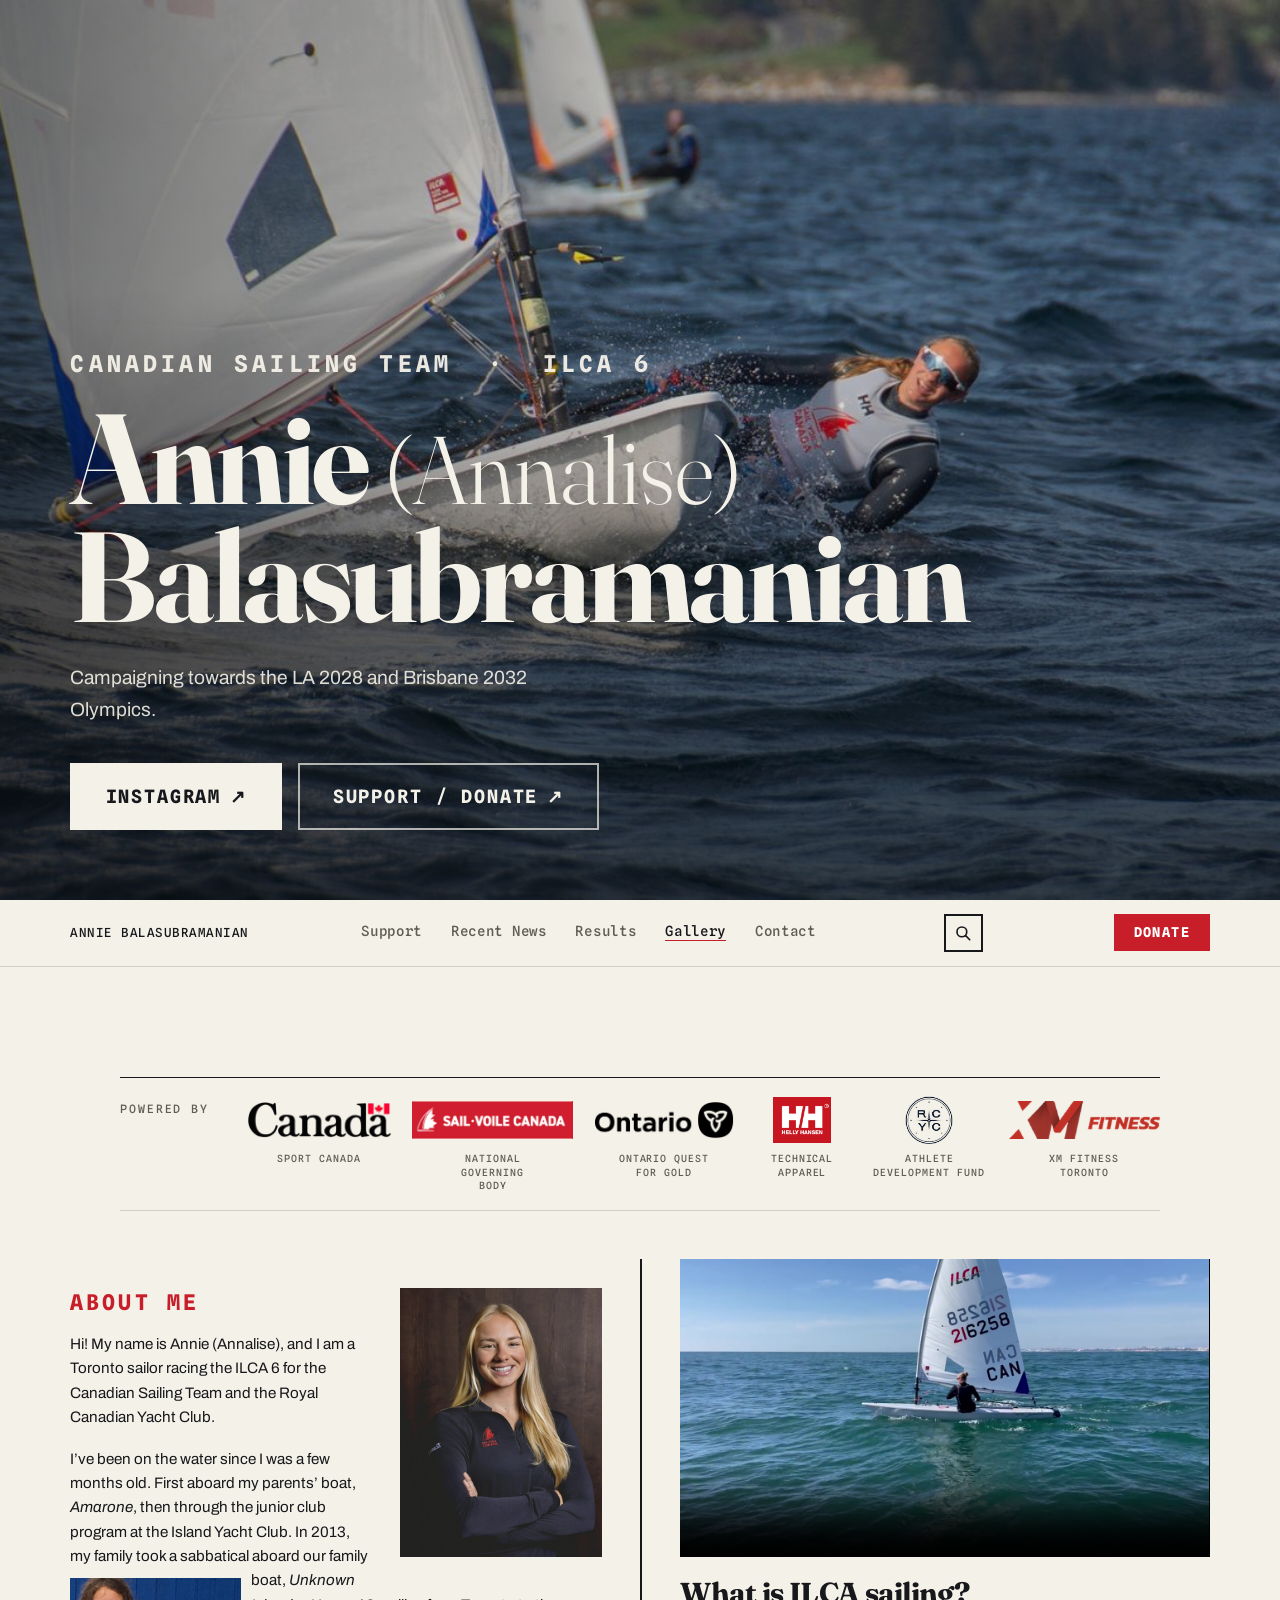
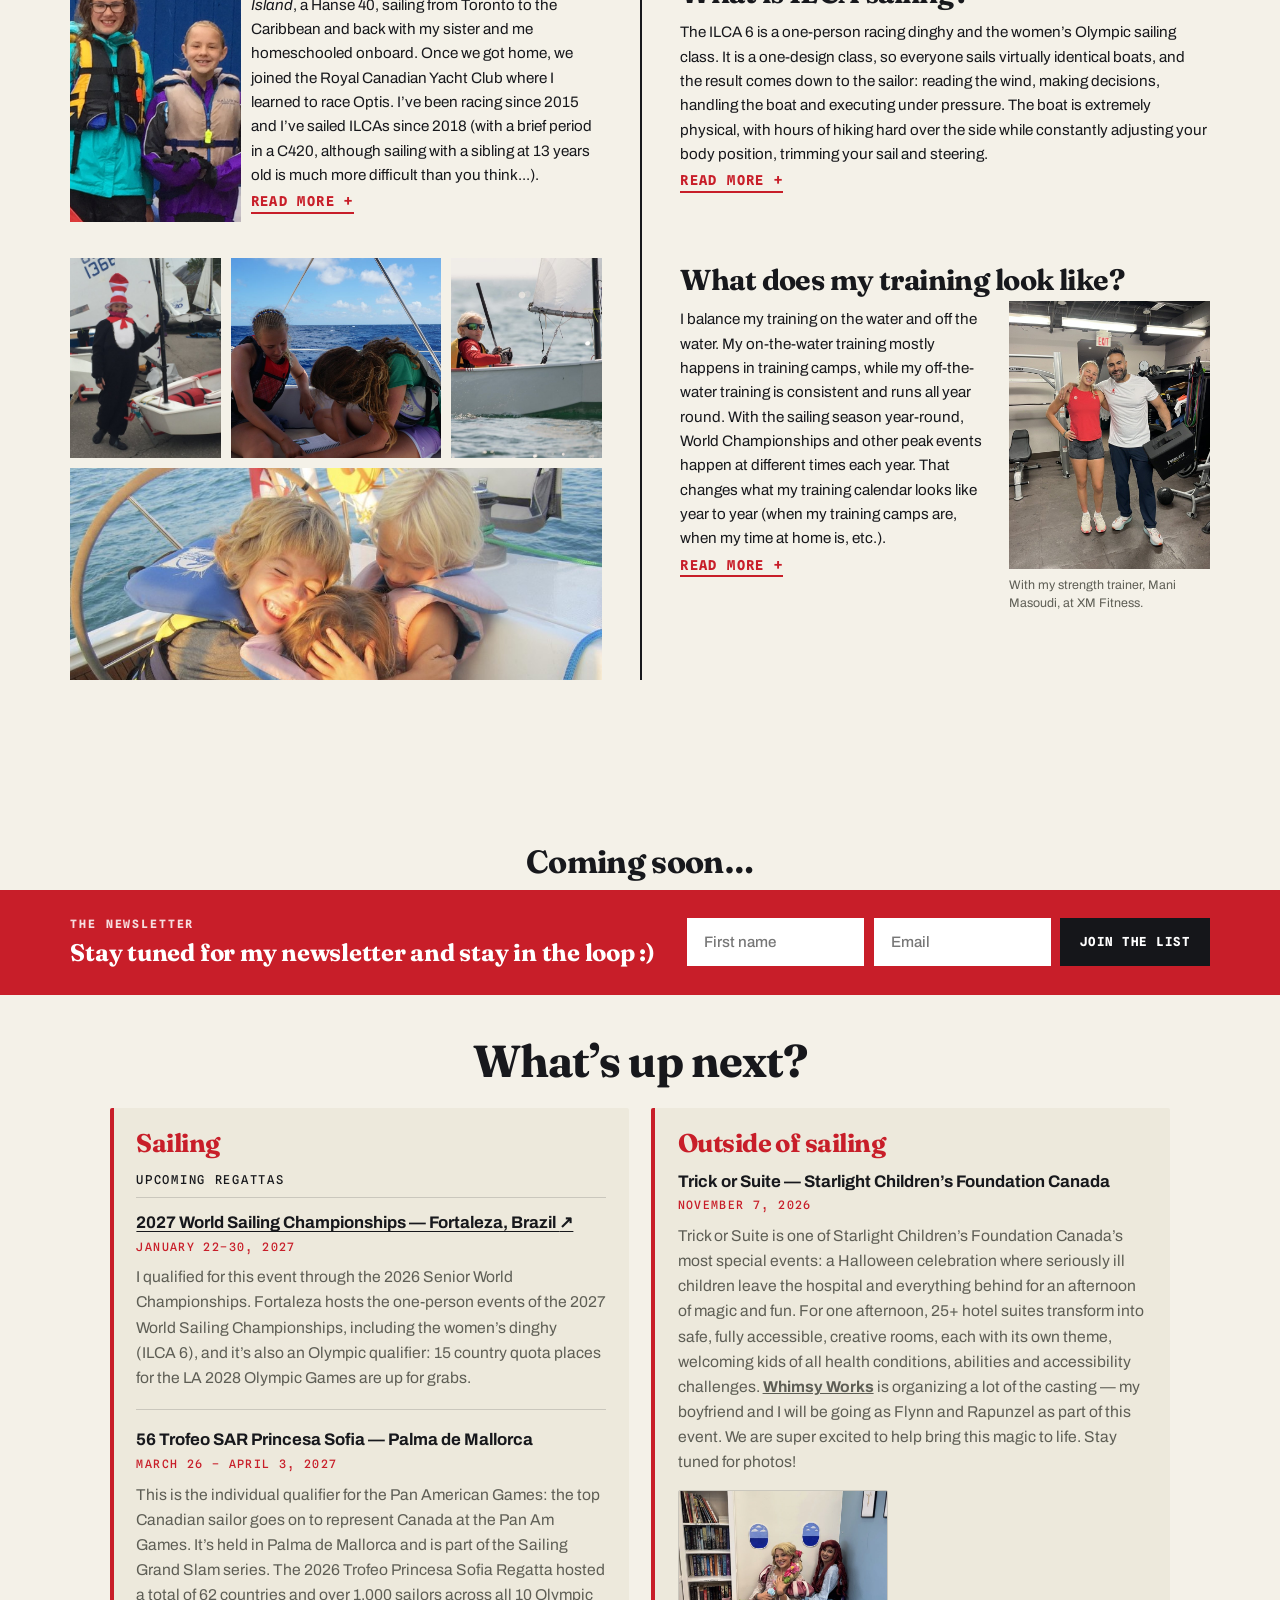
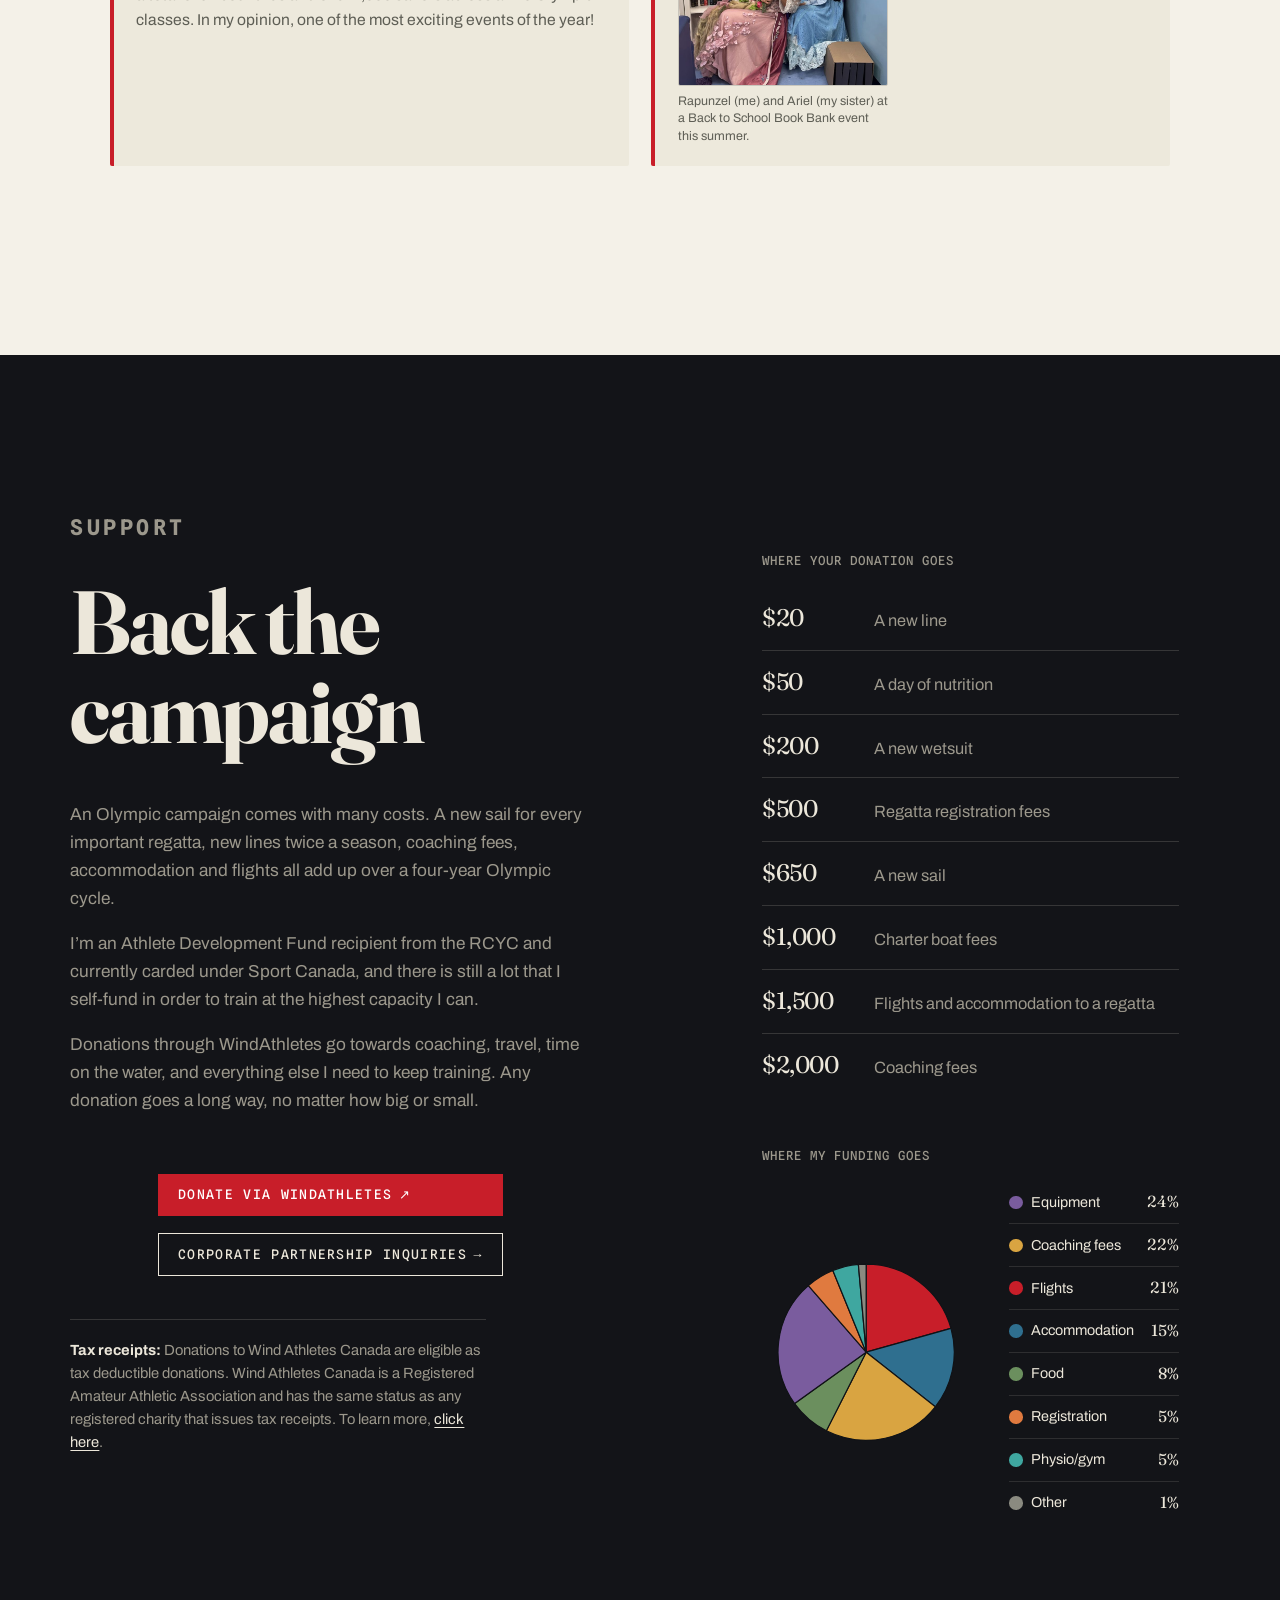
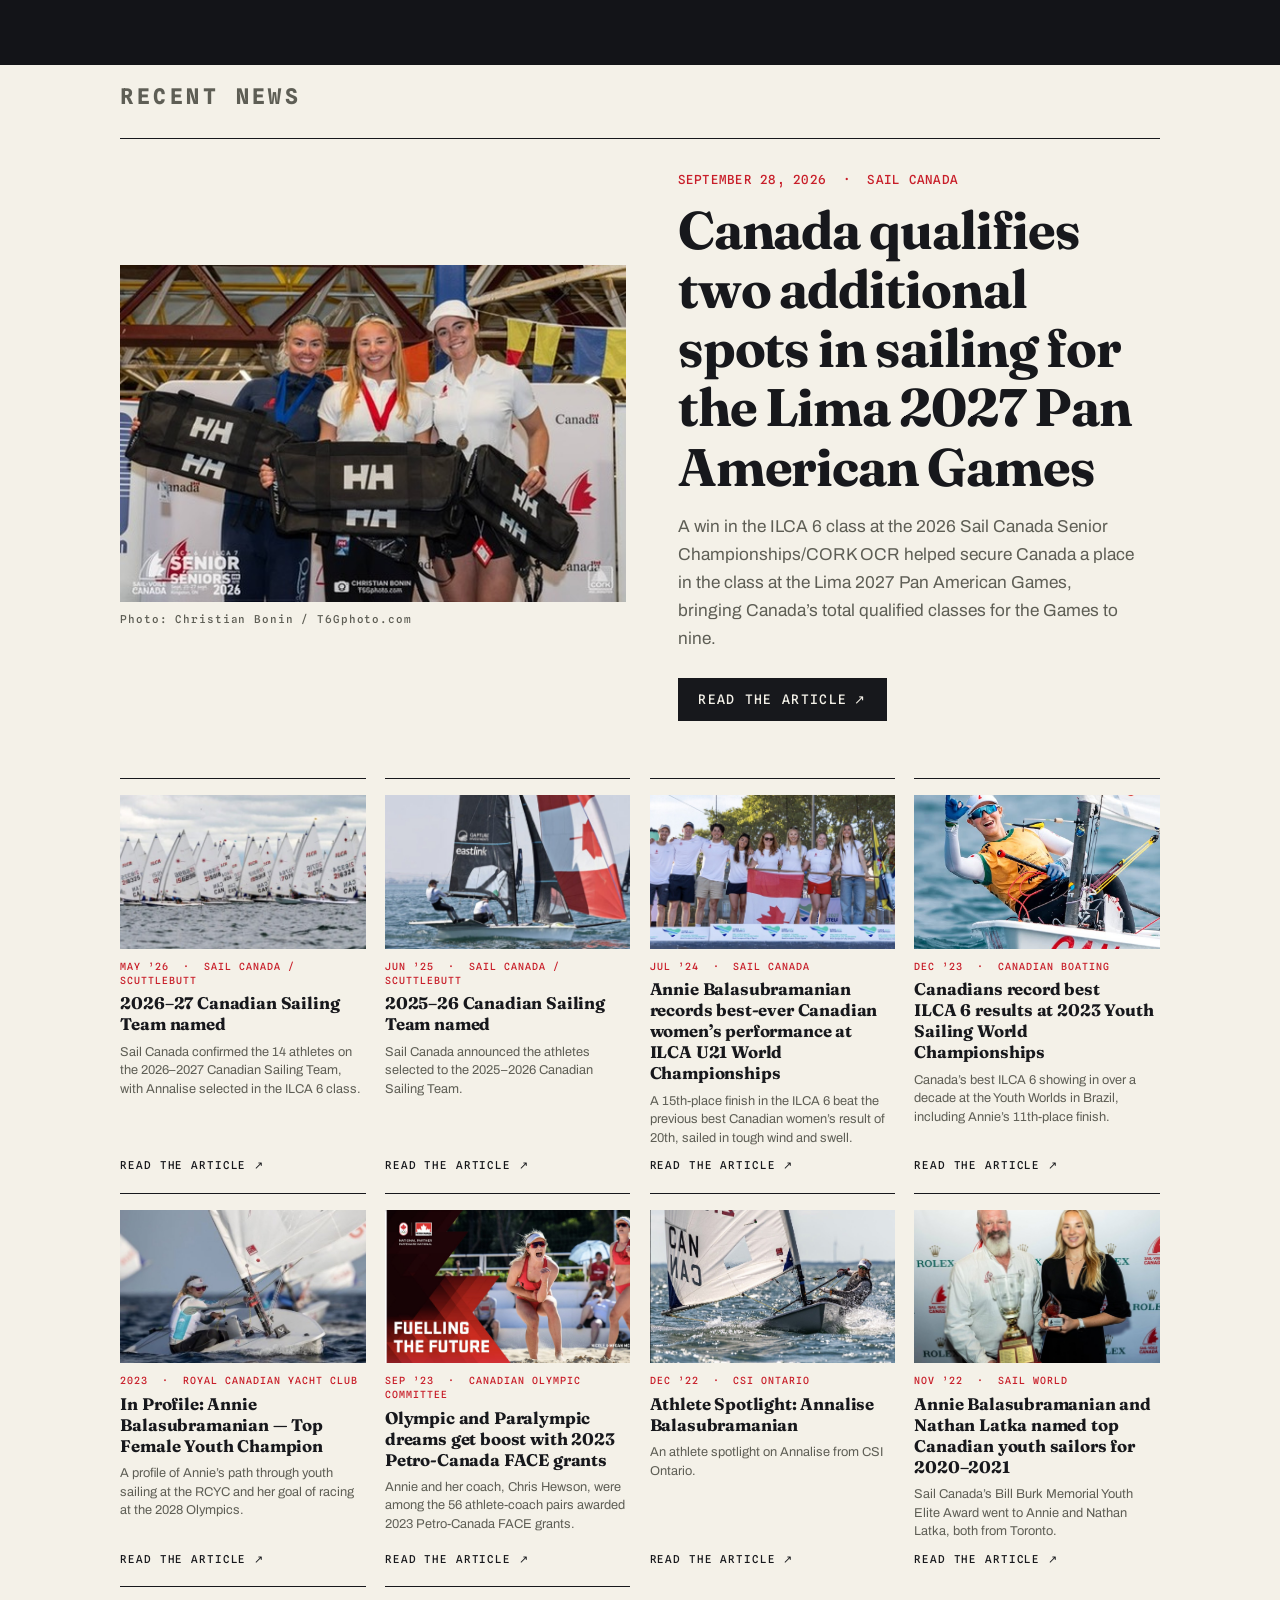
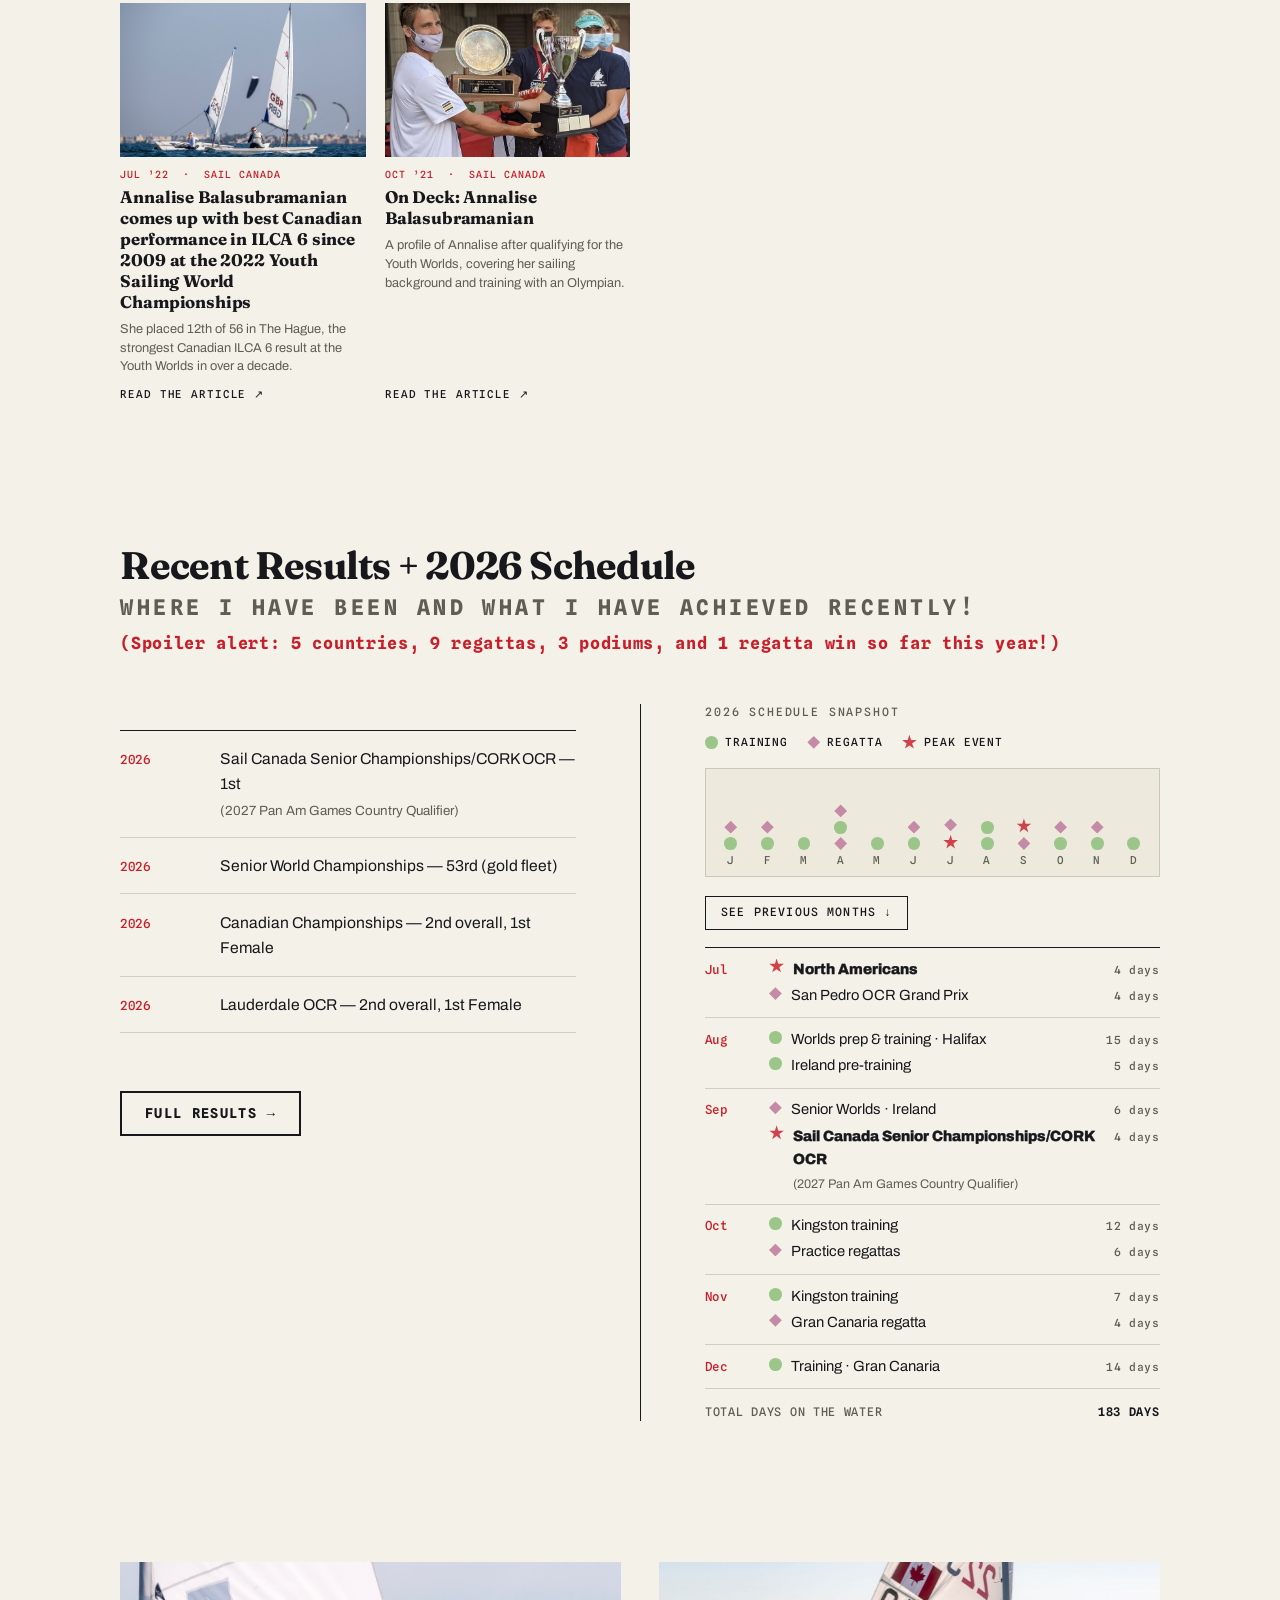
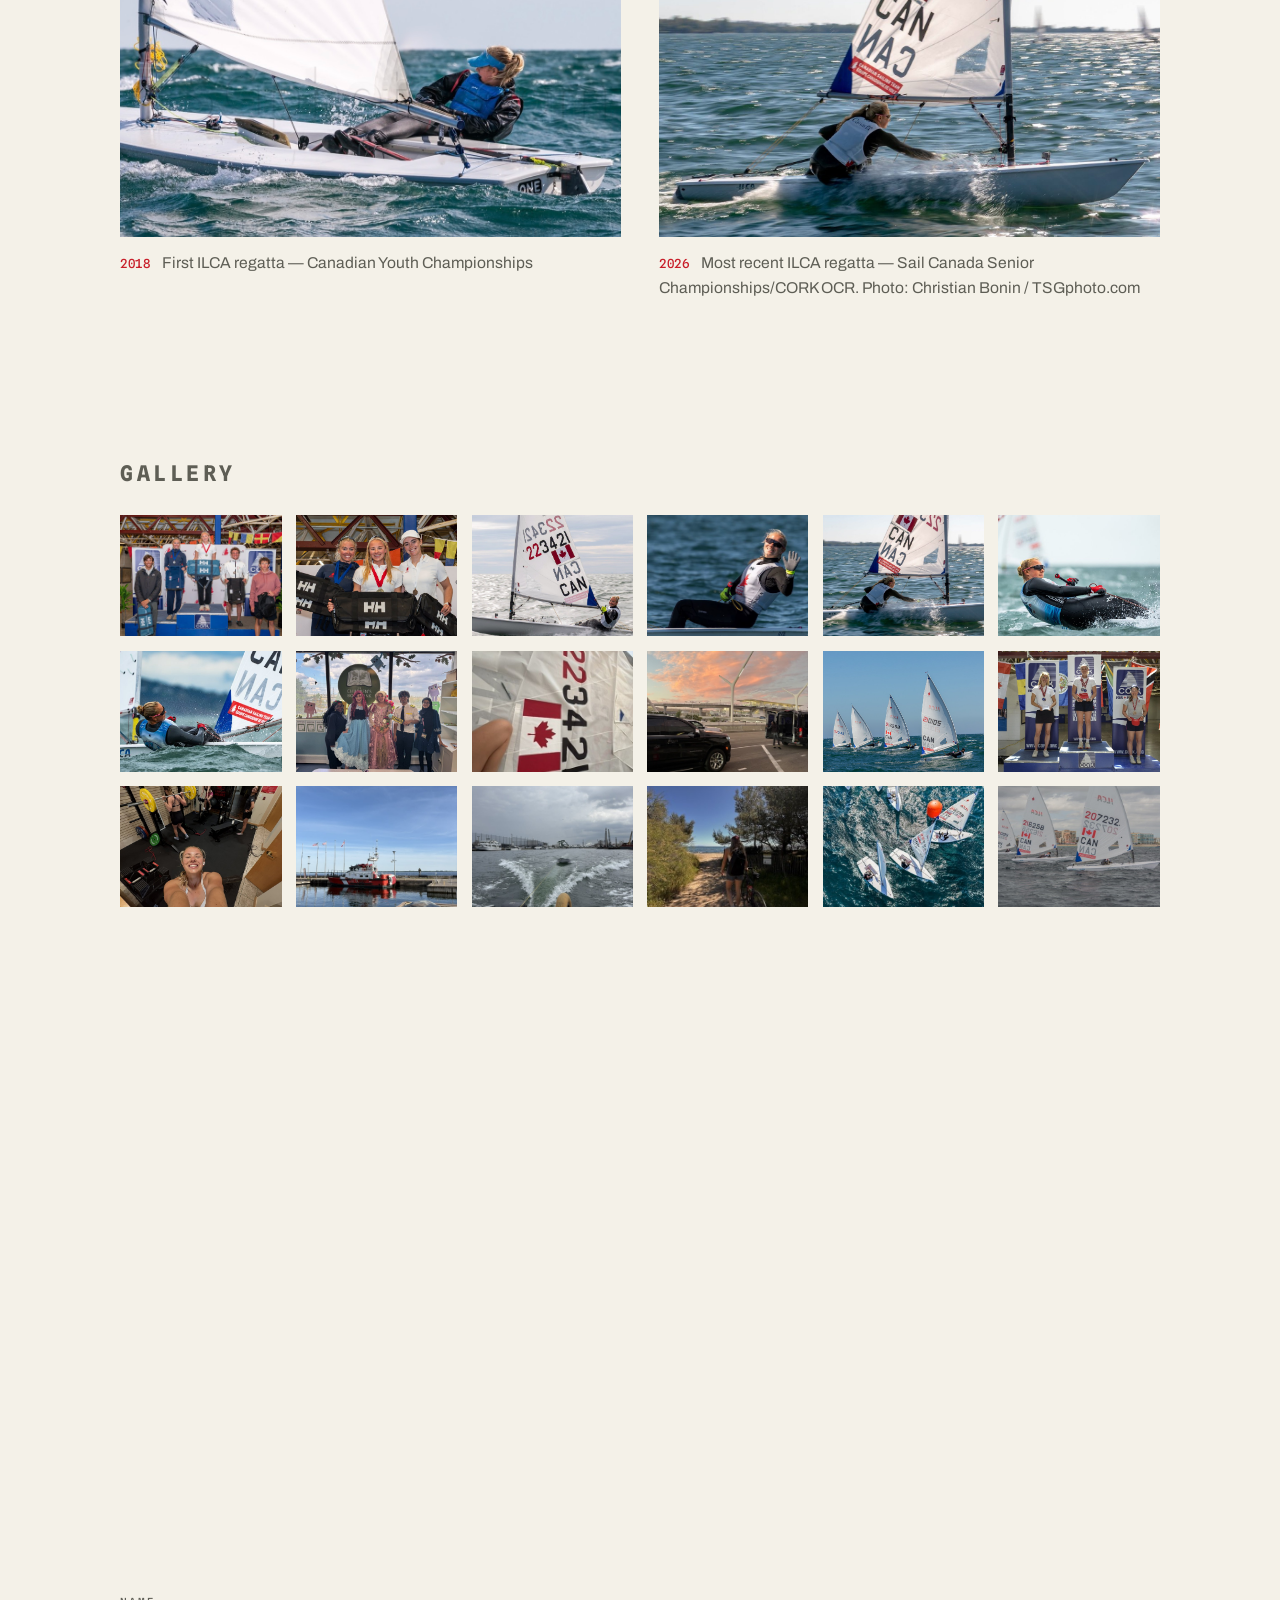
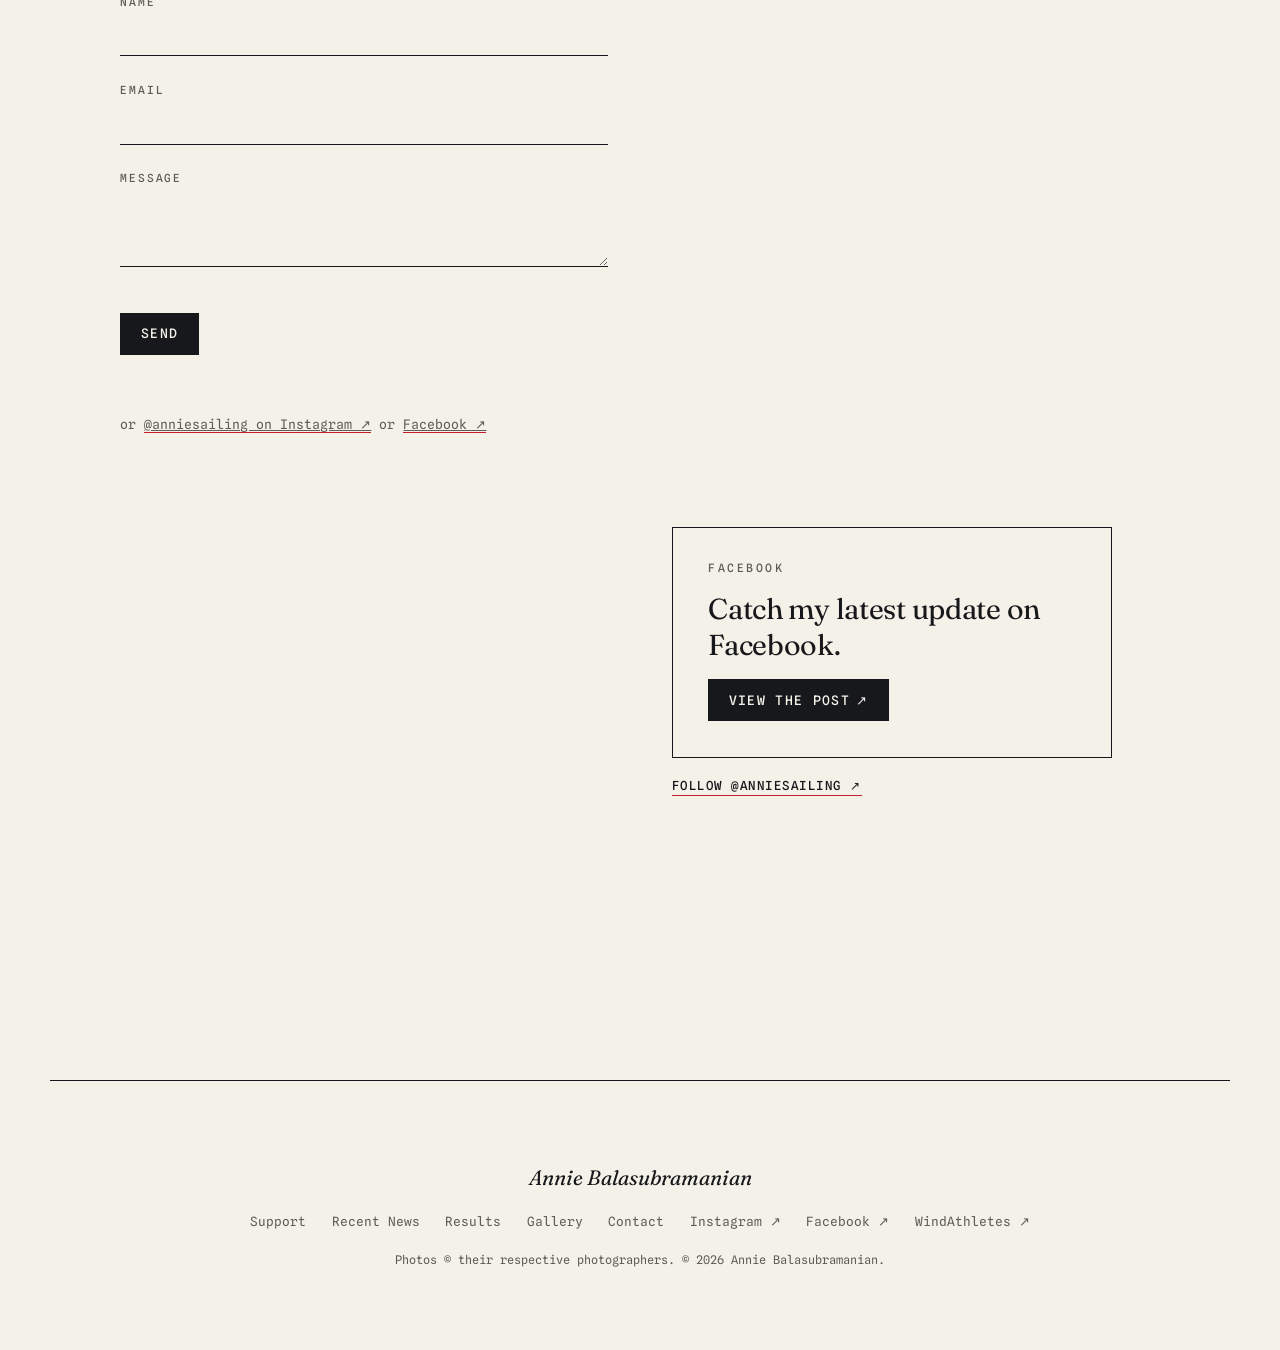
<file: index.html>
<!DOCTYPE html>
<html lang="en">
<head>
<meta charset="UTF-8">
<meta name="color-scheme" content="only light">
<meta name="viewport" content="width=device-width, initial-scale=1">
<title>Annie (Annalise) Balasubramanian — Canadian Sailing Team, ILCA 6 Sailor</title>
<meta name="description" content="Annalise “Annie” Balasubramanian is a Toronto sailor racing the ILCA 6 for the Canadian Sailing Team and the Royal Canadian Yacht Club. Follow her Olympic campaign, results and schedule, and support her through Wind Athletes Canada.">
<meta name="keywords" content="Annalise Balasubramanian, Annie Balasubramanian, Annie Sailing, Canadian Sailing Team, ILCA 6, Laser Radial, Toronto sailor, Royal Canadian Yacht Club">
<link rel="canonical" href="https://anniesailing.ca/">
<script type="application/ld+json">
{"@context":"https://schema.org","@type":"Person","name":"Annalise Balasubramanian","alternateName":["Annie Balasubramanian","Annie Sailing","Annie (Annalise) Balasubramanian","Annalise Balasubramanian"],"url":"https://anniesailing.ca/","jobTitle":"Sailor, Canadian Sailing Team (ILCA 6)","description":"Toronto sailor racing the ILCA 6 for the Canadian Sailing Team and the Royal Canadian Yacht Club.","sameAs":["https://www.instagram.com/anniesailing/","https://www.facebook.com/annie.bala.58/","https://www.windathletes.ca/athletes/annalise-balasubramanian"]}
</script>


<meta property="og:type" content="website">
<meta property="og:url" content="https://anniesailing.ca/">
<meta property="og:title" content="Annie (Annalise) Balasubramanian — Canadian Sailing Team, ILCA 6 Sailor">
<meta property="og:description" content="Canadian national team sailor racing the ILCA 6. Follow or support Annie.">
<meta property="og:image" content="https://anniesailing.ca/assets/img/hero-1200.jpg">
<meta name="twitter:card" content="summary_large_image">

<link rel="icon" href="/favicon.ico" sizes="48x48">
<link rel="icon" href="/favicon.svg" type="image/svg+xml">
<link rel="icon" href="/favicon-48.png" type="image/png" sizes="48x48">
<link rel="icon" href="/favicon-192.png" type="image/png" sizes="192x192">
<link rel="apple-touch-icon" href="/apple-touch-icon.png">

<link rel="preconnect" href="https://fonts.googleapis.com">
<link rel="preconnect" href="https://fonts.gstatic.com" crossorigin>
<link href="https://fonts.googleapis.com/css2?family=Fraunces:ital,opsz,wght@0,9..144,300;0,9..144,400;0,9..144,500;1,9..144,400&family=Archivo:wght@400;500&family=Spline+Sans+Mono:wght@400;500&display=swap" rel="stylesheet">
<link rel="stylesheet" href="assets/css/style.css">
</head>
<body>

<a class="skip" href="#main">Skip to content</a>
<div class="grain" aria-hidden="true"></div>

<!-- ─────────────── HERO ─────────────── -->
<header class="hero" id="top">
  <div class="hero__media">
    <picture>
      <source media="(max-width:639px)" srcset="assets/img/hero-1200.jpg">
      <source media="(min-width:1100px)" srcset="assets/img/hero-2000.jpg">
      <source media="(min-width:640px)" srcset="assets/img/hero-1200.jpg">
      <img src="assets/img/hero-800.jpg" alt="Annie Balasubramanian sailing an ILCA 6 upwind through spray." width="2000" height="1277" fetchpriority="high">
    </picture>
  </div>

  <div class="hero__inner">
    <p class="kicker anim" style="--d:0ms">Canadian Sailing Team &nbsp;·&nbsp; ILCA&nbsp;6</p>
    <h1 class="hero__name">
      <span class="anim" style="--d:70ms">Annie <span class="hero__nick">(Annalise)</span></span>
      <span class="anim" style="--d:140ms">Balasubramanian</span>
    </h1>
    <p class="hero__stand anim" style="--d:220ms">Campaigning towards the LA 2028 and Brisbane 2032 Olympics.</p>
    <div class="hero__cta anim" style="--d:300ms">
      <a class="btn btn--solid" href="https://www.instagram.com/anniesailing/" target="_blank" rel="noopener">Instagram <span aria-hidden="true">↗</span></a>
      <a class="btn" href="https://www.windathletes.ca/athletes/annalise-balasubramanian#wac-donation" target="_blank" rel="noopener">Support / Donate <span aria-hidden="true">↗</span></a>
    </div>
  </div>
</header>

<!-- ─────────────── STICKY INDEX ─────────────── -->
<nav class="index" aria-label="Section navigation">
  <a class="index__name" href="#top">Annie Balasubramanian</a>
  <div class="index__links">
    <a href="#support">Support</a>
    <a href="#news">Recent News</a>
    <a href="#results">Results</a>
    <a href="#gallery">Gallery</a>
    <a href="#contact">Contact</a>
  </div>
  <button class="index__search" type="button" data-search-open aria-label="Search the site"><svg viewBox="0 0 24 24" width="18" height="18" fill="none" stroke="currentColor" stroke-width="2.2" stroke-linecap="round" aria-hidden="true"><circle cx="10.5" cy="10.5" r="6.5"/><path d="M15.5 15.5 21 21"/></svg></button>
  <a class="index__donate" href="https://www.windathletes.ca/athletes/annalise-balasubramanian#wac-donation" target="_blank" rel="noopener">Donate</a>
</nav>

<main id="main">

<!-- ─────────────── SNAPSHOT ─────────────── -->
<section class="section snapshot">
  <div class="powered" aria-label="Sponsors and supporters">
    <p class="powered__label">Powered by</p>
    <ul class="powered__list">
      <li class="powered__item" data-sponsor="sport-canada"><img src="assets/img/logo-sport-canada.png" alt="Sport Canada" width="300" height="78"><small>Sport Canada</small></li>
      <li class="powered__item" data-sponsor="sail-canada"><img src="assets/img/logo-sail-canada.png" alt="Sail Canada" width="688" height="160"><small>National governing body</small></li>
      <li class="powered__item" data-sponsor="ontario"><img src="assets/img/logo-ontario.png" alt="Ontario" width="576" height="154"><small>Ontario Quest for Gold</small></li>
      <li class="powered__item" data-sponsor="helly-hansen"><img src="assets/img/logo-helly-hansen.png" alt="Helly Hansen" width="400" height="315"><small>Technical apparel</small></li>
      <li class="powered__item" data-sponsor="rcyc"><img src="assets/img/logo-rcyc.png" alt="Royal Canadian Yacht Club" width="183" height="181"><small>Athlete Development Fund</small></li>
      <li class="powered__item" data-sponsor="xm-fitness"><img src="assets/img/logo-xm-fitness.png" alt="XM Fitness Toronto" width="442" height="110"><small>XM Fitness Toronto</small></li>
    </ul>
  </div>
  <div class="aboutrow">
  <div class="aboutcol">
  <div class="snapshot__grid">
    <img class="snapshot__photo" src="assets/img/headshot.jpg" alt="Portrait of Annie Balasubramanian in her Sail Canada team top." width="600" height="900" loading="lazy">
    <div class="snapshot__info">
      <p class="snapshot__about"><span class="snapshot__label">About me</span>Hi! My name is Annie (Annalise), and I am a Toronto sailor racing the ILCA&nbsp;6 for the Canadian Sailing Team and the Royal Canadian Yacht Club.</p>
      <figure class="years__lead"><img src="assets/img/years-1.jpg" alt="Annie as a young sailor in a life jacket and rain gear, standing beside Optimist dinghies in the rain." width="946" height="963"></figure>
      <p class="snapshot__bio">I&rsquo;ve been on the water since I was a few months old. First aboard my parents&rsquo; boat, <em>Amarone</em>, then through the junior club program at the Island Yacht Club. In 2013, my family took a sabbatical aboard our family boat, <em>Unknown Island</em>, a Hanse&nbsp;40, sailing from Toronto to the Caribbean and back with my sister and me homeschooled onboard. Once we got home, we joined the Royal Canadian Yacht Club where I learned to race Optis. I&rsquo;ve been racing since 2015 and I&rsquo;ve sailed ILCAs since 2018 (with a brief period in a C420, although sailing with a sibling at 13 years old is much more difficult than you think...).</p>
      <details class="readmore readmore--about">
        <summary><span class="readmore__open">Read more +</span><span class="readmore__close">Read less &minus;</span></summary>
      <p class="snapshot__bio">I was a member of the Ontario Sailing Team from 2019 to 2023, and I&rsquo;ve been on the Canadian Sailing Team since 2023. Now a full-time athlete on the senior national circuit, I&rsquo;m campaigning for the LA&nbsp;2028 and Brisbane&nbsp;2032 Olympics, and hope to be for younger sailors what the older girls were for me.</p>
      <p class="snapshot__bio">Throughout my time as a youth sailor I qualified for three ISAF Youth Worlds - the U19 World Championships which happen every year, where only the top sailor per gender per class and per country qualifies to go. These regattas were a huge stepping stone for me. My first one, in Oman 2021, was the first international regatta I had done in an ILCA&nbsp;6 as COVID had halted all travel. Sailing being an outdoor sport I made the most of it and kept training through the COVID years, even bundled in layers to get on the water as early as late March! That first summer during COVID I dislocated my shoulder one of the first times we were back on the water as a team. This set me back a few months. Rehabbing this injury and lots of hours in the gym kept things under control for a few years. The injury came up again at the 2024 Under&nbsp;21 World Championships, where my shoulder dislocated rounding a top mark. I was able to set it back in place and finish that race in 14th. I went on to finish the regatta in 15th, Canada&rsquo;s best result at a U21 World Championship, and I was super proud of that despite the speed bump. Now it feels a little surreal to be out of the youth fleets, but I&rsquo;m excited to hit the senior fleet running at full speed and ready to tackle anything that gets in my way.</p>
      <p class="snapshot__bio">Representing Canada at my first ISAF Youth Worlds was an unforgettable experience. In 2021 I was 16 years old, had only been sailing the ILCA for two years, and didn&rsquo;t have a clear idea of where this sport could take me. Having Canada on the back of all my t-shirts and holding the flag through the opening ceremony was something 15-year-old Annie never thought was attainable. Since then, I&rsquo;ve spent four years on the Canadian national team, been to multiple world championships, finished top 10 at a Youth Worlds, and now raced in the gold fleet at my first Senior World Championships, none of which she ever would have imagined. I was pretty sure I preferred gymnastics and dance back then, but somehow I ended up here. I love it so much, and I wouldn&rsquo;t trade it for anything. I&rsquo;m so fortunate and grateful to have the support behind me to give everything I have to this sport and push to qualify for the Olympics.</p>
      <figure class="about__whimsy"><img src="assets/img/whimsy-works.jpg" alt="Princess story time with Whimsy Works: costumed characters reading a storybook to children on the grass." loading="lazy"></figure>
      <p class="snapshot__bio">While I&rsquo;m not training or in my boat, I love to give back to the community through my sister&rsquo;s not-for-profit organization, <a href="https://whimsyworks.ca/" target="_blank" rel="noopener"><strong>Whimsy Works</strong></a>.</p>
      <p class="snapshot__bio">Most of my volunteering with <a href="https://whimsyworks.ca/" target="_blank" rel="noopener"><strong>Whimsy Works</strong></a> has been at book banks and other fundraising events. At the book bank, I&rsquo;ve dressed up as Anna alongside my sister as Elsa, and as Rapunzel for book readings and themed events! I&rsquo;ve also had so much fun being Rapunzel (my favourite princess to be!!) at a Canada Day childhood cancer fundraiser with Donate4Kids. Another memorable event was when I went as Wonder Woman at <a href="https://www.treataccessibly.com/" target="_blank" rel="noopener">Treat Accessibility</a> - a community organization that makes Halloween accessible to every child. Putting a smile on these kids&rsquo; faces is more of a reward than standing on a podium!</p>
      <p class="snapshot__bio">With whatever free time I have at home, I love practicing my guitar, a hobby I&rsquo;ve carried since I was 10 years old and picked up from my dad. I also love spending time with my family. Full family dinners are the norm, even with my sister and I (23 and 21) all over the city and world all the time. It&rsquo;s a value that we have to be together as much as possible, probably something we picked up from spending so much time living on a 40-foot boat!</p>
      </details>
    </div>
  </div>
  <div class="years" aria-label="Annie sailing through the years">
      <figure class="years__item" style="--r:0.982"><img src="assets/img/years-1.jpg" alt="Annie as a young sailor in a life jacket and rain gear, standing beside Optimist dinghies in the rain." width="946" height="963" loading="lazy"></figure>
      <figure class="years__item" style="--r:0.750"><img src="assets/img/years-2.jpg" alt="Annie in a Cat in the Hat costume beside her Optimist dinghy." width="900" height="1200" loading="lazy"></figure>
      <figure class="years__item" style="--r:1.506"><img src="assets/img/years-3.jpg" alt="Annie in a life jacket on a sailboat at sea, studying a book during the family sabbatical." width="1200" height="797" loading="lazy"></figure>
      <figure class="years__item" style="--r:1.535"><img src="assets/img/years-4.jpg" alt="Annie racing an Optimist at the 2016 Canadian Optimist Championships." width="1200" height="782" loading="lazy"></figure>
      <figure class="years__item" style="--r:1.333"><img src="assets/img/years-hug.jpg" alt="Three young sailors in life jackets hugging on the deck of the family sailboat." width="856" height="642" loading="lazy"></figure>
  </div>
  </div>
  <div class="explain">
    <figure class="explain__video">
      <video controls muted loop autoplay playsinline preload="auto" poster="assets/video/ilca-body-position.jpg" src="assets/video/ilca-body-position.mp4"></video>
    </figure>
    <div class="explain__text">
      <h3 class="snapshot__sub">What is ILCA sailing?</h3>
      <p class="snapshot__bio snapshot__bio--tight">The ILCA&nbsp;6 is a one-person racing dinghy and the women&rsquo;s Olympic sailing class. It is a one-design class, so everyone sails virtually identical boats, and the result comes down to the sailor: reading the wind, making decisions, handling the boat and executing under pressure. The boat is extremely physical, with hours of hiking hard over the side while constantly adjusting your body position, trimming your sail and steering.</p>
      <details class="readmore">
        <summary><span class="readmore__open">Read more +</span><span class="readmore__close">Read less &minus;</span></summary>
      <p class="snapshot__bio">In a regatta, there are usually three races a day over a four to six day racing period, depending on the regatta. Races last 40 to 60 minutes in anything from 5 to 30 knots. Scoring is low-point: 1 point for first, 2 points for second, and so on. Each sailor&rsquo;s worst race gets discarded, so consistency matters the most. A World Championship runs for six days of racing. At the end of the five days, the top 10 sailors will race in what&rsquo;s called a medal race on the sixth day: two short, high-intensity races where the points are condensed and anybody in the top 10 gets a shot at a medal. (The goal is to get into that top 10 &#128540;)</p>
      <p class="snapshot__bio">A full-time campaign is year-round and worldwide, with World Championships, Grand Slams, North American Championships and Canadian Championships happening from January to December. Every racing venue is different, and it all comes down to reading the conditions and getting the most speed out of the boat.</p>
      </details>
    </div>
  <div class="training">
    <h3 class="snapshot__sub">What does my training look like?</h3>
    <figure class="training__photo"><img src="assets/img/training-mani.jpg" alt="Annie and her strength trainer, Mani Masoudi, smiling together in the gym." width="768" height="1024" loading="lazy"><figcaption>With my strength trainer, Mani Masoudi, at XM Fitness.</figcaption></figure>
    <p class="snapshot__bio snapshot__bio--tight">I balance my training on the water and off the water. My on-the-water training mostly happens in training camps, while my off-the-water training is consistent and runs all year round. With the sailing season year-round, World Championships and other peak events happen at different times each year. That changes what my training calendar looks like year to year (when my training camps are, when my time at home is, etc.).</p>
    <details class="readmore">
      <summary><span class="readmore__open">Read more +</span><span class="readmore__close">Read less &minus;</span></summary>
    <p class="snapshot__bio"><strong>Off the water.</strong> I do cardio five days a week: three interval rides to build my VO2 max, one endurance ride for my aerobic base and recovery, and one short recovery ride. The goal is that when I&rsquo;m not on the water, my heart rate zone load is close to what it would be in a sailing week. I also train in the gym four days a week, on a program written by my strength trainer, Mani Masoudi at XM Fitness. In a full load week at home with no sailing, the gym and cardio add up to around 9.5 hours of training.</p>
    <p class="snapshot__bio"><strong>On the water.</strong> At training camps we sail for about three hours at a time and do our strength and conditioning program on top of that. In a camp week, sailing and gym together come out to around 24 hours of training. The focus of each camp changes through the season: upwind speed, downwind speed, boat handling, or racing. Leading up to the 2026 World Championships, May and June were all about speed, so that by the time we got closer to our most important regatta, all we had to focus on was racing and start line skills because we were already confident in our speed.</p>
    <p class="snapshot__bio"><strong>Regattas.</strong> During a regatta, the time on the water adds up fast: at this year&rsquo;s World Championships in September, we sailed about 30 hours over the week. A normal training week won&rsquo;t be that extreme, but the goal is to build up so that 30 hours feels doable.</p>
    <p class="snapshot__bio"><strong>Recovery.</strong> None of it works without proper recovery and nutrition. Recovery rides, stretching, physio, my Normatec boots, and my massage gun are all part of the routine too.</p>
    </details>
  </div>
  </div>
  </div>
</section>

<!-- ─────────────── NEWSLETTER BAR ─────────────── -->
<p class="soon-label">Coming soon&hellip;</p>
<div class="newsbar newsbar--soon">
  <span class="newsbar__inner newsbar__inner--form">
    <span class="newsbar__text">
      <span class="newsbar__kicker">The newsletter</span>
      <span class="newsbar__title">Stay tuned for my newsletter and stay in the loop :)</span>
    </span>
    <form class="nbform" id="nb-form" action="https://api.web3forms.com/submit" method="POST">
      <input type="hidden" name="access_key" value="4fe59f4c-4e31-4375-b5a3-5883f3d20dca">
      <input type="hidden" name="subject" value="New newsletter signup">
      <input type="hidden" name="from_name" value="anniesailing.ca newsletter">
      <input type="checkbox" name="botcheck" tabindex="-1" autocomplete="off" style="display:none">
      <div class="nbform__row">
        <input name="name" type="text" placeholder="First name" aria-label="First name" autocomplete="given-name" required>
        <input name="email" type="email" placeholder="Email" aria-label="Email" autocomplete="email" required>
        <button type="submit">Join the list</button>
      </div>
      <p class="nbform__status" id="nb-status" role="status" aria-live="polite"></p>
    </form>
  </span>
</div>
<!-- ─────────────── WHAT'S UP NEXT ─────────────── -->
<section class="upnext" id="up-next">
  <h2 class="upnext__title reveal">What&rsquo;s up next?</h2>
  <div class="upnext__grid">
    <details class="next next--half reveal" open>
      <summary class="next__title"><span>Sailing</span><span class="next__chev" aria-hidden="true">&darr;</span></summary>
      <details class="next__sub" open>
        <summary class="next__subsum"><span>Upcoming regattas</span><span class="next__chev" aria-hidden="true">&darr;</span></summary>
      <div class="next__item">
        <p class="next__event"><a href="https://www.sailing.org/2025/03/27/fortaleza-selected-to-host-2027-world-sailing-championships-one-person-events/" target="_blank" rel="noopener">2027 World Sailing Championships &mdash; Fortaleza, Brazil <span aria-hidden="true">&nearr;</span></a></p>
        <p class="next__when">January 22&ndash;30, 2027</p>
        <p class="next__body">I qualified for this event through the 2026 Senior World Championships. Fortaleza hosts the one-person events of the 2027 World Sailing Championships, including the women&rsquo;s dinghy (ILCA&nbsp;6), and it&rsquo;s also an Olympic qualifier: 15 country quota places for the LA 2028 Olympic Games are up for grabs.</p>
      </div>
      <div class="next__item">
        <p class="next__event">56 Trofeo SAR Princesa Sofia &mdash; Palma de Mallorca</p>
        <p class="next__when">March 26 &ndash; April 3, 2027</p>
        <p class="next__body">This is the individual qualifier for the Pan American Games: the top Canadian sailor goes on to represent Canada at the Pan Am Games. It&rsquo;s held in Palma de Mallorca and is part of the Sailing Grand Slam series. The 2026 Trofeo Princesa Sofia Regatta hosted a total of 62 countries and over 1,000 sailors across all 10 Olympic classes. In my opinion, one of the most exciting events of the year!</p>
      </div>
      </details>
    </details>
    <details class="next next--half reveal" open>
      <summary class="next__title"><span>Outside of sailing</span><span class="next__chev" aria-hidden="true">&darr;</span></summary>
      <div class="next__item">
        <p class="next__event">Trick or Suite &mdash; Starlight Children&rsquo;s Foundation Canada</p>
        <p class="next__when">November 7, 2026</p>
        <p class="next__body">Trick or Suite is one of Starlight Children&rsquo;s Foundation Canada&rsquo;s most special events: a Halloween celebration where seriously ill children leave the hospital and everything behind for an afternoon of magic and fun. For one afternoon, 25+ hotel suites transform into safe, fully accessible, creative rooms, each with its own theme, welcoming kids of all health conditions, abilities and accessibility challenges. <a href="https://whimsyworks.ca/" target="_blank" rel="noopener"><strong>Whimsy Works</strong></a> is organizing a lot of the casting &mdash; my boyfriend and I will be going as Flynn and Rapunzel as part of this event. We are super excited to help bring this magic to life. Stay tuned for photos!</p>
        <figure class="next__photo"><img src="assets/img/trick-or-suite.jpg" alt="Two costumed Whimsy Works princesses, Rapunzel and Ariel, posing together in a cozy book corner." width="800" height="745" loading="lazy"><figcaption>Rapunzel (me) and Ariel (my sister) at a Back to School Book Bank event this summer.</figcaption></figure>
      </div>
    </details>
  </div>
</section>
<script>
  (function () {
    try {
      var mq = window.matchMedia('(max-width:760px)');
      function sync() {
        document.querySelectorAll('.upnext details').forEach(function (d) {
          if (d.classList.contains('next__sub')) { d.setAttribute('open', ''); return; }
          if (mq.matches) d.removeAttribute('open'); else d.setAttribute('open', '');
        });
      }
      sync();
      (mq.addEventListener ? mq.addEventListener('change', sync) : mq.addListener(sync));
    } catch (e) {}
  })();
</script>
<script>
  (function () {
    var form = document.getElementById("nb-form");
    if (!form) return;
    var status = document.getElementById("nb-status");
    var key = form.querySelector('[name="access_key"]');
    var btn = form.querySelector('button[type="submit"]');
    form.addEventListener("submit", function (ev) {
      ev.preventDefault();
      status.className = "nbform__status";
      if (!key.value || key.value.indexOf("REPLACE_WITH") === 0) {
        status.className = "nbform__status err";
        status.textContent = "Signups aren\u2019t open just yet. Please check back soon.";
        return;
      }
      btn.disabled = true; btn.textContent = "Joining\u2026";
      fetch("https://api.web3forms.com/submit", { method: "POST", headers: { "Accept": "application/json" }, body: new FormData(form) })
        .then(function (r) { return r.json(); })
        .then(function (d) {
          if (d.success) { form.reset(); status.className = "nbform__status ok"; status.textContent = "You\u2019re on the list! Thanks for joining."; }
          else { throw new Error(); }
        })
        .catch(function () { status.className = "nbform__status err"; status.textContent = "Something went wrong. Please try again in a moment."; })
        .then(function () { btn.disabled = false; btn.textContent = "Join the list"; });
    });
  })();
</script>

<!-- ─────────────── SUPPORT ─────────────── -->
<section class="section support" id="support">
  <div class="support__inner support__grid">
    <div class="support__main">
      <p class="label label--light reveal">Support</p>
      <h2 class="support__head reveal">Back the campaign</h2>
      <p class="support__body reveal">An Olympic campaign comes with many costs. A new sail for every important regatta, new lines twice a season, coaching fees, accommodation and flights all add up over a four-year Olympic cycle.</p>
      <p class="support__body reveal">I&rsquo;m an Athlete Development Fund recipient from the RCYC and currently carded under Sport Canada, and there is still a lot that I self-fund in order to train at the highest capacity I can.</p>
      <p class="support__body reveal">Donations through WindAthletes go towards coaching, travel, time on the water, and everything else I need to keep training. Any donation goes a long way, no matter how big or small.</p>
      <div class="support__actions">
      <div class="support__cta reveal">
        <a class="btn btn--solid" href="https://www.windathletes.ca/athletes/annalise-balasubramanian#wac-donation" target="_blank" rel="noopener">Donate via WindAthletes <span aria-hidden="true">↗</span></a>
        <a class="btn btn--ghost" href="#contact">Corporate partnership inquiries <span aria-hidden="true">→</span></a>
      </div>
      </div>
      <p class="gives__tax reveal"><strong>Tax receipts:</strong> Donations to Wind Athletes Canada are eligible as tax deductible donations. Wind Athletes Canada is a Registered Amateur Athletic Association and has the same status as any registered charity that issues tax receipts. To learn more, <a href="https://www.windathletes.ca/donate" target="_blank" rel="noopener">click here</a>.</p>
    </div>
    <aside class="gives reveal" aria-label="What your donation goes to">
      <p class="gives__title">Where your donation goes</p>
      <ul class="gives__list">
        <li><span class="gives__amt">$20</span><span class="gives__what">A new line</span></li>
        <li><span class="gives__amt">$50</span><span class="gives__what">A day of nutrition</span></li>
        <li><span class="gives__amt">$200</span><span class="gives__what">A new wetsuit</span></li>
        <li><span class="gives__amt">$500</span><span class="gives__what">Regatta registration fees</span></li>
        <li><span class="gives__amt">$650</span><span class="gives__what">A new sail</span></li>
        <li><span class="gives__amt">$1,000</span><span class="gives__what">Charter boat fees</span></li>
        <li><span class="gives__amt">$1,500</span><span class="gives__what">Flights and accommodation to a regatta</span></li>
        <li><span class="gives__amt">$2,000</span><span class="gives__what">Coaching fees</span></li>
      </ul>
    </aside>
    <div class="gpie gpie--list"><p class="gives__title">Where my funding goes</p><div class="gpie__row"><div class="gpie__pie"><svg viewBox="0 0 260 260" role="img" aria-label="Pie chart of how my funding is spent, by category"><path d="M130,130 L130,20 A110,110 0 0 1 235.8911949697096,100.21653432041624 Z" fill="#C81E29" stroke="#101216" stroke-width="1.5"/><path d="M130,130 L235.8911949697096,100.21653432041624 A110,110 0 0 1 216.3366126369885,198.16149439654765 Z" fill="#2F6F8F" stroke="#101216" stroke-width="1.5"/><path d="M130,130 L216.3366126369885,198.16149439654765 A110,110 0 0 1 80.34953611379554,228.1571772000637 Z" fill="#D9A441" stroke="#101216" stroke-width="1.5"/><path d="M130,130 L80.34953611379554,228.1571772000637 A110,110 0 0 1 40.66473305333987,194.18107259596846 Z" fill="#6B8F5E" stroke="#101216" stroke-width="1.5"/><path d="M130,130 L40.66473305333987,194.18107259596846 A110,110 0 0 1 57.853140077778335,46.96488331215927 Z" fill="#7A5C9E" stroke="#101216" stroke-width="1.5"/><path d="M130,130 L57.853140077778335,46.96488331215927 A110,110 0 0 1 88.43843338727063,28.15386025628827 Z" fill="#E07A3F" stroke="#101216" stroke-width="1.5"/><path d="M130,130 L88.43843338727063,28.15386025628827 A110,110 0 0 1 120.2722852603685,20.430973510100245 Z" fill="#3FA7A0" stroke="#101216" stroke-width="1.5"/><path d="M130,130 L120.2722852603685,20.430973510100245 A110,110 0 0 1 129.99999999999997,20 Z" fill="#8A8A80" stroke="#101216" stroke-width="1.5"/></svg></div><ul class="gpie__key"><li><i style="background:#7A5C9E"></i><span>Equipment</span><b>24%</b></li><li><i style="background:#D9A441"></i><span>Coaching fees</span><b>22%</b></li><li><i style="background:#C81E29"></i><span>Flights</span><b>21%</b></li><li><i style="background:#2F6F8F"></i><span>Accommodation</span><b>15%</b></li><li><i style="background:#6B8F5E"></i><span>Food</span><b>8%</b></li><li><i style="background:#E07A3F"></i><span>Registration</span><b>5%</b></li><li><i style="background:#3FA7A0"></i><span>Physio/gym</span><b>5%</b></li><li><i style="background:#8A8A80"></i><span>Other</span><b>1%</b></li></ul></div></div>
  </div>
</section>

<!-- ─────────────── RECENT NEWS ─────────────── -->
<section class="section news" id="news">
  <p class="label reveal">Recent news</p>

  <article class="feature reveal">
    <figure class="feature__media">
      <img src="assets/img/news-lima-qualifier.jpg" alt="Medal podium at the 2026 Sail Canada Senior Championships/CORK OCR." width="540" height="360" loading="lazy">
      <figcaption>Photo: Christian Bonin / T6Gphoto.com</figcaption>
    </figure>
    <div class="feature__body">
      <p class="feature__date">September 28, 2026 &nbsp;·&nbsp; Sail Canada</p>
      <h2 class="feature__title">Canada qualifies two additional spots in sailing for the Lima 2027 Pan American Games</h2>
      <p class="feature__text">A win in the ILCA&nbsp;6 class at the 2026 Sail Canada Senior Championships/CORK OCR helped secure Canada a place in the class at the Lima 2027 Pan American Games, bringing Canada&rsquo;s total qualified classes for the Games to nine.</p>
      <a class="btn btn--solid" href="https://www.sailing.ca/canada-qualifies-two-additional-spots-in-sailing-for-the-lima-2027-pan-american-games/" target="_blank" rel="noopener">Read the article <span aria-hidden="true">↗</span></a>
    </div>
  </article>

  <div class="ngrid">
    <a class="ncard reveal" href="https://www.sailingscuttlebutt.com/2026/05/21/2026-27-canadian-sailing-team/" target="_blank" rel="noopener">
      <img src="assets/img/news-canadian-team-2026.jpg" alt="ILCA 6 fleet on the start line." loading="lazy">
      <p class="ncard__meta">May &rsquo;26 &nbsp;&middot;&nbsp; Sail Canada / Scuttlebutt</p>
      <h3 class="ncard__title">2026&ndash;27 Canadian Sailing Team named</h3>
      <p class="ncard__text">Sail Canada confirmed the 14 athletes on the 2026&ndash;2027 Canadian Sailing Team, with Annalise selected in the ILCA&nbsp;6 class.</p>
      <span class="ncard__more">Read the article <span aria-hidden="true">&#8599;</span></span>
    </a>
    <a class="ncard reveal" href="https://www.sailingscuttlebutt.com/2025/06/26/2025-26-canadian-sailing-team/" target="_blank" rel="noopener">
      <img src="assets/img/news-canadian-team-2025.jpg" alt="Canadian Sailing Team 2025–2026 logo over a fleet of ILCA sailboats." loading="lazy">
      <p class="ncard__meta">Jun &rsquo;25 &nbsp;&middot;&nbsp; Sail Canada / Scuttlebutt</p>
      <h3 class="ncard__title">2025&ndash;26 Canadian Sailing Team named</h3>
      <p class="ncard__text">Sail Canada announced the athletes selected to the 2025&ndash;2026 Canadian Sailing Team.</p>
      <span class="ncard__more">Read the article <span aria-hidden="true">&#8599;</span></span>
    </a>
    <a class="ncard reveal" href="https://www.sailing.ca/annie-balasubramanian-records-best-ever-canadian-womens-performance-at-ilca-u21-world-championships/" target="_blank" rel="noopener">
      <img src="assets/img/u21-worlds-opening-2024.jpg" alt="Team Canada at the 2024 ILCA U21 World Championships opening ceremony." loading="lazy">
      <p class="ncard__meta">Jul &rsquo;24 &nbsp;&middot;&nbsp; Sail Canada</p>
      <h3 class="ncard__title">Annie Balasubramanian records best-ever Canadian women&rsquo;s performance at ILCA U21 World Championships</h3>
      <p class="ncard__text">A 15th-place finish in the ILCA&nbsp;6 beat the previous best Canadian women&rsquo;s result of 20th, sailed in tough wind and swell.</p>
      <span class="ncard__more">Read the article <span aria-hidden="true">&#8599;</span></span>
    </a>
    <a class="ncard reveal" href="https://canadianboating.ca/news/canadians-record-best-ilca-6-results-at-2023-youth-sailing-world-championships/" target="_blank" rel="noopener">
      <img src="assets/img/youth-worlds-2023.jpg" alt="Annie racing at the 2023 Youth Sailing World Championships in Brazil." loading="lazy">
      <p class="ncard__meta">Dec &rsquo;23 &nbsp;&middot;&nbsp; Canadian Boating</p>
      <h3 class="ncard__title">Canadians record best ILCA&nbsp;6 results at 2023 Youth Sailing World Championships</h3>
      <p class="ncard__text">Canada&rsquo;s best ILCA&nbsp;6 showing in over a decade at the Youth Worlds in Brazil, including Annie&rsquo;s 11th-place finish.</p>
      <span class="ncard__more">Read the article <span aria-hidden="true">&#8599;</span></span>
    </a>
    <a class="ncard reveal" href="https://sites.google.com/view/rcyc-making-waves/home#h.e4l0jxggjhkm" target="_blank" rel="noopener">
      <img src="assets/img/rcyc-profile.jpg" alt="Annie racing her ILCA 6 upwind in a fleet." loading="lazy">
      <p class="ncard__meta">2023 &nbsp;&middot;&nbsp; Royal Canadian Yacht Club</p>
      <h3 class="ncard__title">In Profile: Annie Balasubramanian &mdash; Top Female Youth Champion</h3>
      <p class="ncard__text">A profile of Annie&rsquo;s path through youth sailing at the RCYC and her goal of racing at the 2028 Olympics.</p>
      <span class="ncard__more">Read the article <span aria-hidden="true">&#8599;</span></span>
    </a>
    <a class="ncard reveal" href="https://olympic.ca/2023/09/15/olympic-and-paralympic-dreams-get-boost-with-2023-petro-canada-face-grants/" target="_blank" rel="noopener">
      <img src="assets/img/news-face-grants-2023.jpg" alt="Petro-Canada &lsquo;Fuelling the Future&rsquo; graphic from the Canadian Olympic Committee, featuring beach volleyball athletes Nicole and Megan McNamara." style="object-position:left center" loading="lazy">
      <p class="ncard__meta">Sep &rsquo;23 &nbsp;&middot;&nbsp; Canadian Olympic Committee</p>
      <h3 class="ncard__title">Olympic and Paralympic dreams get boost with 2023 Petro-Canada FACE grants</h3>
      <p class="ncard__text">Annie and her coach, Chris Hewson, were among the 56 athlete-coach pairs awarded 2023 Petro-Canada FACE grants.</p>
      <span class="ncard__more">Read the article <span aria-hidden="true">&#8599;</span></span>
    </a>
    <a class="ncard reveal" href="https://csiontario.ca/athletes_spotlight/annalise-balasubramanian/" target="_blank" rel="noopener">
      <img src="assets/img/csi-spotlight.jpg" alt="Annie hiking hard on her ILCA 6 in a spray of waves." loading="lazy">
      <p class="ncard__meta">Dec &rsquo;22 &nbsp;&middot;&nbsp; CSI Ontario</p>
      <h3 class="ncard__title">Athlete Spotlight: Annalise Balasubramanian</h3>
      <p class="ncard__text">An athlete spotlight on Annalise from CSI Ontario.</p>
      <span class="ncard__more">Read the article <span aria-hidden="true">&#8599;</span></span>
    </a>
    <a class="ncard reveal" href="https://www.sail-world.com/news/255887/Canadian-youth-sailors-for-2020-2021-named" target="_blank" rel="noopener">
      <img src="assets/img/bill-burk-award-2022.jpg" alt="Annie receiving the Bill Burk award." loading="lazy">
      <p class="ncard__meta">Nov &rsquo;22 &nbsp;&middot;&nbsp; Sail World</p>
      <h3 class="ncard__title">Annie Balasubramanian and Nathan Latka named top Canadian youth sailors for 2020&ndash;2021</h3>
      <p class="ncard__text">Sail Canada&rsquo;s Bill Burk Memorial Youth Elite Award went to Annie and Nathan Latka, both from Toronto.</p>
      <span class="ncard__more">Read the article <span aria-hidden="true">&#8599;</span></span>
    </a>
    <a class="ncard reveal" href="https://www.sailing.ca/annalise-balasubramanian-comes-up-with-best-canadian-performance-in-ilca-6-since-2009-at-the-2022-youth-sailing-world-championships/" target="_blank" rel="noopener">
      <img src="assets/img/youth-worlds-2021.jpg" alt="Annie at the Youth Sailing World Championships." loading="lazy">
      <p class="ncard__meta">Jul &rsquo;22 &nbsp;&middot;&nbsp; Sail Canada</p>
      <h3 class="ncard__title">Annalise Balasubramanian comes up with best Canadian performance in ILCA&nbsp;6 since 2009 at the 2022 Youth Sailing World Championships</h3>
      <p class="ncard__text">She placed 12th of 56 in The Hague, the strongest Canadian ILCA&nbsp;6 result at the Youth Worlds in over a decade.</p>
      <span class="ncard__more">Read the article <span aria-hidden="true">&#8599;</span></span>
    </a>
    <a class="ncard reveal" href="https://www.sailing.ca/on-deck-annalise-balasubramanian/" target="_blank" rel="noopener">
      <img src="assets/img/hans-fogh-trophy.jpg" alt="Annie with the Hans Fogh trophy." loading="lazy">
      <p class="ncard__meta">Oct &rsquo;21 &nbsp;&middot;&nbsp; Sail Canada</p>
      <h3 class="ncard__title">On Deck: Annalise Balasubramanian</h3>
      <p class="ncard__text">A profile of Annalise after qualifying for the Youth Worlds, covering her sailing background and training with an Olympian.</p>
      <span class="ncard__more">Read the article <span aria-hidden="true">&#8599;</span></span>
    </a>
  </div>
</section>

<!-- ─────────────── RESULTS ─────────────── -->
<section class="section results" id="results">
  <header class="results__head reveal">
    <h2 class="results__title">Recent Results + 2026 Schedule</h2>
    <p class="label">Where I have been and what I have achieved recently!</p>
    <p class="results__stats">(Spoiler alert: 5 countries, 9 regattas, 3 podiums, and 1 regatta win so far this year!)</p>
  </header>
  <a class="results__phonelink" href="results.html">See results + schedule <span aria-hidden="true">&rarr;</span></a>
  <div class="results__split">
    <div class="results__main">
  <ul class="rlist">
    <li class="reveal"><span>2026</span> <div>Sail Canada Senior Championships/CORK OCR — 1st<small class="rlist__sub">(2027 Pan Am Games Country Qualifier)</small></div></li>
    <li class="reveal"><span>2026</span> Senior World Championships — 53rd (gold fleet)</li>
    <li class="reveal"><span>2026</span> Canadian Championships — 2nd overall, 1st Female</li>
    <li class="reveal"><span>2026</span> Lauderdale OCR — 2nd overall, 1st Female</li>
  </ul>
  <a class="fullbtn reveal" href="full-results.html">Full results <span aria-hidden="true">&rarr;</span></a>
  </div>
    <aside class="results__aside sched reveal" aria-label="2026 schedule snapshot">
      <p class="sched__title">2026 schedule snapshot</p>
      <ul class="sched__legend">
        <li><i class="sched__dot sched__dot--t"></i>Training</li>
        <li><i class="sched__dot sched__dot--r"></i>Regatta</li>
        <li><i class="sched__dot sched__dot--p"></i>Peak event</li>
      </ul>
      <ul class="sched__strip" aria-hidden="true">
        <li><span class="sched__stack"><i class="sched__dot sched__dot--t"></i><i class="sched__dot sched__dot--r"></i></span><span class="sched__mo">J</span></li>
        <li><span class="sched__stack"><i class="sched__dot sched__dot--t"></i><i class="sched__dot sched__dot--r"></i></span><span class="sched__mo">F</span></li>
        <li><span class="sched__stack"><i class="sched__dot sched__dot--t"></i></span><span class="sched__mo">M</span></li>
        <li><span class="sched__stack"><i class="sched__dot sched__dot--r"></i><i class="sched__dot sched__dot--t"></i><i class="sched__dot sched__dot--r"></i></span><span class="sched__mo">A</span></li>
        <li><span class="sched__stack"><i class="sched__dot sched__dot--t"></i></span><span class="sched__mo">M</span></li>
        <li><span class="sched__stack"><i class="sched__dot sched__dot--t"></i><i class="sched__dot sched__dot--r"></i></span><span class="sched__mo">J</span></li>
        <li><span class="sched__stack"><i class="sched__dot sched__dot--p"></i><i class="sched__dot sched__dot--r"></i></span><span class="sched__mo">J</span></li>
        <li><span class="sched__stack"><i class="sched__dot sched__dot--t"></i><i class="sched__dot sched__dot--t"></i></span><span class="sched__mo">A</span></li>
        <li><span class="sched__stack"><i class="sched__dot sched__dot--r"></i><i class="sched__dot sched__dot--p"></i></span><span class="sched__mo">S</span></li>
        <li><span class="sched__stack"><i class="sched__dot sched__dot--t"></i><i class="sched__dot sched__dot--r"></i></span><span class="sched__mo">O</span></li>
        <li><span class="sched__stack"><i class="sched__dot sched__dot--t"></i><i class="sched__dot sched__dot--r"></i></span><span class="sched__mo">N</span></li>
        <li><span class="sched__stack"><i class="sched__dot sched__dot--t"></i></span><span class="sched__mo">D</span></li>
      </ul>
      <details class="sched__prev">
        <summary class="sched__more"><span class="sched__more-closed">See previous months</span><span class="sched__more-open">Hide previous months</span> <span aria-hidden="true" class="sched__chev">&darr;</span></summary>
        <ul class="sched__list sched__list--prev">
        <li><span class="sched__m">Jan</span><span class="sched__ev"><span class="sched__e"><i class="sched__dot sched__dot--t"></i><span class="sched__t">Training &middot; Fort Lauderdale</span><span class="sched__d">9 days</span></span><span class="sched__e"><i class="sched__dot sched__dot--r"></i><span class="sched__t">Lauderdale OCR</span><span class="sched__d">12 days</span></span></span></li>
        <li><span class="sched__m">Feb</span><span class="sched__ev"><span class="sched__e"><i class="sched__dot sched__dot--t"></i><span class="sched__t">Training &middot; Portugal</span><span class="sched__d">14 days</span></span><span class="sched__e"><i class="sched__dot sched__dot--r"></i><span class="sched__t">Vilamoura Grand Prix</span><span class="sched__d">4 days</span></span></span></li>
        <li><span class="sched__m">Mar</span><span class="sched__ev"><span class="sched__e"><i class="sched__dot sched__dot--t"></i><span class="sched__t">Training &middot; Palma</span><span class="sched__d">10 days</span></span></span></li>
        <li><span class="sched__m">Apr</span><span class="sched__ev"><span class="sched__e"><i class="sched__dot sched__dot--r"></i><span class="sched__t">SOF Palma</span><span class="sched__d">6 days</span></span><span class="sched__e"><i class="sched__dot sched__dot--t"></i><span class="sched__t">Pre-Hy&egrave;res training</span><span class="sched__d">5 days</span></span><span class="sched__e"><i class="sched__dot sched__dot--r"></i><span class="sched__t">Hy&egrave;res</span><span class="sched__d">6 days</span></span></span></li>
        <li><span class="sched__m">May</span><span class="sched__ev"><span class="sched__e"><i class="sched__dot sched__dot--t"></i><span class="sched__t">RCYC training &middot; Toronto</span><span class="sched__d">17 days</span></span></span></li>
        <li><span class="sched__m">Jun</span><span class="sched__ev"><span class="sched__e"><i class="sched__dot sched__dot--t"></i><span class="sched__t">Training &middot; Kingston</span><span class="sched__d">15 days</span></span><span class="sched__e"><i class="sched__dot sched__dot--r"></i><span class="sched__t">Canadian Championships</span><span class="sched__d">4 days</span></span></span></li>
        </ul>
      </details>
      <ul class="sched__list sched__list--now">
        <li><span class="sched__m">Jul</span><span class="sched__ev"><span class="sched__e"><i class="sched__dot sched__dot--p"></i><span class="sched__t sched__t--peak">North Americans</span><span class="sched__d">4 days</span></span><span class="sched__e"><i class="sched__dot sched__dot--r"></i><span class="sched__t">San Pedro OCR Grand Prix</span><span class="sched__d">4 days</span></span></span></li>
        <li><span class="sched__m">Aug</span><span class="sched__ev"><span class="sched__e"><i class="sched__dot sched__dot--t"></i><span class="sched__t">Worlds prep &amp; training &middot; Halifax</span><span class="sched__d">15 days</span></span><span class="sched__e"><i class="sched__dot sched__dot--t"></i><span class="sched__t">Ireland pre-training</span><span class="sched__d">5 days</span></span></span></li>
        <li><span class="sched__m">Sep</span><span class="sched__ev"><span class="sched__e"><i class="sched__dot sched__dot--r"></i><span class="sched__t">Senior Worlds &middot; Ireland</span><span class="sched__d">6 days</span></span><span class="sched__e"><i class="sched__dot sched__dot--p"></i><span class="sched__t sched__t--peak">Sail Canada Senior Championships/CORK OCR<span class="sched__sub">(2027 Pan Am Games Country Qualifier)</span></span><span class="sched__d">4 days</span></span></span></li>
        <li><span class="sched__m">Oct</span><span class="sched__ev"><span class="sched__e"><i class="sched__dot sched__dot--t"></i><span class="sched__t">Kingston training</span><span class="sched__d">12 days</span></span><span class="sched__e"><i class="sched__dot sched__dot--r"></i><span class="sched__t">Practice regattas</span><span class="sched__d">6 days</span></span></span></li>
        <li><span class="sched__m">Nov</span><span class="sched__ev"><span class="sched__e"><i class="sched__dot sched__dot--t"></i><span class="sched__t">Kingston training</span><span class="sched__d">7 days</span></span><span class="sched__e"><i class="sched__dot sched__dot--r"></i><span class="sched__t">Gran Canaria regatta</span><span class="sched__d">4 days</span></span></span></li>
        <li><span class="sched__m">Dec</span><span class="sched__ev"><span class="sched__e"><i class="sched__dot sched__dot--t"></i><span class="sched__t">Training &middot; Gran Canaria</span><span class="sched__d">14 days</span></span></span></li>
      </ul>
      <div class="sched__total"><span>Total days on the water</span><span><strong>183 days</strong></span></div>
    </aside>
  </div>
</section>

<!-- ─────────────── MOMENTS ─────────────── -->
<section class="section moments" id="moments">
  <div class="moments__grid">
    <figure class="moment reveal">
      <img src="assets/img/first-ilca-2018.jpg" alt="Annie sailing an ILCA upwind in a choppy breeze, 2018." width="1092" height="721" loading="lazy">
      <figcaption><span>2018</span> First ILCA regatta &mdash; Canadian Youth Championships</figcaption>
    </figure>
    <figure class="moment reveal">
      <img src="assets/img/senior-canadians-2026.jpg" alt="Hiking hard on an ILCA 6 at the 2026 Sail Canada Senior Championships/CORK OCR." width="1400" height="770" loading="lazy">
      <figcaption><span>2026</span> Most recent ILCA regatta &mdash; Sail Canada Senior Championships/CORK OCR. Photo: Christian Bonin / TSGphoto.com</figcaption>
    </figure>
  </div>
</section>

<!-- ─────────────── GALLERY ─────────────── -->
<section class="section gallery" id="gallery">
  <p class="label reveal">Gallery</p>
  <div class="gallery__grid">
    <a class="gallery__item reveal" href="assets/img/senior-canadians-podium.jpg" data-caption="Sep 2026 · Podium at the Sail Canada Senior Championships/CORK OCR, Kingston"><img src="assets/img/senior-canadians-podium.jpg" alt="Medal podium at the 2026 Sail Canada Senior Championships/CORK OCR." loading="lazy"></a>
    <a class="gallery__item reveal" href="assets/img/senior-canadians-podium-3.jpg" data-caption="Sep 2026 · Podium at the Sail Canada Senior Championships/CORK OCR, Kingston. Photo: Christian Bonin / TSGphoto.com"><img src="assets/img/senior-canadians-podium-3.jpg" alt="Women's medal podium at the 2026 Sail Canada Senior Championships/CORK OCR." loading="lazy"></a>
    <a class="gallery__item reveal" href="assets/img/senior-champs-smile-2026.jpg" data-caption="Sep 2026 · Sail Canada Senior Championships/CORK OCR, Kingston. Photo: Christian Bonin / TSGphoto.com"><img src="assets/img/senior-champs-smile-2026.jpg" alt="Annie smiling and giving a thumbs up from her ILCA 6 at the 2026 Sail Canada Senior Championships." loading="lazy"></a>
    <a class="gallery__item reveal" href="assets/img/senior-canadians-wave.jpg" data-caption="Sep 2026 · Sail Canada Senior Championships/CORK OCR, Kingston. Photo: Christian Bonin / TSGphoto.com"><img src="assets/img/senior-canadians-wave.jpg" alt="Waving to the camera at the 2026 Sail Canada Senior Championships/CORK OCR." loading="lazy"></a>
    <a class="gallery__item reveal" href="assets/img/senior-canadians-2026.jpg" data-caption="Sep 2026 · Sail Canada Senior Championships/CORK OCR, Kingston. Photo: Christian Bonin / TSGphoto.com"><img src="assets/img/senior-canadians-2026.jpg" alt="Hiking hard at the 2026 Sail Canada Senior Championships/CORK OCR." loading="lazy"></a>
    <a class="gallery__item reveal" href="assets/img/worlds-2026-2.jpg" data-caption="Sep 2026 · Senior World Championships — Dublin Bay, Ireland"><img src="assets/img/worlds-2026-2.jpg" alt="Sailing an ILCA 6 at the 2026 Senior World Championships in Dublin Bay." loading="lazy"></a>
    <a class="gallery__item reveal" href="assets/img/worlds-2026-1.jpg" data-caption="Sep 2026 · Senior World Championships — Dublin Bay, Ireland"><img src="assets/img/worlds-2026-1.jpg" alt="Sailing an ILCA 6 at the 2026 Senior World Championships in Dublin Bay." loading="lazy"></a>
    <a class="gallery__item reveal" href="assets/img/book-bank-aug-2026.jpg" data-caption="Aug 2026 · Dressed up for the Back to School Book Bank event"><img src="assets/img/book-bank-aug-2026.jpg" alt="Annie as Rapunzel and her sister as Ariel with volunteers at the Children's Book Bank, dressed up for the Back to School event." loading="lazy"></a>
    <a class="gallery__item reveal" href="assets/img/new-sail-numbers-aug-2026.jpg" data-caption="Aug 2026 · The painful task of putting numbers on a new sail"><img src="assets/img/new-sail-numbers-aug-2026.jpg" alt="Canada flag and sail number 223421 laid out on a new white sail before being applied." loading="lazy"></a>
    <a class="gallery__item reveal" href="assets/img/lax-sunset-jul-2026.jpg" data-caption="Jul 2026 · Flying home from LAX after the San Pedro OCR Grand Prix"><img src="assets/img/lax-sunset-jul-2026.jpg" alt="Pink and orange sunset sky over the LAX airport roadway with parked vehicles." loading="lazy"></a>
    <a class="gallery__item reveal" href="assets/img/san-pedro-training-2026.jpg" data-caption="Canadian Sailing Team training in San Pedro, LA, ahead of the San Pedro OCR Grand Prix — left to right: Lilly Rainham, Clara Gravely, me, Victoria Coady. Photo: Matthew Stranaghan / ILCA North Americans 2026"><img class="gallery__top" src="assets/img/san-pedro-training-2026.jpg" alt="Four ILCA 6 sailboats racing upwind off San Pedro, California." loading="lazy"></a>
    <a class="gallery__item reveal" href="assets/img/canadian-championships-podium-2026.jpg" data-caption="2026 · Podium at the Canadian Championships"><img src="assets/img/canadian-championships-podium-2026.jpg" alt="Medal podium at the 2026 Canadian Championships, hosted by CORK." loading="lazy"></a>
    <a class="gallery__item reveal" href="assets/img/kingston-team-training-jun-2026.jpg" data-caption="Jun 2026 · The team all training together at our National Training Centre in Kingston, ON"><img src="assets/img/kingston-team-training-jun-2026.jpg" alt="The Canadian sailing team training together in the gym at the National Training Centre in Kingston, Ontario." loading="lazy"></a>
    <a class="gallery__item reveal" href="assets/img/kingston-harbour-jun-2026.jpg" data-caption="Jun 2026 · Our National Training Centre in Kingston, ON"><img src="assets/img/kingston-harbour-jun-2026.jpg" alt="Kingston harbour at sunrise with a Canadian Coast Guard boat at the dock and a covered dinghy on a trailer." loading="lazy"></a>
    <a class="gallery__item reveal" href="assets/img/rcyc-spring-base-may-2026.jpg" data-caption="May 2026 · Bringing my boat over to Toronto Island to set up my spring base for the year at the Royal Canadian Yacht Club"><img src="assets/img/rcyc-spring-base-may-2026.jpg" alt="View from a coach boat towing a dinghy across Toronto harbour on a cloudy spring day." loading="lazy"></a>
    <a class="gallery__item reveal" href="assets/img/hyeres-beach-apr-2026.jpg" data-caption="Apr 2026 · One week in between regattas: taking our rest day and biking to the beach in Hyères, France!"><img src="assets/img/hyeres-beach-apr-2026.jpg" alt="Annie walking her bike down a sandy path through pine trees toward the beach in Hyères, France." loading="lazy"></a>
    <a class="gallery__item reveal" href="assets/img/princess-sofia-top-mark-2026.jpg" data-caption="Mar 2026 · Princess Sofia Grand Prix — top mark rounding"><img src="assets/img/princess-sofia-top-mark-2026.jpg" alt="Aerial view of ILCA 6 sailboats rounding the top mark at the Princess Sofia Grand Prix." loading="lazy"></a>
    <a class="gallery__item reveal" href="assets/img/palma-training-2026.jpg" data-caption="Mar 2026 · Training in Palma before the Princess Sofia Grand Prix — Victoria Coady (left), Clara Gravely (right)"><img class="gallery__top" src="assets/img/palma-training-2026.jpg" alt="ILCA 6 sailboats racing upwind off Palma, Spain." loading="lazy"></a>
    <a class="gallery__item reveal" href="assets/img/palma-sunset-2026.jpg" data-caption="Mar 2026 · View in Palma during the Princess Sofia Grand Prix"><img src="assets/img/palma-sunset-2026.jpg" alt="Sunset over the harbour in Palma, Spain." loading="lazy"></a>
    <a class="gallery__item reveal" href="assets/img/palma-biking-mar-2026.jpg" data-caption="Mar 2026 · Biking in Palma before the Princess Sofia regatta!"><img src="assets/img/palma-biking-mar-2026.jpg" alt="Three cyclists in helmets and sunglasses posing with their road bikes by a palm tree overlooking the bay in Palma." loading="lazy"></a>
    <a class="gallery__item reveal" href="assets/img/vilamoura-trailers-feb-2026.jpg" data-caption="Feb 2026 · Loading trailers after the Vilamoura Grand Prix"><img src="assets/img/vilamoura-trailers-feb-2026.jpg" alt="Pink and purple sunset sky over a regatta boat park with trailers, vans and a bike as boats are loaded after the Vilamoura Grand Prix." loading="lazy"></a>
    <a class="gallery__item reveal" href="assets/img/vilamoura-gym-dogs-2026.jpg" data-caption="2026 · These guys are the best motivators! Burpee and Snatch at Renegade gym in Vilamoura, Portugal"><img src="assets/img/vilamoura-gym-dogs-2026.jpg" alt="Two gym dogs, one chocolate lab and one golden shaggy dog, keeping an eye on a rowing machine workout at Renegade gym in Vilamoura." loading="lazy"></a>
    <a class="gallery__item reveal" href="assets/img/victoria-and-me-2026.jpg" data-caption="Feb 2026 · Victoria Coady and me at the Portugal Grand Prix"><img class="gallery__top" src="assets/img/victoria-and-me-2026.jpg" alt="Annie and Victoria Coady smiling together in Sail Canada team bibs." loading="lazy"></a>
    <a class="gallery__item reveal" href="assets/img/book-bank-elsa-anna-dec-2025.jpg" data-caption="Dec 2025 · My sister and I as Elsa and Anna for a Christmas book bank event!"><img src="assets/img/book-bank-elsa-anna-dec-2025.jpg" alt="Annie and her sister dressed as Elsa and Anna beside a paper Christmas tree at a book bank event." loading="lazy"></a>
    <a class="gallery__item reveal" href="assets/img/mani-masoudi.jpg" data-caption="Fall 2025 · My strength trainer and I, Mani Masoudi, XM Fitness"><img class="gallery__top" src="assets/img/mani-masoudi.jpg" alt="Annie with her strength trainer, Mani Masoudi, in the gym." loading="lazy"></a>
    <a class="gallery__item reveal" href="assets/img/cork-podium-group.jpg" data-caption="2025 · Podium at the Sail Canada Senior Championships/CORK OCR"><img class="gallery__top" src="assets/img/cork-podium-group.jpg" alt="Five sailors with medals and Helly Hansen bags on the podium at a CORK regatta." loading="lazy"></a>
    <a class="gallery__item reveal" href="assets/img/cork-senior-champs-2025.jpg" data-caption="2025 · Sail Canada Senior Championships/CORK OCR"><img src="assets/img/cork-senior-champs-2025.jpg" alt="Annie sailing an ILCA 6 past a yellow and blue mark at the 2025 Sail Canada Senior Championships." loading="lazy"></a>
    <a class="gallery__item reveal" href="assets/img/junior-pan-am-2025-2.jpg" data-caption="2025 · Junior Pan American Games — media interview"><img src="assets/img/junior-pan-am-2025-2.jpg" alt="Annie being interviewed on the beach with a teammate at the Junior Pan American Games." loading="lazy"></a>
  </div>
  <a class="arrow reveal" href="gallery.html" target="_blank" rel="noopener">View all 57 photos <span aria-hidden="true">↗</span></a>
</section>

<div class="contactrow">
<!-- ─────────────── CONTACT ─────────────── -->
<section class="section contact" id="contact">
  <p class="label reveal">Contact</p>
  <form class="cform reveal" action="https://api.web3forms.com/submit" method="POST">
    <!-- TODO: replace with the access key from https://web3forms.com (enter Annie's email there) -->
    <input type="hidden" name="access_key" value="4fe59f4c-4e31-4375-b5a3-5883f3d20dca">
    <input type="hidden" name="subject" value="New message from anniesailing.ca">
    <input type="hidden" name="from_name" value="anniesailing.ca">
    <input type="checkbox" name="botcheck" class="hp" tabindex="-1" autocomplete="off" aria-hidden="true">

    <div class="cform__row">
      <label for="f-name">Name</label>
      <input id="f-name" name="name" type="text" required autocomplete="name">
    </div>
    <div class="cform__row">
      <label for="f-email">Email</label>
      <input id="f-email" name="email" type="email" required autocomplete="email">
    </div>
    <div class="cform__row">
      <label for="f-msg">Message</label>
      <textarea id="f-msg" name="message" rows="3" required></textarea>
    </div>
    <button class="btn btn--solid" type="submit">Send</button>
    <p class="cform__status" role="status" aria-live="polite"></p>
    <p class="cform__alt">or <a href="https://www.instagram.com/anniesailing/" target="_blank" rel="noopener">@anniesailing on Instagram ↗</a> or <a href="https://www.facebook.com/annie.bala.58/" target="_blank" rel="noopener">Facebook ↗</a></p>
  </form>
</section>

<!-- ─────────────── INSTAGRAM ─────────────── -->
<section class="section social" id="instagram">
  <p class="label reveal">Latest posts</p>
  <div class="social__grid">
    <div class="social__embed reveal">
      <iframe src="https://www.instagram.com/p/DdXRrCZmKf5/embed/" title="Annie's latest Instagram post" loading="lazy" allowtransparency="true" scrolling="no" frameborder="0"></iframe>
    </div>
    <div class="social__card reveal">
      <p class="social__card-label">Facebook</p>
      <p class="social__card-text">Catch my latest update on Facebook.</p>
      <a class="btn btn--solid" href="https://www.facebook.com/annie.bala.58/posts/1624219689433002" target="_blank" rel="noopener">View the post <span aria-hidden="true">↗</span></a>
    </div>
  </div>
  <a class="arrow reveal" href="https://www.instagram.com/anniesailing/" target="_blank" rel="noopener">Follow @anniesailing <span aria-hidden="true">↗</span></a>
</section>
</div>

</main>

<footer class="footer">
  <p class="footer__name">Annie Balasubramanian</p>
  <nav class="footer__links" aria-label="Footer links">
    <a href="#support">Support</a>
    <a href="#news">Recent News</a>
    <a href="#results">Results</a>
    <a href="#gallery">Gallery</a>
    <a href="#contact">Contact</a>
    <a href="https://www.instagram.com/anniesailing/" target="_blank" rel="noopener">Instagram ↗</a>
    <a href="https://www.facebook.com/annie.bala.58/" target="_blank" rel="noopener">Facebook ↗</a>
    <a href="https://www.windathletes.ca/athletes/annalise-balasubramanian#wac-donation" target="_blank" rel="noopener">WindAthletes ↗</a>
  </nav>
  <p class="footer__fine">
    <!-- TODO: add photographer credits -->
    Photos © their respective photographers. © <span data-year>2026</span> Annie Balasubramanian.
  </p>
</footer>

<div class="lightbox" id="lightbox" role="dialog" aria-modal="true" aria-label="Photo viewer" hidden>
  <button class="lightbox__close" type="button" aria-label="Close">&times;</button>
  <button class="lightbox__nav lightbox__prev" type="button" aria-label="Previous photo">&#8249;</button>
  <figure class="lightbox__fig"><img alt=""><figcaption></figcaption></figure>
  <button class="lightbox__nav lightbox__next" type="button" aria-label="Next photo">&#8250;</button>
</div>
<script src="assets/js/main.js" defer></script>
<script src="assets/js/search.js" defer></script>
</body>
</html>
</file>
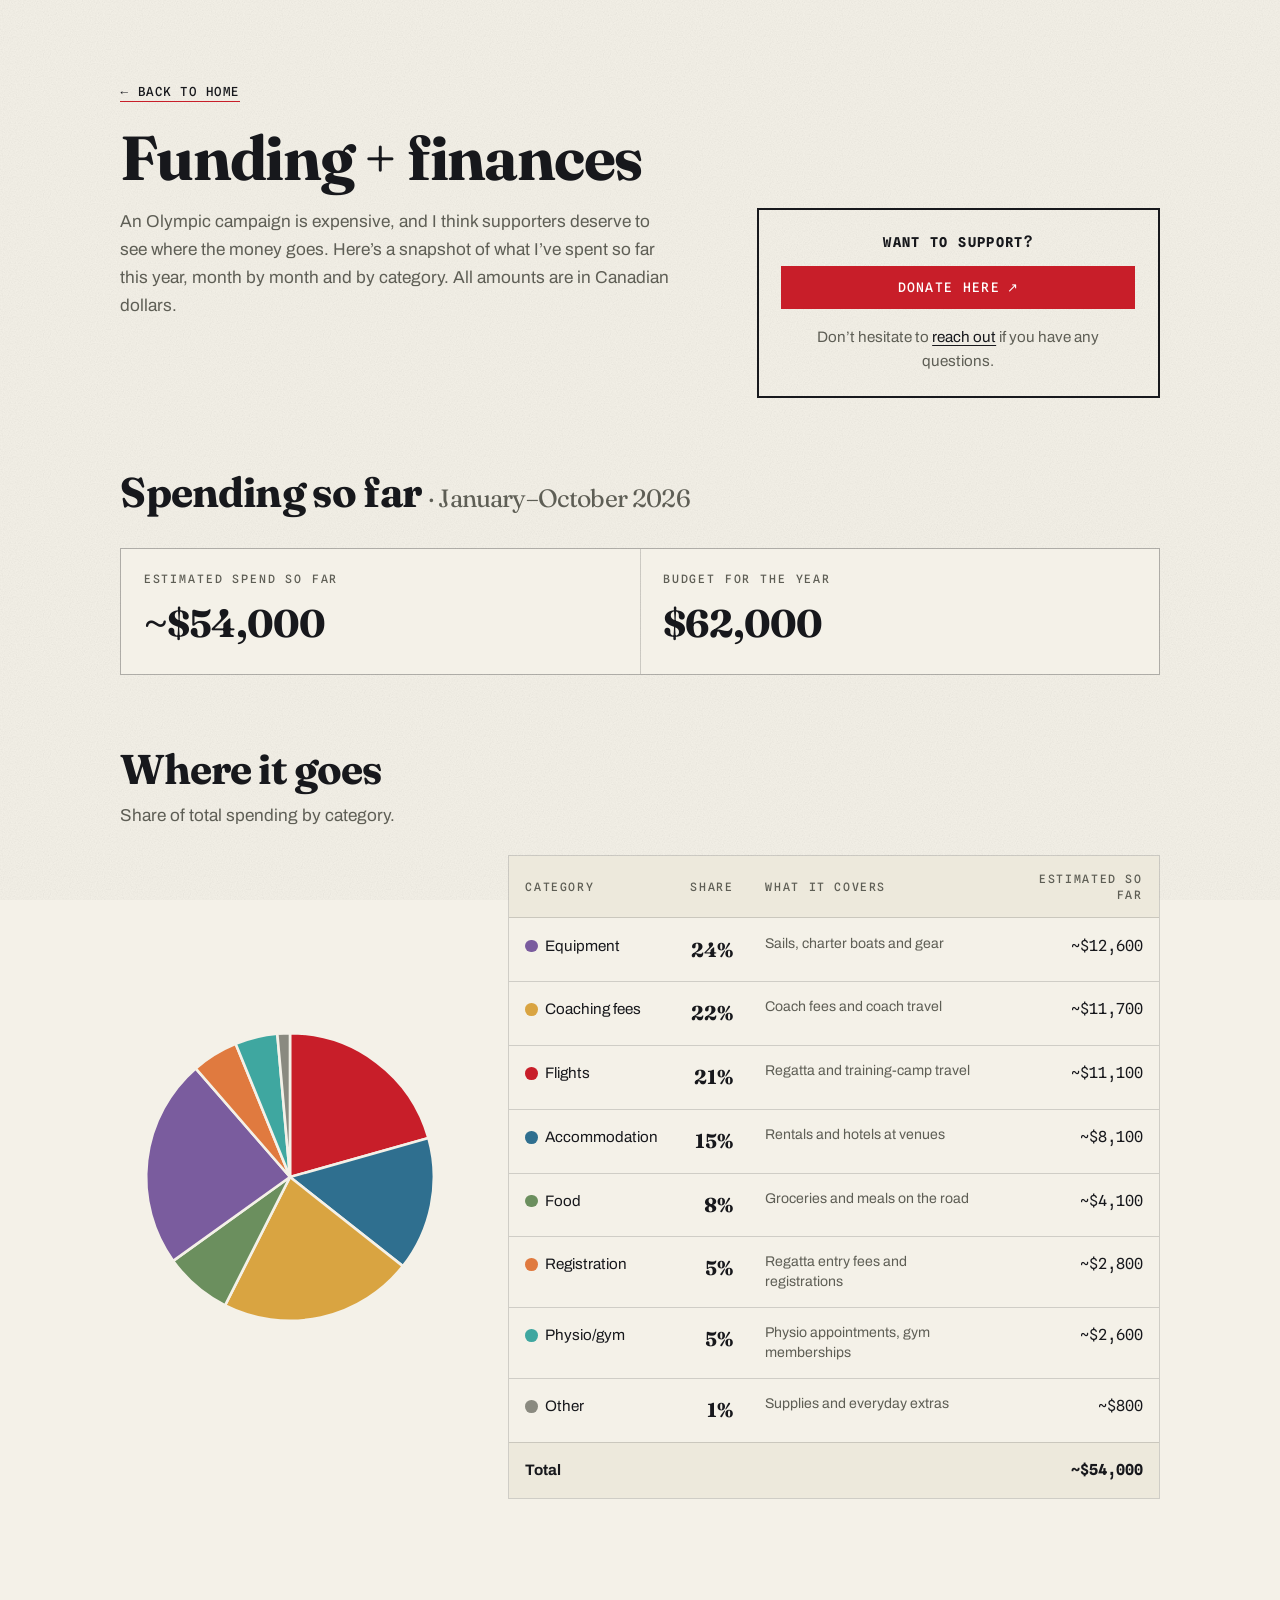
<file: finances.html>
<!DOCTYPE html>
<html lang="en">
<head>
<meta charset="UTF-8">
<meta name="color-scheme" content="only light">
<meta name="viewport" content="width=device-width, initial-scale=1">
<title>Funding + Finances — Annie Balasubramanian</title>
<meta name="description" content="Where the money goes: Annie Balasubramanian's campaign spending so far, by category.">
<link rel="canonical" href="https://anniesailing.ca/finances.html">
<link rel="icon" href="/favicon.ico" sizes="48x48">
<link rel="icon" href="/favicon.svg" type="image/svg+xml">
<link rel="icon" href="/favicon-48.png" type="image/png" sizes="48x48">
<link rel="icon" href="/favicon-192.png" type="image/png" sizes="192x192">
<link rel="apple-touch-icon" href="/apple-touch-icon.png">
<link rel="preconnect" href="https://fonts.googleapis.com">
<link rel="preconnect" href="https://fonts.gstatic.com" crossorigin>
<link href="https://fonts.googleapis.com/css2?family=Fraunces:ital,opsz,wght@0,9..144,300;0,9..144,400;0,9..144,500;0,9..144,700;0,9..144,800;1,9..144,400;1,9..144,700;1,9..144,800&family=Archivo:wght@400;500&family=Spline+Sans+Mono:wght@400;500;700&display=swap" rel="stylesheet">
<link rel="stylesheet" href="assets/css/style.css">
<style>
  .fin h2{font-family:var(--f-display);font-weight:700;font-size:clamp(1.7rem,2.4vw + 1rem,2.6rem);letter-spacing:-.02em;line-height:1.1;margin:4.5rem 0 .6rem}
  .fin__lede{max-width:56ch;color:var(--ink-soft);margin-top:1rem}
  .fin__sample{margin:1.6rem 0 0;padding:1rem 1.2rem;border:2px dashed var(--red);color:var(--red);font:700 .85rem/1.5 var(--f-mono);letter-spacing:.06em;text-transform:uppercase}
  .fin__sample[hidden]{display:none}
  .fin__sub{color:var(--ink-soft);max-width:60ch;margin-bottom:1.6rem}
  .sumrow{display:grid;grid-template-columns:repeat(auto-fit,minmax(180px,1fr));gap:1px;background:var(--rule);border:1px solid var(--rule);margin-top:2rem}
  .sumrow div{background:var(--paper);padding:1.4rem 1.4rem 1.2rem}
  .sumrow dt{font:500 .72rem/1.4 var(--f-mono);letter-spacing:.16em;text-transform:uppercase;color:var(--ink-soft)}
  .sumrow dd{font-family:var(--f-display);font-weight:700;font-size:clamp(1.8rem,3vw,2.5rem);letter-spacing:-.02em;margin-top:.3rem}
  .bbar{margin-bottom:1.3rem}
  .bbar__top{display:flex;justify-content:space-between;gap:1rem;margin-bottom:.45rem;flex-wrap:wrap}
  .bbar__name{font-weight:500;display:flex;align-items:center;gap:.55rem}
  .bbar__name i,.lg i,.chip i,.legend i{display:inline-block;width:.8rem;height:.8rem;border-radius:50%;flex:none}
  .bbar__nums{font:500 .9rem/1.4 var(--f-mono)}
  .bbar__nums em{font-style:normal;color:var(--ink-soft)}
  .bbar__track{height:.7rem;background:var(--paper-2);border-radius:99px;overflow:hidden}
  .bbar__fill{height:100%;border-radius:99px}
  #month-chart svg{width:100%;height:auto;max-width:760px;display:block}
  #month-chart .grid{stroke:var(--rule)}
  #month-chart .tick{fill:var(--ink-soft);font:400 11px var(--f-mono)}
  #month-chart .tot{fill:var(--ink);font:700 11px var(--f-mono)}
  .legend{display:flex;flex-wrap:wrap;gap:.4rem 1.4rem;margin-top:1rem;font-size:.9rem;list-style:none}
  .legend li{display:flex;align-items:center;gap:.5rem}
  .piewrap{display:grid;grid-template-columns:minmax(220px,340px) 1fr;gap:clamp(1.5rem,4vw,3.5rem);align-items:center}
  #pie svg{width:100%;height:auto;display:block}
  .slice{stroke:var(--paper);stroke-width:2}
  #pie-legend{list-style:none}
  #pie-legend li{display:grid;grid-template-columns:auto 1fr auto auto;gap:.8rem;align-items:center;padding:.8rem 0;border-bottom:1px solid var(--rule)}
  .lg__name{font-weight:500}
  .lg__pct{font-family:var(--f-display);font-weight:700;font-size:1.4rem;min-width:3.2rem;text-align:right}
  .lg__amt{font:400 .85rem/1 var(--f-mono);color:var(--ink-soft);min-width:5rem;text-align:right}
  @media (max-width:700px){.piewrap{grid-template-columns:1fr}}
  .tablewrap{overflow-x:auto;border:1px solid var(--rule)}
  table.rcpt{width:100%;border-collapse:collapse;font-size:.95rem;min-width:560px}
  .rcpt th{font:500 .72rem/1.4 var(--f-mono);letter-spacing:.14em;text-transform:uppercase;color:var(--ink-soft);text-align:left;padding:.9rem 1rem;border-bottom:1px solid var(--rule);background:var(--paper-2)}
  .rcpt td{padding:.8rem 1rem;border-bottom:1px solid var(--rule)}
  .rcpt .num,.rcpt th.num{text-align:right;font-family:var(--f-mono)}
  .rcpt tfoot td{font-weight:700;border-bottom:0;background:var(--paper-2)}
  .chip{display:inline-flex;align-items:center;gap:.45rem}
  .muted{color:var(--ink-soft)}
  .rcpt a{color:var(--red)}
  .tabs{display:flex;gap:.5rem;margin-bottom:1.2rem;flex-wrap:wrap}
  .tabs button{font:500 .8rem/1 var(--f-mono);letter-spacing:.1em;text-transform:uppercase;padding:.8em 1.2em;border:1px solid var(--ink);background:transparent;color:var(--ink);cursor:pointer}
  .tabs button[aria-pressed="true"]{background:var(--ink);color:var(--paper)}
  [hidden]{display:none!important}
  .fin__notice{margin:1.6rem 0 0;padding:.9rem 1.2rem;border-left:4px solid var(--red);background:var(--paper-2);font-size:.95rem;max-width:62ch}
  .blurb{color:var(--ink-soft)}
  #month-chart .estbox{color:var(--ink-soft)}
  #month-chart .tick.est{font-style:italic}
  .detail{margin-top:2.4rem;border:1px solid var(--rule)}
  .split{display:grid;grid-template-columns:minmax(200px,340px) minmax(0,1fr);gap:clamp(1.5rem,4vw,3rem);align-items:center}
  .rcpt--cats{min-width:0}
  .rcpt--cats .pct{font-family:var(--f-display);font-weight:700;font-size:1.25rem}
  .rcpt--cats td{vertical-align:top;padding:.95rem 1rem}
  .rcpt--cats .blurb{font-size:.88rem;line-height:1.4}
  @media (max-width:820px){.split{grid-template-columns:1fr}#pie{max-width:320px;margin-inline:auto}}
  .detail summary{cursor:pointer;padding:1rem 1.2rem;font:500 .8rem/1.4 var(--f-mono);letter-spacing:.1em;text-transform:uppercase}
  .detail__summary{margin:0 0 1.2rem;padding:.9rem 1.1rem;border-left:4px solid var(--red);background:var(--paper-2);max-width:62ch}
  .detail__summary p+p{margin-top:.6rem}
  .detail__body{padding:0 1.2rem 1.2rem}
  .sumrow{grid-template-columns:repeat(auto-fit,minmax(200px,1fr))}
  @media (max-width:600px){.rcpt--cats .blurb,.rcpt--cats th:nth-child(3){display:none}}
  /* phones: pie chart and category table side by side, table kept small */
  @media (max-width:600px){
    .split{grid-template-columns:34% minmax(0,1fr);gap:.7rem;align-items:center}
    table.rcpt.rcpt--cats{min-width:0;width:100%}
    .rcpt--cats thead th:nth-child(2),.rcpt--cats tbody td:nth-child(2){display:none}
    .rcpt--cats th,.rcpt--cats td{word-break:normal;overflow-wrap:normal}
    .rcpt--cats td.num{white-space:nowrap}
    .rcpt--cats tfoot tr{display:flex;justify-content:space-between;background:var(--paper-2)}
    .rcpt--cats tfoot td:first-child{flex:1}
    #pie{max-width:none;margin-inline:0}
    .rcpt--cats th{font-size:.52rem;letter-spacing:.06em;padding:.45rem .35rem}
    .rcpt--cats td{font-size:.68rem;padding:.45rem .35rem}
    .rcpt--cats .pct{font-size:.8rem}
    .rcpt--cats tfoot td{font-size:.68rem}
  }
  .fin__top{display:grid;grid-template-columns:minmax(0,1.5fr) minmax(0,1fr);gap:2rem;align-items:start;margin-top:1rem}
  .fin__top .fin__lede{margin-top:0}
  .fin__give{border:2px solid var(--ink);padding:1.4rem;text-align:center}
  .fin__give-title{margin:0 0 .9rem;font:700 .85rem/1.4 var(--f-mono);letter-spacing:.1em;text-transform:uppercase}
  .fin__give .btn{width:100%;justify-content:center;background:var(--red);border-color:var(--red);color:#fff}
  .fin__give .btn:hover{background:var(--ink);border-color:var(--ink)}
  .fin__give-sub{margin:1rem 0 0;font-size:.95rem;color:var(--ink-soft)}
  .fin__give-sub a{color:var(--ink);text-decoration:underline;text-underline-offset:3px}
  @media (max-width:820px){.fin__top{grid-template-columns:1fr;gap:1.2rem}}
  .fin__note{margin-top:1rem;font-size:.85rem;color:var(--ink-soft);max-width:62ch}
</style>
</head>
<body class="gpage">
<div class="grain" aria-hidden="true"></div>
<main class="section fin gpage__main">
  <a class="arrow" href="index.html#support">&larr; Back to home</a>
  <h1 class="gpage__title">Funding + finances</h1>
  <div class="fin__top">
  <p class="fin__lede">An Olympic campaign is expensive, and I think supporters deserve to see where the money goes. Here&rsquo;s a snapshot of what I&rsquo;ve spent so far this year, month by month and by category. All amounts are in Canadian dollars.</p>
    <aside class="fin__give">
      <p class="fin__give-title">Want to support?</p>
      <a class="btn btn--solid" href="https://www.windathletes.ca/athletes/annalise-balasubramanian#wac-donation" target="_blank" rel="noopener">Donate here <span aria-hidden="true">&nearr;</span></a>
      <p class="fin__give-sub">Don&rsquo;t hesitate to <a href="index.html#contact">reach out</a> if you have any questions.</p>
    </aside>
  </div>
  <p class="fin__notice" id="notice" hidden></p>

  <h2><span id="budget-title">Spending so far</span> <span class="muted" style="font-weight:400;font-size:.6em">&middot; <span id="period"></span></span></h2>
  <dl class="sumrow">
    <div><dt id="sum-total-label">Spent so far</dt><dd id="sum-total"></dd></div>
    <div><dt>Budget for the year</dt><dd id="sum-budget"></dd></div>
  </dl>

  <h2>Where it goes</h2>
  <p class="fin__sub">Share of total spending by category.</p>
  <div class="split">
    <div id="pie"></div>
    <div class="tablewrap">
      <table class="rcpt rcpt--cats">
        <thead><tr><th>Category</th><th class="num">Share</th><th>What it covers</th><th class="num" id="summary-est-head">Total</th></tr></thead>
        <tbody id="summary-rows"></tbody>
        <tfoot><tr><td colspan="3">Total</td><td class="num" id="summary-total"></td></tr></tfoot>
      </table>
    </div>
  </div>

</main>
<script src="assets/js/finances-data.js"></script>
<script src="assets/js/finances.js"></script>
<script src="assets/js/main.js" defer></script>
</body>
</html>
</file>
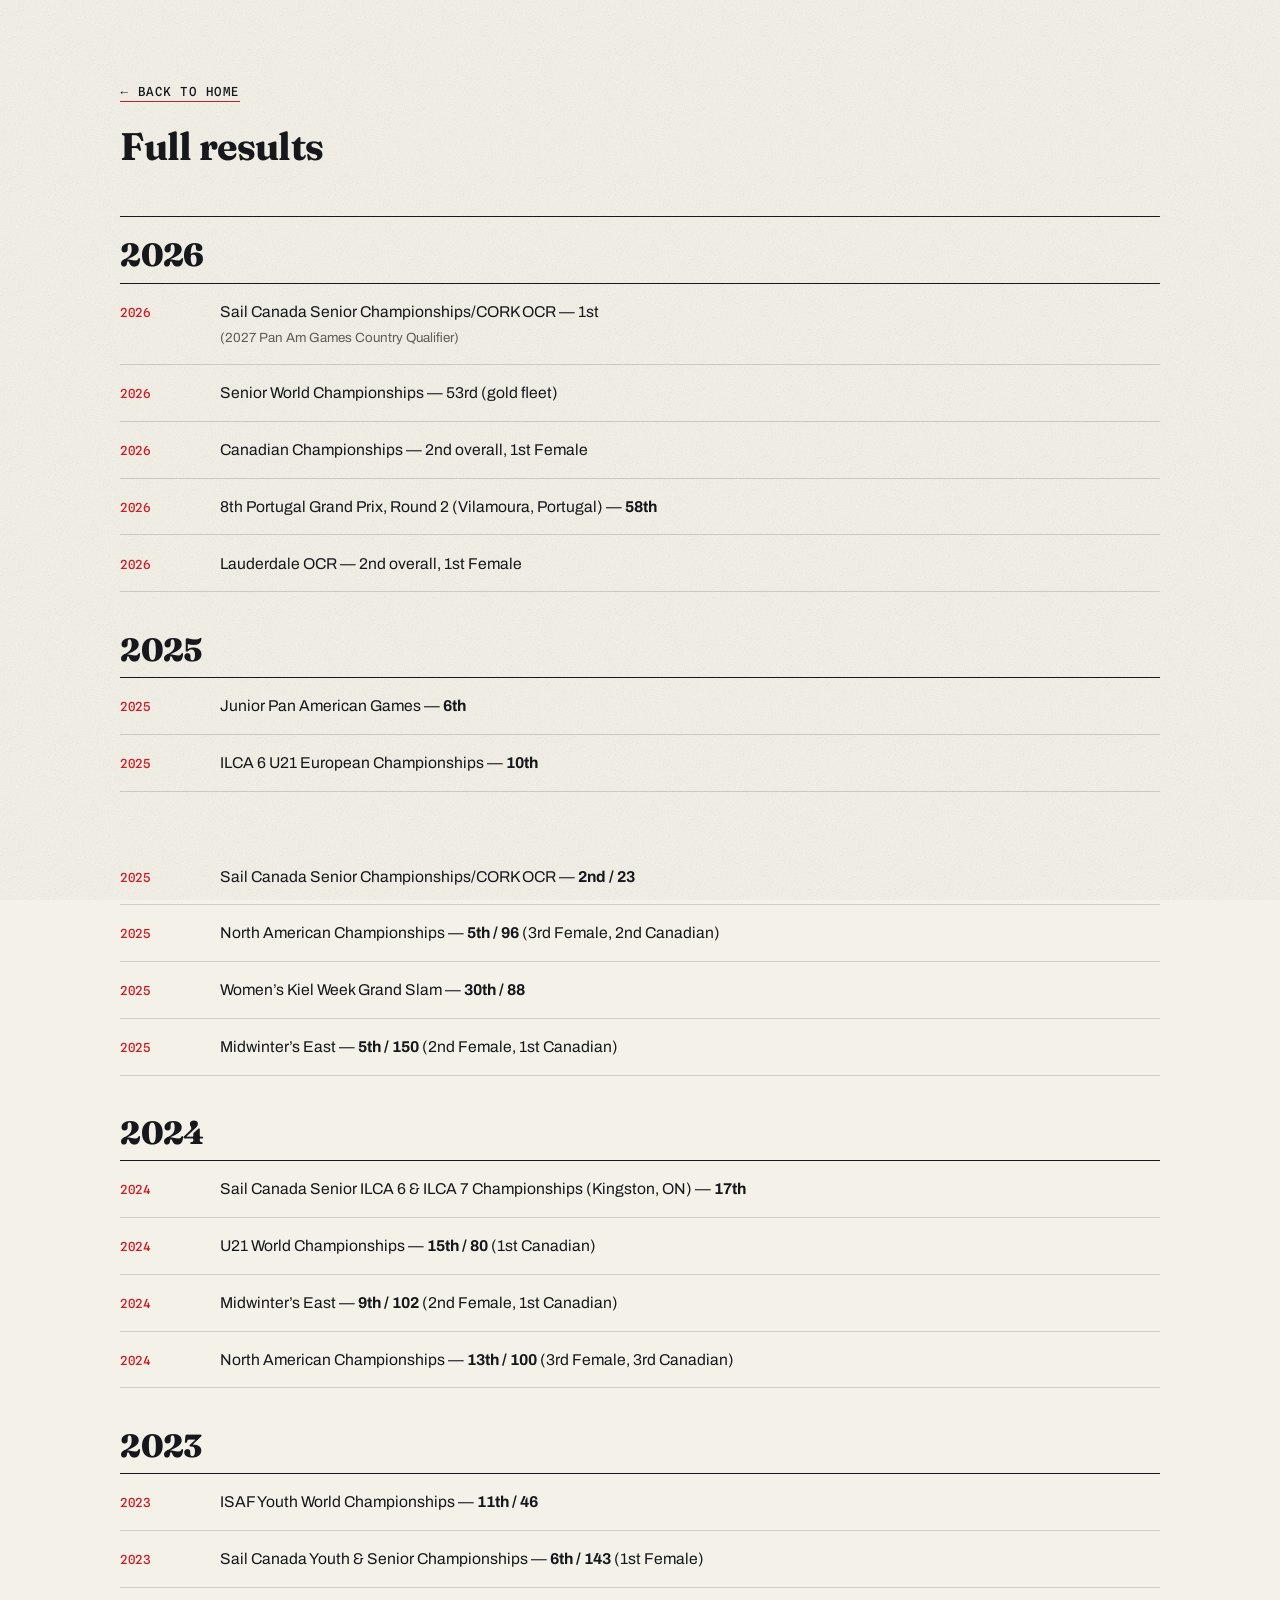
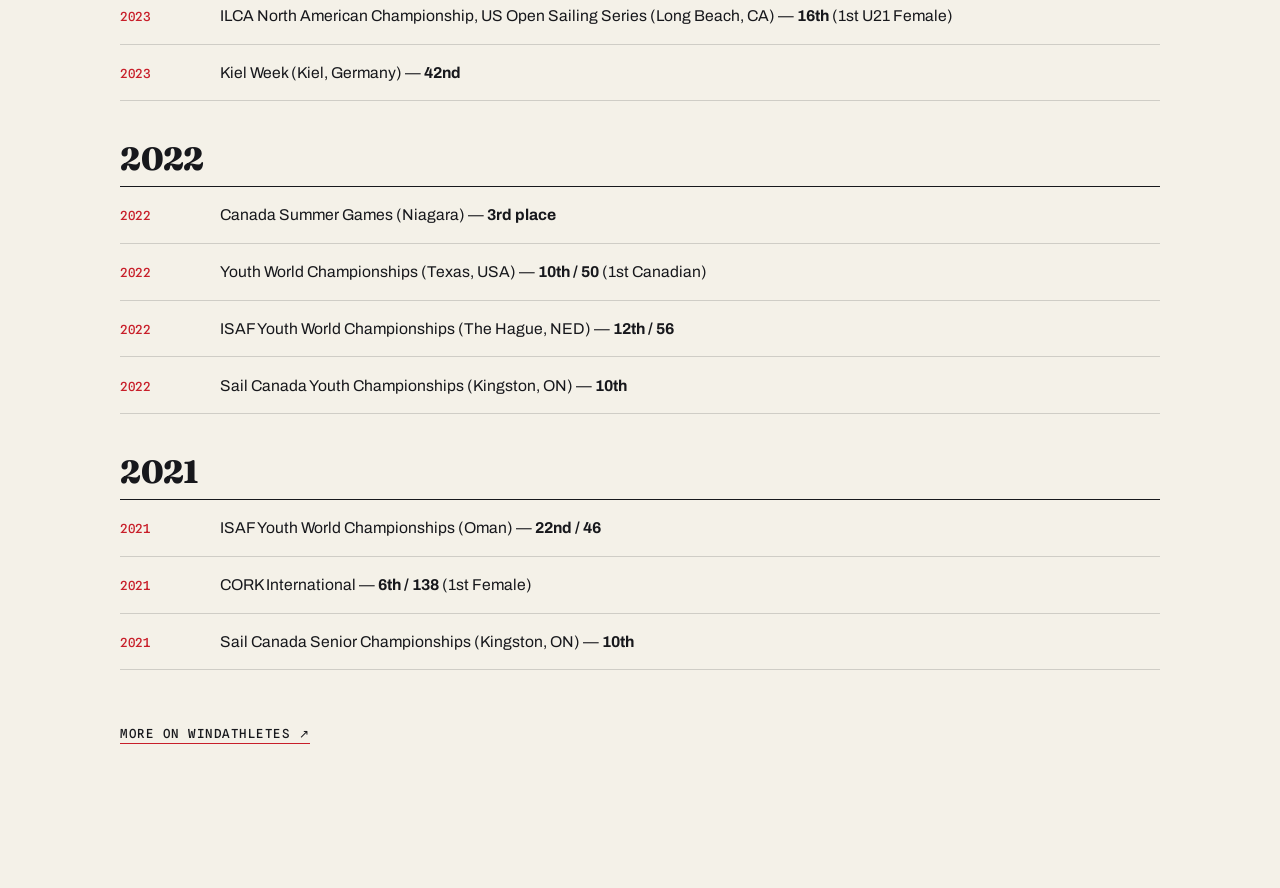
<file: full-results.html>
<!DOCTYPE html>
<html lang="en">
<head>
<meta charset="UTF-8">
<meta name="color-scheme" content="only light">
<meta name="viewport" content="width=device-width, initial-scale=1">
<title>Full Results — Annie Balasubramanian</title>
<meta name="description" content="Full results — Annie Balasubramanian, Canadian Sailing Team, ILCA 6.">
<link rel="canonical" href="https://anniesailing.ca/full-results.html">
<link rel="icon" href="/favicon.ico" sizes="48x48">
<link rel="icon" href="/favicon.svg" type="image/svg+xml">
<link rel="icon" href="/favicon-48.png" type="image/png" sizes="48x48">
<link rel="icon" href="/favicon-192.png" type="image/png" sizes="192x192">
<link rel="apple-touch-icon" href="/apple-touch-icon.png">

<link rel="preconnect" href="https://fonts.googleapis.com">
<link rel="preconnect" href="https://fonts.gstatic.com" crossorigin>
<link href="https://fonts.googleapis.com/css2?family=Fraunces:ital,opsz,wght@0,9..144,300;0,9..144,400;0,9..144,500;0,9..144,700;0,9..144,800;1,9..144,400;1,9..144,700;1,9..144,800&family=Archivo:wght@400;500&family=Spline+Sans+Mono:wght@400;500;700&display=swap" rel="stylesheet">
<link rel="stylesheet" href="assets/css/style.css">
</head>
<body class="gpage rpage">
<div class="grain" aria-hidden="true"></div>
<main class="section gpage__main">
  <a class="arrow" href="index.html#results">&larr; Back to home</a>
  <section class="section results">
    <header class="results__head">
      <h1 class="results__title">Full results</h1>
    </header>
    <ul class="rlist">
    <li class="yr-head"><strong>2026</strong></li>
    <li class="reveal yr-first"><span>2026</span> <div>Sail Canada Senior Championships/CORK OCR — 1st<small class="rlist__sub">(2027 Pan Am Games Country Qualifier)</small></div></li>
    <li class="reveal"><span>2026</span> Senior World Championships — 53rd (gold fleet)</li>
    <li class="reveal"><span>2026</span> Canadian Championships — 2nd overall, 1st Female</li>
    <li class="reveal"><span>2026</span> <div>8th Portugal Grand Prix, Round 2 (Vilamoura, Portugal) — <strong>58th</strong></div></li>
    <li class="reveal"><span>2026</span> Lauderdale OCR — 2nd overall, 1st Female</li>
    <li class="yr-head"><strong>2025</strong></li>
    <li class="reveal yr-first"><span>2025</span> <div>Junior Pan American Games — <strong>6th</strong></div></li>
    <li class="reveal"><span>2025</span> <div>ILCA 6 U21 European Championships — <strong>10th</strong></div></li>
    <li class="reveal"><span>2025</span> <div>ILCA North American Grand Prix Standings — <strong>4th Overall</strong>, 1st Female</div></li>
    <li class="reveal"><span>2025</span> <div>Sail Canada Senior Championships/CORK OCR — <strong>2nd / 23</strong></div></li>
    <li class="reveal"><span>2025</span> <div>North American Championships — <strong>5th / 96</strong> (3rd Female, 2nd Canadian)</div></li>
    <li class="reveal"><span>2025</span> <div>Women&rsquo;s Kiel Week Grand Slam — <strong>30th / 88</strong></div></li>
    <li class="reveal"><span>2025</span> <div>Midwinter&rsquo;s East — <strong>5th / 150</strong> (2nd Female, 1st Canadian)</div></li>
    <li class="yr-head"><strong>2024</strong></li>
    <li class="reveal yr-first"><span>2024</span> <div>Sail Canada Senior ILCA 6 &amp; ILCA 7 Championships (Kingston, ON) — <strong>17th</strong></div></li>
    <li class="reveal"><span>2024</span> <div>U21 World Championships — <strong>15th / 80</strong> (1st Canadian)</div></li>
    <li class="reveal"><span>2024</span> <div>Midwinter&rsquo;s East — <strong>9th / 102</strong> (2nd Female, 1st Canadian)</div></li>
    <li class="reveal"><span>2024</span> <div>North American Championships — <strong>13th / 100</strong> (3rd Female, 3rd Canadian)</div></li>
    <li class="yr-head"><strong>2023</strong></li>
    <li class="reveal yr-first"><span>2023</span> <div>ISAF Youth World Championships — <strong>11th / 46</strong></div></li>
    <li class="reveal"><span>2023</span> <div>Sail Canada Youth &amp; Senior Championships — <strong>6th / 143</strong> (1st Female)</div></li>
    <li class="reveal"><span>2023</span> <div>ILCA North American Championship, US Open Sailing Series (Long Beach, CA) — <strong>16th</strong> (1st U21 Female)</div></li>
    <li class="reveal"><span>2023</span> <div>Kiel Week (Kiel, Germany) — <strong>42nd</strong></div></li>
    <li class="yr-head"><strong>2022</strong></li>
    <li class="reveal yr-first"><span>2022</span> <div>Canada Summer Games (Niagara) — <strong>3rd place</strong></div></li>
    <li class="reveal"><span>2022</span> <div>Youth World Championships (Texas, USA) — <strong>10th / 50</strong> (1st Canadian)</div></li>
    <li class="reveal"><span>2022</span> <div>ISAF Youth World Championships (The Hague, NED) — <strong>12th / 56</strong></div></li>
    <li class="reveal"><span>2022</span> <div>Sail Canada Youth Championships (Kingston, ON) — <strong>10th</strong></div></li>
    <li class="yr-head"><strong>2021</strong></li>
    <li class="reveal yr-first"><span>2021</span> <div>ISAF Youth World Championships (Oman) — <strong>22nd / 46</strong></div></li>
    <li class="reveal"><span>2021</span> <div>CORK International — <strong>6th / 138</strong> (1st Female)</div></li>
    <li class="reveal"><span>2021</span> <div>Sail Canada Senior Championships (Kingston, ON) — <strong>10th</strong></div></li>
  </ul>
    <a class="arrow" href="https://www.windathletes.ca/athletes/annalise-balasubramanian" target="_blank" rel="noopener">More on WindAthletes <span aria-hidden="true">↗</span></a>
  </section>
</main>
<script src="assets/js/main.js" defer></script>
</body>
</html>
</file>
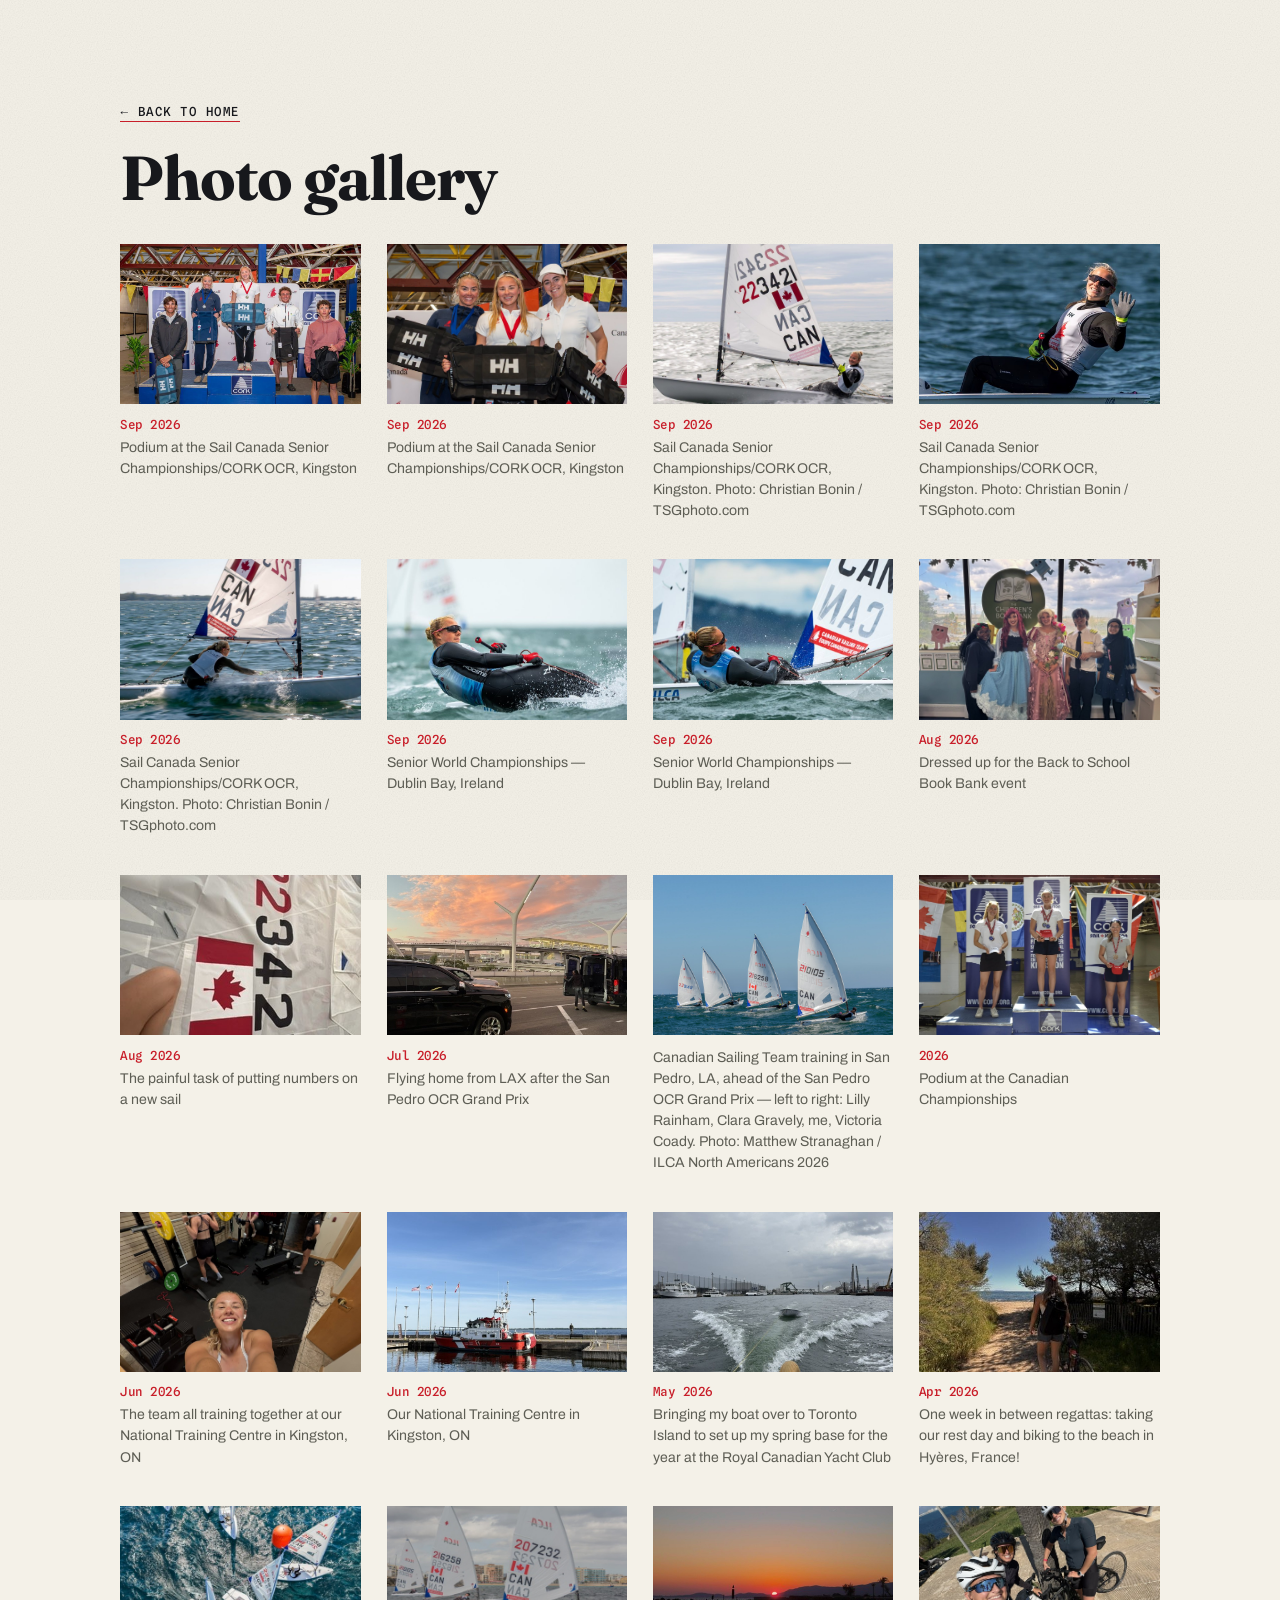
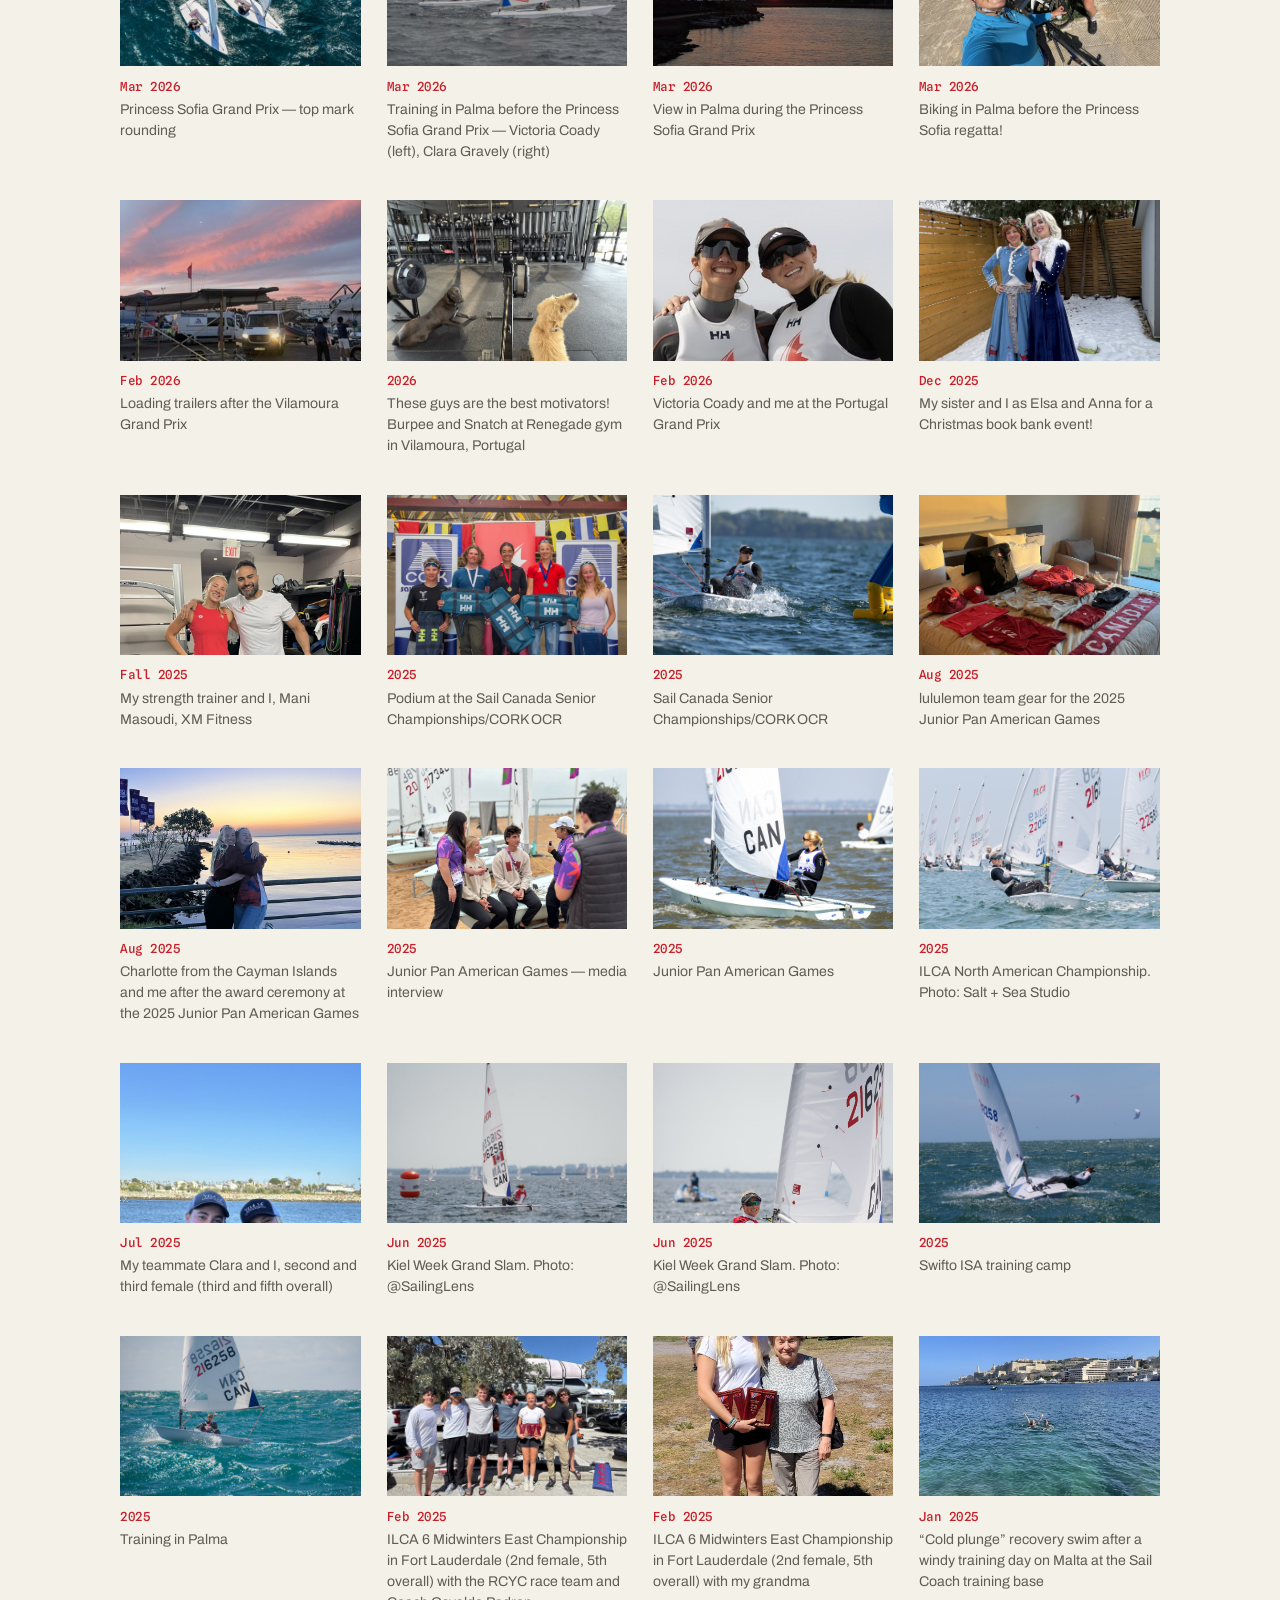
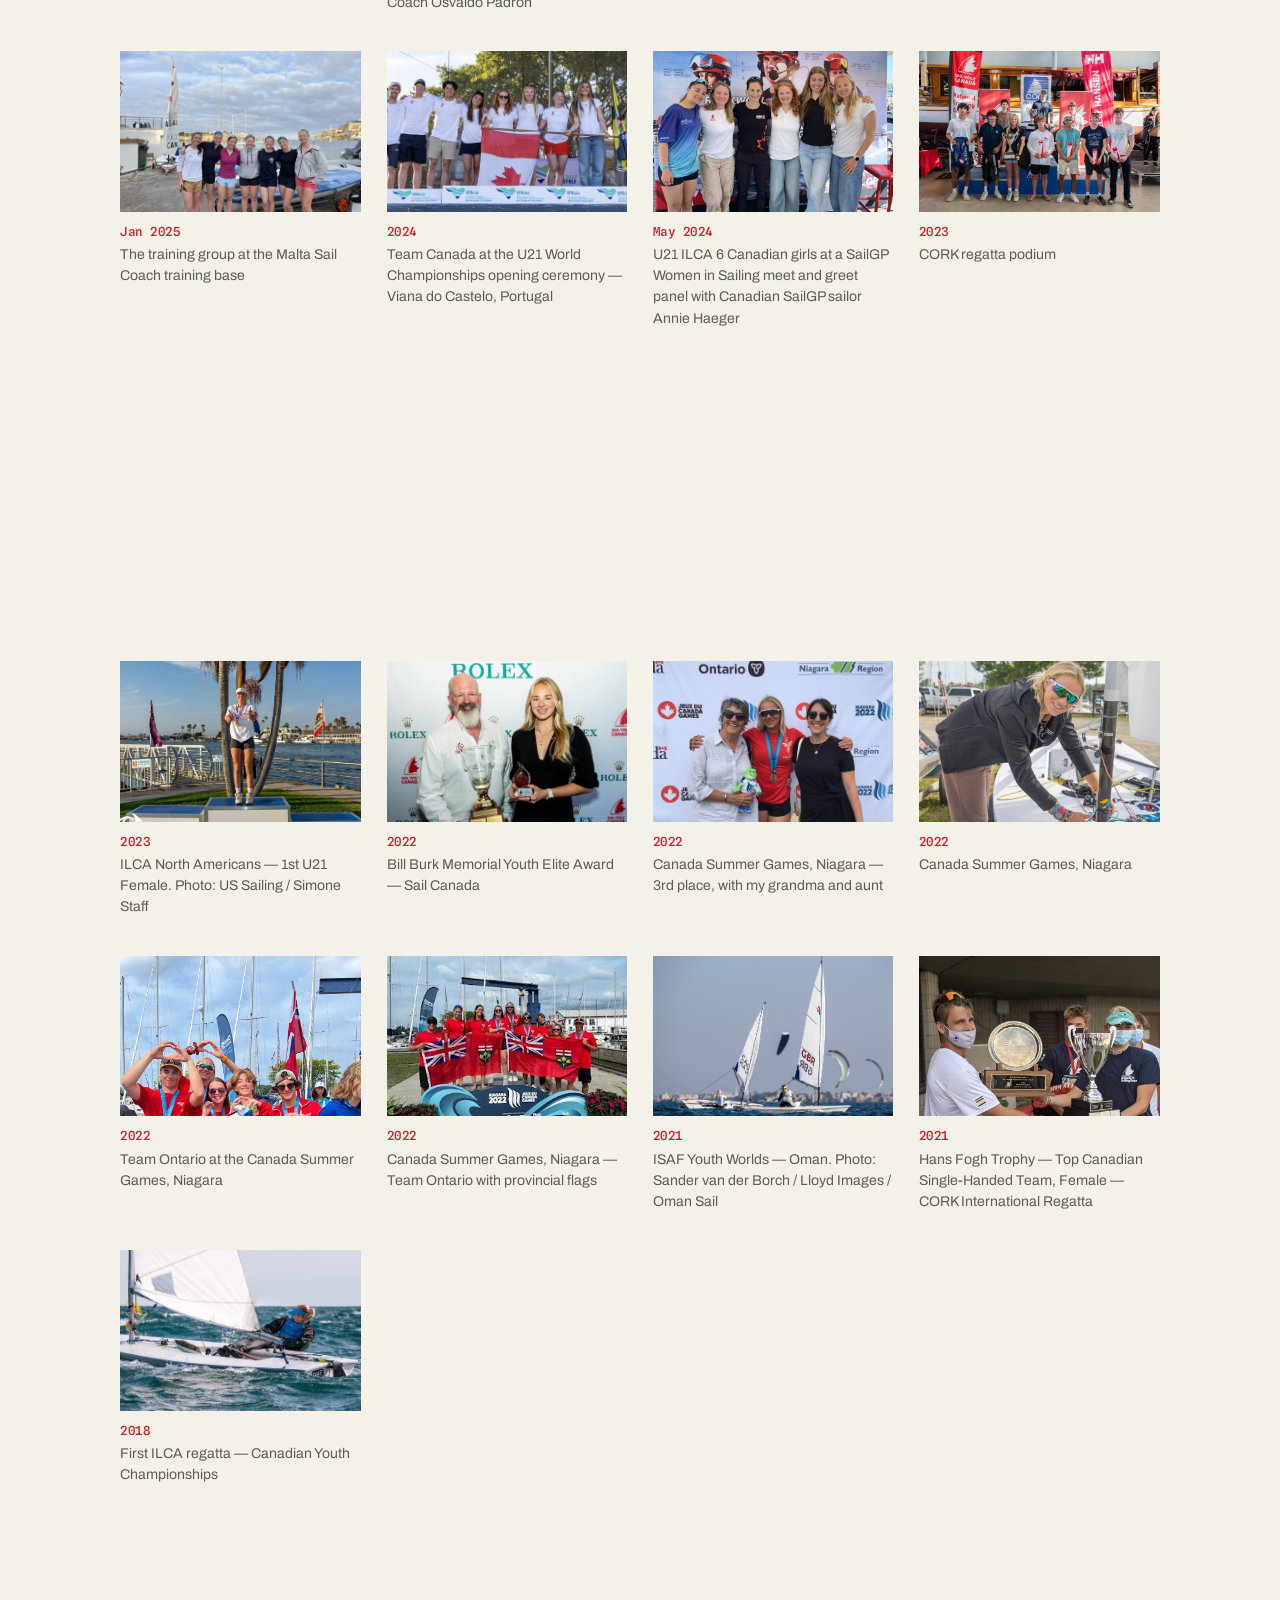
<file: gallery.html>
<!DOCTYPE html>
<html lang="en">
<head>
<meta charset="UTF-8">
<meta name="color-scheme" content="only light">
<meta name="viewport" content="width=device-width, initial-scale=1">
<title>Photo Gallery — Annie Balasubramanian</title>
<meta name="description" content="Photo gallery — Annie Balasubramanian, Canadian Sailing Team, ILCA 6.">
<link rel="canonical" href="https://anniesailing.ca/gallery.html">
<link rel="icon" href="/favicon.ico" sizes="48x48">
<link rel="icon" href="/favicon.svg" type="image/svg+xml">
<link rel="icon" href="/favicon-48.png" type="image/png" sizes="48x48">
<link rel="icon" href="/favicon-192.png" type="image/png" sizes="192x192">
<link rel="apple-touch-icon" href="/apple-touch-icon.png">

<link rel="preconnect" href="https://fonts.googleapis.com">
<link rel="preconnect" href="https://fonts.gstatic.com" crossorigin>
<link href="https://fonts.googleapis.com/css2?family=Fraunces:ital,opsz,wght@0,9..144,300;0,9..144,400;0,9..144,500;0,9..144,700;0,9..144,800;1,9..144,400;1,9..144,700;1,9..144,800&family=Archivo:wght@400;500&family=Spline+Sans+Mono:wght@400;500;700&display=swap" rel="stylesheet">
<link rel="stylesheet" href="assets/css/style.css">
</head>
<body class="gpage">
<div class="grain" aria-hidden="true"></div>
<main class="section gallery gpage__main">
  <a class="arrow" href="index.html">&larr; Back to home</a>
  <h1 class="gpage__title">Photo gallery</h1>
  <div class="gallery__grid">
    <figure class="gpage__fig reveal">
      <a class="gallery__item" href="assets/img/senior-canadians-podium.jpg" data-caption="Sep 2026 · Podium at the Sail Canada Senior Championships/CORK OCR, Kingston"><img src="assets/img/senior-canadians-podium.jpg" alt="Medal podium at the 2026 Sail Canada Senior Championships/CORK OCR." loading="lazy"></a>
      <figcaption><span>Sep 2026</span> Podium at the Sail Canada Senior Championships/CORK OCR, Kingston</figcaption>
    </figure>
    <figure class="gpage__fig reveal">
      <a class="gallery__item" href="assets/img/senior-canadians-podium-3.jpg" data-caption="Sep 2026 · Podium at the Sail Canada Senior Championships/CORK OCR, Kingston. Photo: Christian Bonin / TSGphoto.com"><img src="assets/img/senior-canadians-podium-3.jpg" alt="Women's medal podium at the 2026 Sail Canada Senior Championships/CORK OCR." loading="lazy"></a>
      <figcaption><span>Sep 2026</span> Podium at the Sail Canada Senior Championships/CORK OCR, Kingston</figcaption>
    </figure>
    <figure class="gpage__fig reveal">
      <a class="gallery__item" href="assets/img/senior-champs-smile-2026.jpg" data-caption="Sep 2026 · Sail Canada Senior Championships/CORK OCR, Kingston. Photo: Christian Bonin / TSGphoto.com"><img src="assets/img/senior-champs-smile-2026.jpg" alt="Annie smiling and giving a thumbs up from her ILCA 6 at the 2026 Sail Canada Senior Championships." loading="lazy"></a>
      <figcaption><span>Sep 2026</span> Sail Canada Senior Championships/CORK OCR, Kingston. Photo: Christian Bonin / TSGphoto.com</figcaption>
    </figure>
    <figure class="gpage__fig reveal">
      <a class="gallery__item" href="assets/img/senior-canadians-wave.jpg" data-caption="Sep 2026 · Sail Canada Senior Championships/CORK OCR, Kingston. Photo: Christian Bonin / TSGphoto.com"><img src="assets/img/senior-canadians-wave.jpg" alt="Waving to the camera at the 2026 Sail Canada Senior Championships/CORK OCR." loading="lazy"></a>
      <figcaption><span>Sep 2026</span> Sail Canada Senior Championships/CORK OCR, Kingston. Photo: Christian Bonin / TSGphoto.com</figcaption>
    </figure>
    <figure class="gpage__fig reveal">
      <a class="gallery__item" href="assets/img/senior-canadians-2026.jpg" data-caption="Sep 2026 · Sail Canada Senior Championships/CORK OCR, Kingston. Photo: Christian Bonin / TSGphoto.com"><img src="assets/img/senior-canadians-2026.jpg" alt="Hiking hard at the 2026 Sail Canada Senior Championships/CORK OCR." loading="lazy"></a>
      <figcaption><span>Sep 2026</span> Sail Canada Senior Championships/CORK OCR, Kingston. Photo: Christian Bonin / TSGphoto.com</figcaption>
    </figure>
    <figure class="gpage__fig reveal">
      <a class="gallery__item" href="assets/img/worlds-2026-2.jpg" data-caption="Sep 2026 · Senior World Championships — Dublin Bay, Ireland"><img src="assets/img/worlds-2026-2.jpg" alt="Sailing an ILCA 6 at the 2026 Senior World Championships in Dublin Bay." loading="lazy"></a>
      <figcaption><span>Sep 2026</span> Senior World Championships — Dublin Bay, Ireland</figcaption>
    </figure>
    <figure class="gpage__fig reveal">
      <a class="gallery__item" href="assets/img/worlds-2026-1.jpg" data-caption="Sep 2026 · Senior World Championships — Dublin Bay, Ireland"><img src="assets/img/worlds-2026-1.jpg" alt="Sailing an ILCA 6 at the 2026 Senior World Championships in Dublin Bay." loading="lazy"></a>
      <figcaption><span>Sep 2026</span> Senior World Championships — Dublin Bay, Ireland</figcaption>
    </figure>
    <figure class="gpage__fig reveal">
      <a class="gallery__item" href="assets/img/book-bank-aug-2026.jpg" data-caption="Aug 2026 · Dressed up for the Back to School Book Bank event"><img src="assets/img/book-bank-aug-2026.jpg" alt="Annie as Rapunzel and her sister as Ariel with volunteers at the Children's Book Bank, dressed up for the Back to School event." loading="lazy"></a>
      <figcaption><span>Aug 2026</span> Dressed up for the Back to School Book Bank event</figcaption>
    </figure>
    <figure class="gpage__fig reveal">
      <a class="gallery__item" href="assets/img/new-sail-numbers-aug-2026.jpg" data-caption="Aug 2026 · The painful task of putting numbers on a new sail"><img src="assets/img/new-sail-numbers-aug-2026.jpg" alt="Canada flag and sail number 223421 laid out on a new white sail before being applied." loading="lazy"></a>
      <figcaption><span>Aug 2026</span> The painful task of putting numbers on a new sail</figcaption>
    </figure>
    <figure class="gpage__fig reveal">
      <a class="gallery__item" href="assets/img/lax-sunset-jul-2026.jpg" data-caption="Jul 2026 · Flying home from LAX after the San Pedro OCR Grand Prix"><img src="assets/img/lax-sunset-jul-2026.jpg" alt="Pink and orange sunset sky over the LAX airport roadway with parked vehicles." loading="lazy"></a>
      <figcaption><span>Jul 2026</span> Flying home from LAX after the San Pedro OCR Grand Prix</figcaption>
    </figure>
    <figure class="gpage__fig reveal">
      <a class="gallery__item" href="assets/img/san-pedro-training-2026.jpg" data-caption="Canadian Sailing Team training in San Pedro, LA, ahead of the San Pedro OCR Grand Prix — left to right: Lilly Rainham, Clara Gravely, me, Victoria Coady. Photo: Matthew Stranaghan / ILCA North Americans 2026"><img class="gallery__top" src="assets/img/san-pedro-training-2026.jpg" alt="Four ILCA 6 sailboats racing upwind off San Pedro, California." loading="lazy"></a>
      <figcaption>Canadian Sailing Team training in San Pedro, LA, ahead of the San Pedro OCR Grand Prix — left to right: Lilly Rainham, Clara Gravely, me, Victoria Coady. Photo: Matthew Stranaghan / ILCA North Americans 2026</figcaption>
    </figure>
    <figure class="gpage__fig reveal">
      <a class="gallery__item" href="assets/img/canadian-championships-podium-2026.jpg" data-caption="2026 · Podium at the Canadian Championships"><img src="assets/img/canadian-championships-podium-2026.jpg" alt="Medal podium at the 2026 Canadian Championships, hosted by CORK." loading="lazy"></a>
      <figcaption><span>2026</span> Podium at the Canadian Championships</figcaption>
    </figure>
    <figure class="gpage__fig reveal">
      <a class="gallery__item" href="assets/img/kingston-team-training-jun-2026.jpg" data-caption="Jun 2026 · The team all training together at our National Training Centre in Kingston, ON"><img src="assets/img/kingston-team-training-jun-2026.jpg" alt="The Canadian sailing team training together in the gym at the National Training Centre in Kingston, Ontario." loading="lazy"></a>
      <figcaption><span>Jun 2026</span> The team all training together at our National Training Centre in Kingston, ON</figcaption>
    </figure>
    <figure class="gpage__fig reveal">
      <a class="gallery__item" href="assets/img/kingston-harbour-jun-2026.jpg" data-caption="Jun 2026 · Our National Training Centre in Kingston, ON"><img src="assets/img/kingston-harbour-jun-2026.jpg" alt="Kingston harbour at sunrise with a Canadian Coast Guard boat at the dock and a covered dinghy on a trailer." loading="lazy"></a>
      <figcaption><span>Jun 2026</span> Our National Training Centre in Kingston, ON</figcaption>
    </figure>
    <figure class="gpage__fig reveal">
      <a class="gallery__item" href="assets/img/rcyc-spring-base-may-2026.jpg" data-caption="May 2026 · Bringing my boat over to Toronto Island to set up my spring base for the year at the Royal Canadian Yacht Club"><img src="assets/img/rcyc-spring-base-may-2026.jpg" alt="View from a coach boat towing a dinghy across Toronto harbour on a cloudy spring day." loading="lazy"></a>
      <figcaption><span>May 2026</span> Bringing my boat over to Toronto Island to set up my spring base for the year at the Royal Canadian Yacht Club</figcaption>
    </figure>
    <figure class="gpage__fig reveal">
      <a class="gallery__item" href="assets/img/hyeres-beach-apr-2026.jpg" data-caption="Apr 2026 · One week in between regattas: taking our rest day and biking to the beach in Hyères, France!"><img src="assets/img/hyeres-beach-apr-2026.jpg" alt="Annie walking her bike down a sandy path through pine trees toward the beach in Hyères, France." loading="lazy"></a>
      <figcaption><span>Apr 2026</span> One week in between regattas: taking our rest day and biking to the beach in Hyères, France!</figcaption>
    </figure>
    <figure class="gpage__fig reveal">
      <a class="gallery__item" href="assets/img/princess-sofia-top-mark-2026.jpg" data-caption="Mar 2026 · Princess Sofia Grand Prix — top mark rounding"><img src="assets/img/princess-sofia-top-mark-2026.jpg" alt="Aerial view of ILCA 6 sailboats rounding the top mark at the Princess Sofia Grand Prix." loading="lazy"></a>
      <figcaption><span>Mar 2026</span> Princess Sofia Grand Prix — top mark rounding</figcaption>
    </figure>
    <figure class="gpage__fig reveal">
      <a class="gallery__item" href="assets/img/palma-training-2026.jpg" data-caption="Mar 2026 · Training in Palma before the Princess Sofia Grand Prix — Victoria Coady (left), Clara Gravely (right)"><img class="gallery__top" src="assets/img/palma-training-2026.jpg" alt="ILCA 6 sailboats racing upwind off Palma, Spain." loading="lazy"></a>
      <figcaption><span>Mar 2026</span> Training in Palma before the Princess Sofia Grand Prix — Victoria Coady (left), Clara Gravely (right)</figcaption>
    </figure>
    <figure class="gpage__fig reveal">
      <a class="gallery__item" href="assets/img/palma-sunset-2026.jpg" data-caption="Mar 2026 · View in Palma during the Princess Sofia Grand Prix"><img src="assets/img/palma-sunset-2026.jpg" alt="Sunset over the harbour in Palma, Spain." loading="lazy"></a>
      <figcaption><span>Mar 2026</span> View in Palma during the Princess Sofia Grand Prix</figcaption>
    </figure>
    <figure class="gpage__fig reveal">
      <a class="gallery__item" href="assets/img/palma-biking-mar-2026.jpg" data-caption="Mar 2026 · Biking in Palma before the Princess Sofia regatta!"><img src="assets/img/palma-biking-mar-2026.jpg" alt="Three cyclists in helmets and sunglasses posing with their road bikes by a palm tree overlooking the bay in Palma." loading="lazy"></a>
      <figcaption><span>Mar 2026</span> Biking in Palma before the Princess Sofia regatta!</figcaption>
    </figure>
    <figure class="gpage__fig reveal">
      <a class="gallery__item" href="assets/img/vilamoura-trailers-feb-2026.jpg" data-caption="Feb 2026 · Loading trailers after the Vilamoura Grand Prix"><img src="assets/img/vilamoura-trailers-feb-2026.jpg" alt="Pink and purple sunset sky over a regatta boat park with trailers, vans and a bike as boats are loaded after the Vilamoura Grand Prix." loading="lazy"></a>
      <figcaption><span>Feb 2026</span> Loading trailers after the Vilamoura Grand Prix</figcaption>
    </figure>
    <figure class="gpage__fig reveal">
      <a class="gallery__item" href="assets/img/vilamoura-gym-dogs-2026.jpg" data-caption="2026 · These guys are the best motivators! Burpee and Snatch at Renegade gym in Vilamoura, Portugal"><img src="assets/img/vilamoura-gym-dogs-2026.jpg" alt="Two gym dogs, one chocolate lab and one golden shaggy dog, keeping an eye on a rowing machine workout at Renegade gym in Vilamoura." loading="lazy"></a>
      <figcaption><span>2026</span> These guys are the best motivators! Burpee and Snatch at Renegade gym in Vilamoura, Portugal</figcaption>
    </figure>
    <figure class="gpage__fig reveal">
      <a class="gallery__item" href="assets/img/victoria-and-me-2026.jpg" data-caption="Feb 2026 · Victoria Coady and me at the Portugal Grand Prix"><img class="gallery__top" src="assets/img/victoria-and-me-2026.jpg" alt="Annie and Victoria Coady smiling together in Sail Canada team bibs." loading="lazy"></a>
      <figcaption><span>Feb 2026</span> Victoria Coady and me at the Portugal Grand Prix</figcaption>
    </figure>
    <figure class="gpage__fig reveal">
      <a class="gallery__item" href="assets/img/book-bank-elsa-anna-dec-2025.jpg" data-caption="Dec 2025 · My sister and I as Elsa and Anna for a Christmas book bank event!"><img src="assets/img/book-bank-elsa-anna-dec-2025.jpg" alt="Annie and her sister dressed as Elsa and Anna beside a paper Christmas tree at a book bank event." loading="lazy"></a>
      <figcaption><span>Dec 2025</span> My sister and I as Elsa and Anna for a Christmas book bank event!</figcaption>
    </figure>
    <figure class="gpage__fig reveal">
      <a class="gallery__item" href="assets/img/mani-masoudi.jpg" data-caption="Fall 2025 · My strength trainer and I, Mani Masoudi, XM Fitness"><img class="gallery__top" src="assets/img/mani-masoudi.jpg" alt="Annie with her strength trainer, Mani Masoudi, in the gym." loading="lazy"></a>
      <figcaption><span>Fall 2025</span> My strength trainer and I, Mani Masoudi, XM Fitness</figcaption>
    </figure>
    <figure class="gpage__fig reveal">
      <a class="gallery__item" href="assets/img/cork-podium-group.jpg" data-caption="2025 · Podium at the Sail Canada Senior Championships/CORK OCR"><img class="gallery__top" src="assets/img/cork-podium-group.jpg" alt="Five sailors with medals and Helly Hansen bags on the podium at a CORK regatta." loading="lazy"></a>
      <figcaption><span>2025</span> Podium at the Sail Canada Senior Championships/CORK OCR</figcaption>
    </figure>
    <figure class="gpage__fig reveal">
      <a class="gallery__item" href="assets/img/cork-senior-champs-2025.jpg" data-caption="2025 · Sail Canada Senior Championships/CORK OCR"><img src="assets/img/cork-senior-champs-2025.jpg" alt="Annie sailing an ILCA 6 past a yellow and blue mark at the 2025 Sail Canada Senior Championships." loading="lazy"></a>
      <figcaption><span>2025</span> Sail Canada Senior Championships/CORK OCR</figcaption>
    </figure>
    <figure class="gpage__fig reveal">
      <a class="gallery__item" href="assets/img/lululemon-pan-am-aug-2025.jpg" data-caption="Aug 2025 · lululemon team gear for the 2025 Junior Pan American Games"><img src="assets/img/lululemon-pan-am-aug-2025.jpg" alt="Red and white Team Canada lululemon gear laid out on a bed, including a backpack, hats, shirts and a CANADA scarf." loading="lazy"></a>
      <figcaption><span>Aug 2025</span> lululemon team gear for the 2025 Junior Pan American Games</figcaption>
    </figure>
    <figure class="gpage__fig reveal">
      <a class="gallery__item" href="assets/img/pan-am-charlotte-aug-2025.jpg" data-caption="Aug 2025 · Charlotte from the Cayman Islands and me after the award ceremony at the 2025 Junior Pan American Games"><img src="assets/img/pan-am-charlotte-aug-2025.jpg" alt="Annie hugging Charlotte from the Cayman Islands by the water at sunset at the Junior Pan American Games." loading="lazy"></a>
      <figcaption><span>Aug 2025</span> Charlotte from the Cayman Islands and me after the award ceremony at the 2025 Junior Pan American Games</figcaption>
    </figure>
    <figure class="gpage__fig reveal">
      <a class="gallery__item" href="assets/img/junior-pan-am-2025-2.jpg" data-caption="2025 · Junior Pan American Games — media interview"><img src="assets/img/junior-pan-am-2025-2.jpg" alt="Annie being interviewed on the beach with a teammate at the Junior Pan American Games." loading="lazy"></a>
      <figcaption><span>2025</span> Junior Pan American Games — media interview</figcaption>
    </figure>
    <figure class="gpage__fig reveal">
      <a class="gallery__item" href="assets/img/junior-pan-am-2025.jpg" data-caption="2025 · Junior Pan American Games"><img src="assets/img/junior-pan-am-2025.jpg" alt="Annie sailing an ILCA 6 at the 2025 Junior Pan American Games." loading="lazy"></a>
      <figcaption><span>2025</span> Junior Pan American Games</figcaption>
    </figure>
    <figure class="gpage__fig reveal">
      <a class="gallery__item" href="assets/img/north-americans-2025.jpg" data-caption="2025 · ILCA North American Championship. Photo: Salt + Sea Studio"><img src="assets/img/north-americans-2025.jpg" alt="Annie hiking upwind at the 2025 ILCA North American Championship with the fleet behind." loading="lazy"></a>
      <figcaption><span>2025</span> ILCA North American Championship. Photo: Salt + Sea Studio</figcaption>
    </figure>
    <figure class="gpage__fig reveal">
      <a class="gallery__item" href="assets/img/north-americans-2025-podium.jpg" data-caption="Jul 2025 · My teammate Clara and I, second and third female (third and fifth overall)"><img class="gallery__top" src="assets/img/north-americans-2025-podium.jpg" alt="Annie and her teammate Clara in Sail Canada polos and Vela LA caps, each holding a glass trophy beside the water." loading="lazy"></a>
      <figcaption><span>Jul 2025</span> My teammate Clara and I, second and third female (third and fifth overall)</figcaption>
    </figure>
    <figure class="gpage__fig reveal">
      <a class="gallery__item" href="assets/img/kiel-week-2025-2.jpg" data-caption="Jun 2025 · Kiel Week Grand Slam. Photo: @SailingLens"><img src="assets/img/kiel-week-2025-2.jpg" alt="Annie sailing an ILCA 6 past a mark at Kiel Week 2025 with the fleet behind." loading="lazy"></a>
      <figcaption><span>Jun 2025</span> Kiel Week Grand Slam. Photo: @SailingLens</figcaption>
    </figure>
    <figure class="gpage__fig reveal">
      <a class="gallery__item" href="assets/img/kiel-week-2025.jpg" data-caption="Jun 2025 · Kiel Week Grand Slam. Photo: @SailingLens"><img class="gallery__top" src="assets/img/kiel-week-2025.jpg" alt="Annie smiling at the camera from her ILCA 6 at Kiel Week 2025." loading="lazy"></a>
      <figcaption><span>Jun 2025</span> Kiel Week Grand Slam. Photo: @SailingLens</figcaption>
    </figure>
    <figure class="gpage__fig reveal">
      <a class="gallery__item" href="assets/img/swifto-isa-camp-2024.jpg" data-caption="2025 · Swifto ISA training camp"><img src="assets/img/swifto-isa-camp-2024.jpg" alt="Annie hiking hard on an ILCA 6 in a strong breeze with kitesurfers behind." loading="lazy"></a>
      <figcaption><span>2025</span> Swifto ISA training camp</figcaption>
    </figure>
    <figure class="gpage__fig reveal">
      <a class="gallery__item" href="assets/img/palma-training-2025.jpg" data-caption="2025 · Training in Palma"><img src="assets/img/palma-training-2025.jpg" alt="Sailing an ILCA 6 upwind in choppy water off Palma, Spain." loading="lazy"></a>
      <figcaption><span>2025</span> Training in Palma</figcaption>
    </figure>
    <figure class="gpage__fig reveal">
      <a class="gallery__item" href="assets/img/midwinters-team-feb-2025.jpg" data-caption="Feb 2025 · ILCA 6 Midwinters East Championship in Fort Lauderdale (2nd female, 5th overall) with the RCYC race team and Coach Osvaldo Padron"><img src="assets/img/midwinters-team-feb-2025.jpg" alt="Annie holding two plaques with the RCYC race team and Coach Osvaldo Padron in front of boat trailers." loading="lazy"></a>
      <figcaption><span>Feb 2025</span> ILCA 6 Midwinters East Championship in Fort Lauderdale (2nd female, 5th overall) with the RCYC race team and Coach Osvaldo Padron</figcaption>
    </figure>
    <figure class="gpage__fig reveal">
      <a class="gallery__item" href="assets/img/midwinters-grandma-feb-2025.jpg" data-caption="Feb 2025 · ILCA 6 Midwinters East Championship in Fort Lauderdale (2nd female, 5th overall) with my grandma"><img src="assets/img/midwinters-grandma-feb-2025.jpg" alt="Annie holding two Midwinters East plaques beside her grandma, with an ILCA dinghy behind." loading="lazy"></a>
      <figcaption><span>Feb 2025</span> ILCA 6 Midwinters East Championship in Fort Lauderdale (2nd female, 5th overall) with my grandma</figcaption>
    </figure>
    <figure class="gpage__fig reveal">
      <a class="gallery__item" href="assets/img/malta-cold-plunge-jan-2025.jpg" data-caption="Jan 2025 · &ldquo;Cold plunge&rdquo; recovery swim after a windy training day on Malta at the Sail Coach training base"><img src="assets/img/malta-cold-plunge-jan-2025.jpg" alt="Two swimmers in clear blue water in Malta with the Valletta waterfront behind them." loading="lazy"></a>
      <figcaption><span>Jan 2025</span> &ldquo;Cold plunge&rdquo; recovery swim after a windy training day on Malta at the Sail Coach training base</figcaption>
    </figure>
    <figure class="gpage__fig reveal">
      <a class="gallery__item" href="assets/img/malta-training-group-jan-2025.jpg" data-caption="Jan 2025 · The training group at the Malta Sail Coach training base"><img src="assets/img/malta-training-group-jan-2025.jpg" alt="Seven female sailors smiling together by an ILCA dinghy with the Valletta waterfront behind them." loading="lazy"></a>
      <figcaption><span>Jan 2025</span> The training group at the Malta Sail Coach training base</figcaption>
    </figure>
    <figure class="gpage__fig reveal">
      <a class="gallery__item" href="assets/img/u21-worlds-opening-2024.jpg" data-caption="2024 · Team Canada at the U21 World Championships opening ceremony — Viana do Castelo, Portugal"><img src="assets/img/u21-worlds-opening-2024.jpg" alt="Team Canada holding the Canadian flag at the U21 World Championships opening ceremony in Viana do Castelo, Portugal." loading="lazy"></a>
      <figcaption><span>2024</span> Team Canada at the U21 World Championships opening ceremony — Viana do Castelo, Portugal</figcaption>
    </figure>
    <figure class="gpage__fig reveal">
      <a class="gallery__item" href="assets/img/sailgp-halifax-may-2024.jpg" data-caption="May 2024 · U21 ILCA 6 Canadian girls at a SailGP Women in Sailing meet and greet panel with Canadian SailGP sailor Annie Haeger"><img src="assets/img/sailgp-halifax-may-2024.jpg" alt="Six young sailors posing in front of a Rockwool Canada Sail Grand Prix Halifax backdrop." loading="lazy"></a>
      <figcaption><span>May 2024</span> U21 ILCA 6 Canadian girls at a SailGP Women in Sailing meet and greet panel with Canadian SailGP sailor Annie Haeger</figcaption>
    </figure>
    <figure class="gpage__fig reveal">
      <a class="gallery__item" href="assets/img/cork-youth-podium.jpg" data-caption="2023 · CORK regatta podium"><img src="assets/img/cork-youth-podium.jpg" alt="Sailors on the podium with trophies at a CORK regatta in Kingston." loading="lazy"></a>
      <figcaption><span>2023</span> CORK regatta podium</figcaption>
    </figure>
    <figure class="gpage__fig reveal">
      <a class="gallery__item" href="assets/img/youth-worlds-2023-2.jpg" data-caption="2023 · ISAF Youth Worlds — Brazil. Photo: World Sailing"><img src="assets/img/youth-worlds-2023-2.jpg" alt="Annie hiking hard on her ILCA at the 2023 Youth Worlds in Brazil." loading="lazy"></a>
      <figcaption><span>2023</span> ISAF Youth Worlds — Brazil. Photo: World Sailing</figcaption>
    </figure>
    <figure class="gpage__fig reveal">
      <a class="gallery__item" href="assets/img/youth-worlds-2023.jpg" data-caption="2023 · ISAF Youth Worlds — Brazil. Photo: World Sailing"><img class="gallery__top" src="assets/img/youth-worlds-2023.jpg" alt="Annie smiling and waving from her sailboat at the 2023 Youth Worlds in Brazil." loading="lazy"></a>
      <figcaption><span>2023</span> ISAF Youth Worlds — Brazil. Photo: World Sailing</figcaption>
    </figure>
    <figure class="gpage__fig reveal">
      <a class="gallery__item" href="assets/img/thanksgiving-camp-2023.jpg" data-caption="Nov 2023 · US Sailing Youth Thanksgiving Racing Camp — Miami, FL. Photo: Allison Chenard, US Sailing Team"><img src="assets/img/thanksgiving-camp-2023.jpg" alt="Annie hiking out on an ILCA at sunset during the 2023 US Sailing Youth Thanksgiving Racing Camp in Miami." loading="lazy"></a>
      <figcaption><span>Nov 2023</span> US Sailing Youth Thanksgiving Racing Camp — Miami, FL. Photo: Allison Chenard, US Sailing Team</figcaption>
    </figure>
    <figure class="gpage__fig reveal">
      <a class="gallery__item" href="assets/img/la-training-2023.jpg" data-caption="Oct 2023 · LA training block"><img src="assets/img/la-training-2023.jpg" alt="A capsized ILCA dinghy floating on its side in the water off Los Angeles, with another boat sailing past." loading="lazy"></a>
      <figcaption><span>Oct 2023</span> LA training block</figcaption>
    </figure>
    <figure class="gpage__fig reveal">
      <a class="gallery__item" href="assets/img/north-americans-2023.jpg" data-caption="2023 · ILCA North Americans — 1st U21 Female. Photo: US Sailing / Simone Staff"><img class="gallery__top" src="assets/img/north-americans-2023.jpg" alt="Annie on the podium with a gold medal and thumbs up at the 2023 ILCA North Americans in Long Beach, California." loading="lazy"></a>
      <figcaption><span>2023</span> ILCA North Americans — 1st U21 Female. Photo: US Sailing / Simone Staff</figcaption>
    </figure>
    <figure class="gpage__fig reveal">
      <a class="gallery__item" href="assets/img/bill-burk-award-2022.jpg" data-caption="2022 · Bill Burk Memorial Youth Elite Award — Sail Canada"><img class="gallery__top" src="assets/img/bill-burk-award-2022.jpg" alt="Annie holding the Bill Burk Memorial Youth Elite Award at a Sail Canada awards event." loading="lazy"></a>
      <figcaption><span>2022</span> Bill Burk Memorial Youth Elite Award — Sail Canada</figcaption>
    </figure>
    <figure class="gpage__fig reveal">
      <a class="gallery__item" href="assets/img/canada-games-2022.jpg" data-caption="2022 · Canada Summer Games, Niagara — 3rd place, with my grandma and aunt"><img class="gallery__top" src="assets/img/canada-games-2022.jpg" alt="Annie wearing a bronze medal at the 2022 Canada Summer Games in Niagara, with her grandmother and aunt." loading="lazy"></a>
      <figcaption><span>2022</span> Canada Summer Games, Niagara — 3rd place, with my grandma and aunt</figcaption>
    </figure>
    <figure class="gpage__fig reveal">
      <a class="gallery__item" href="assets/img/canada-games-2022-2.jpg" data-caption="2022 · Canada Summer Games, Niagara"><img src="assets/img/canada-games-2022-2.jpg" alt="Annie rigging her boat at the 2022 Canada Summer Games in Niagara." loading="lazy"></a>
      <figcaption><span>2022</span> Canada Summer Games, Niagara</figcaption>
    </figure>
    <figure class="gpage__fig reveal">
      <a class="gallery__item" href="assets/img/team-ontario-2022.jpg" data-caption="2022 · Team Ontario at the Canada Summer Games, Niagara"><img class="gallery__top" src="assets/img/team-ontario-2022.jpg" alt="Team Ontario sailors in red making heart shapes with their hands and wearing medals at the 2022 Canada Summer Games." loading="lazy"></a>
      <figcaption><span>2022</span> Team Ontario at the Canada Summer Games, Niagara</figcaption>
    </figure>
    <figure class="gpage__fig reveal">
      <a class="gallery__item" href="assets/img/team-ontario-2022-2.jpg" data-caption="2022 · Canada Summer Games, Niagara — Team Ontario with provincial flags"><img src="assets/img/team-ontario-2022-2.jpg" alt="Team Ontario sailors holding Ontario flags in front of the Niagara 2022 Canada Games sign." loading="lazy"></a>
      <figcaption><span>2022</span> Canada Summer Games, Niagara — Team Ontario with provincial flags</figcaption>
    </figure>
    <figure class="gpage__fig reveal">
      <a class="gallery__item" href="assets/img/youth-worlds-2021.jpg" data-caption="2021 · ISAF Youth Worlds — Oman. Photo: Sander van der Borch / Lloyd Images / Oman Sail"><img src="assets/img/youth-worlds-2021.jpg" alt="Annie sailing an ILCA in the Canadian boat at the 2021 Youth Worlds in Oman." loading="lazy"></a>
      <figcaption><span>2021</span> ISAF Youth Worlds — Oman. Photo: Sander van der Borch / Lloyd Images / Oman Sail</figcaption>
    </figure>
    <figure class="gpage__fig reveal">
      <a class="gallery__item" href="assets/img/hans-fogh-trophy.jpg" data-caption="2021 · Hans Fogh Trophy — Top Canadian Single-Handed Team, Female — CORK International Regatta"><img class="gallery__top" src="assets/img/hans-fogh-trophy.jpg" alt="Accepting the Hans Fogh Trophy at the CORK International Regatta with Ontario Sailing Team teammates." loading="lazy"></a>
      <figcaption><span>2021</span> Hans Fogh Trophy — Top Canadian Single-Handed Team, Female — CORK International Regatta</figcaption>
    </figure>
    <figure class="gpage__fig reveal">
      <a class="gallery__item" href="assets/img/first-ilca-2018.jpg" data-caption="2018 · First ILCA regatta — Canadian Youth Championships"><img src="assets/img/first-ilca-2018.jpg" alt="Annie sailing an ILCA upwind in a choppy breeze, 2018." loading="lazy"></a>
      <figcaption><span>2018</span> First ILCA regatta — Canadian Youth Championships</figcaption>
    </figure>
  </div>
</main>
<div class="lightbox" id="lightbox" role="dialog" aria-modal="true" aria-label="Photo viewer" hidden>
  <button class="lightbox__close" type="button" aria-label="Close">&times;</button>
  <button class="lightbox__nav lightbox__prev" type="button" aria-label="Previous photo">&#8249;</button>
  <figure class="lightbox__fig"><img alt=""><figcaption></figcaption></figure>
  <button class="lightbox__nav lightbox__next" type="button" aria-label="Next photo">&#8250;</button>
</div>
<script src="assets/js/main.js" defer></script>
</body>
</html>
</file>
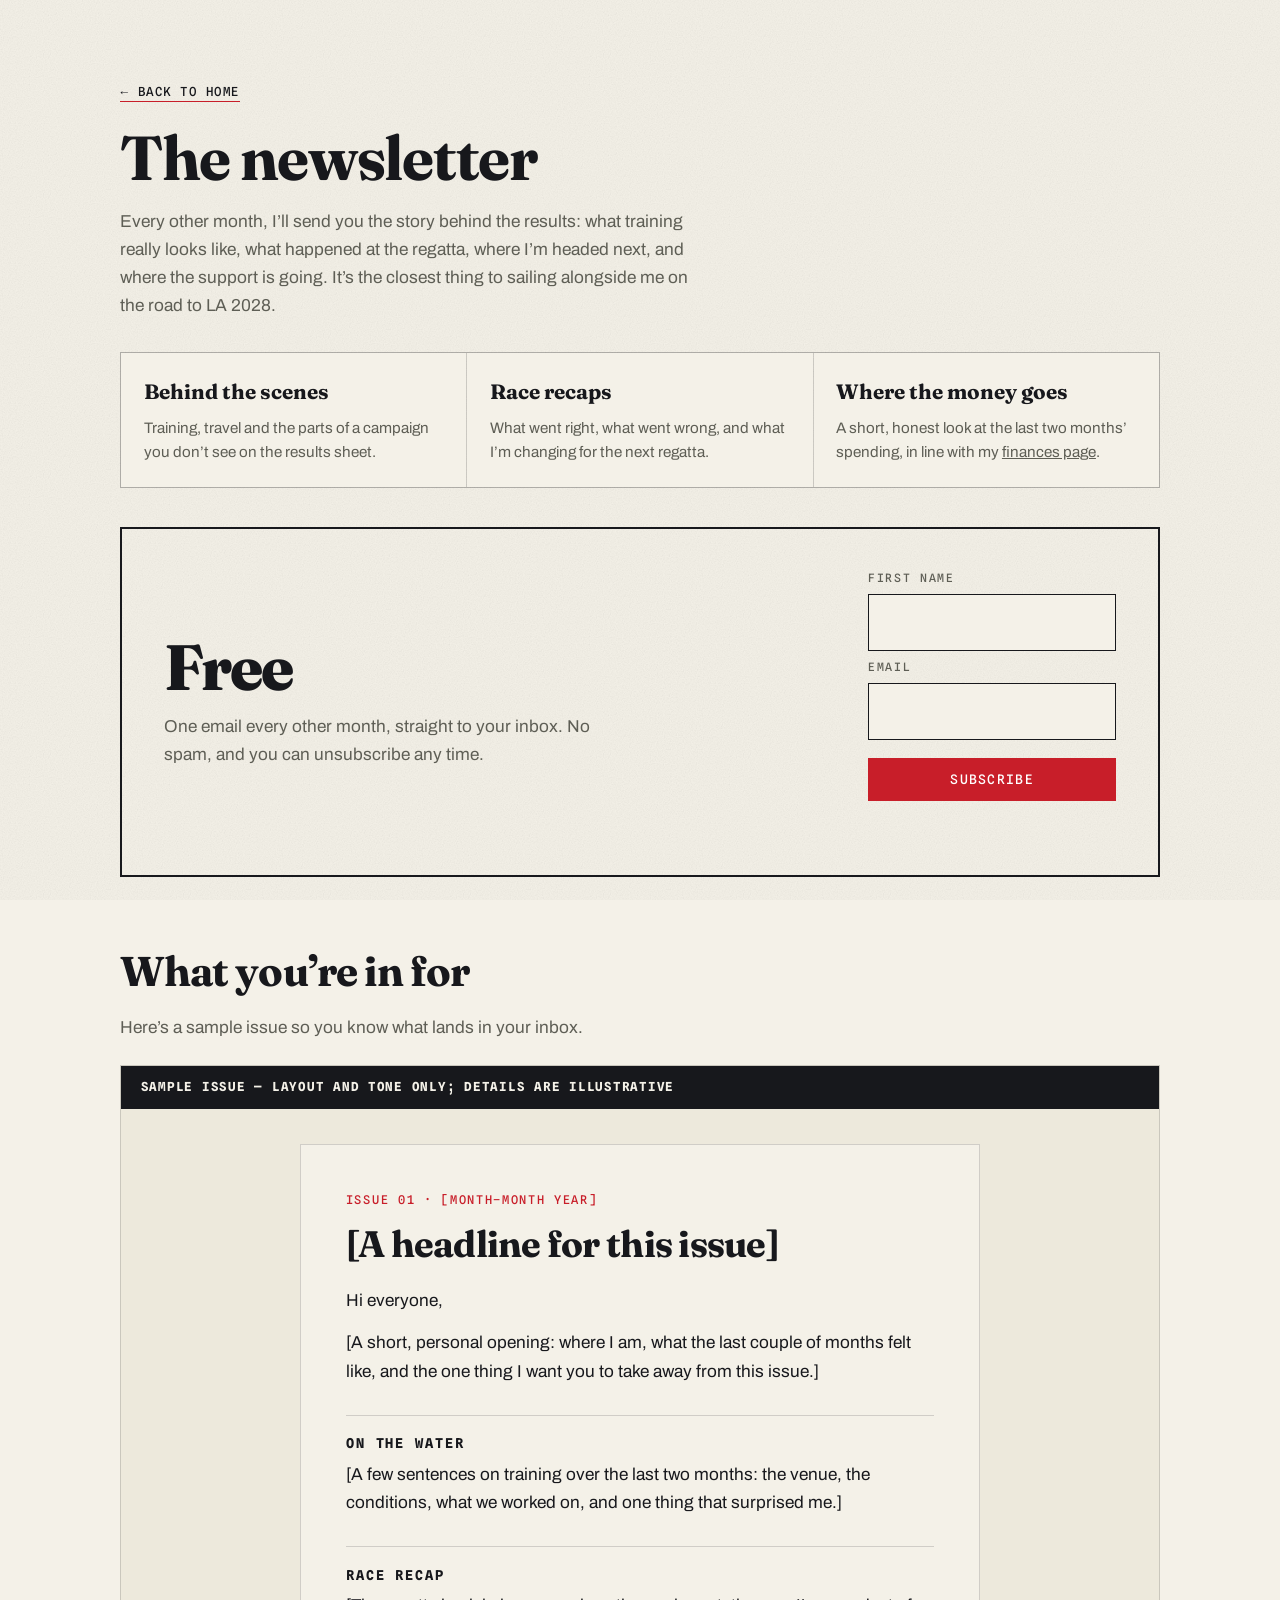
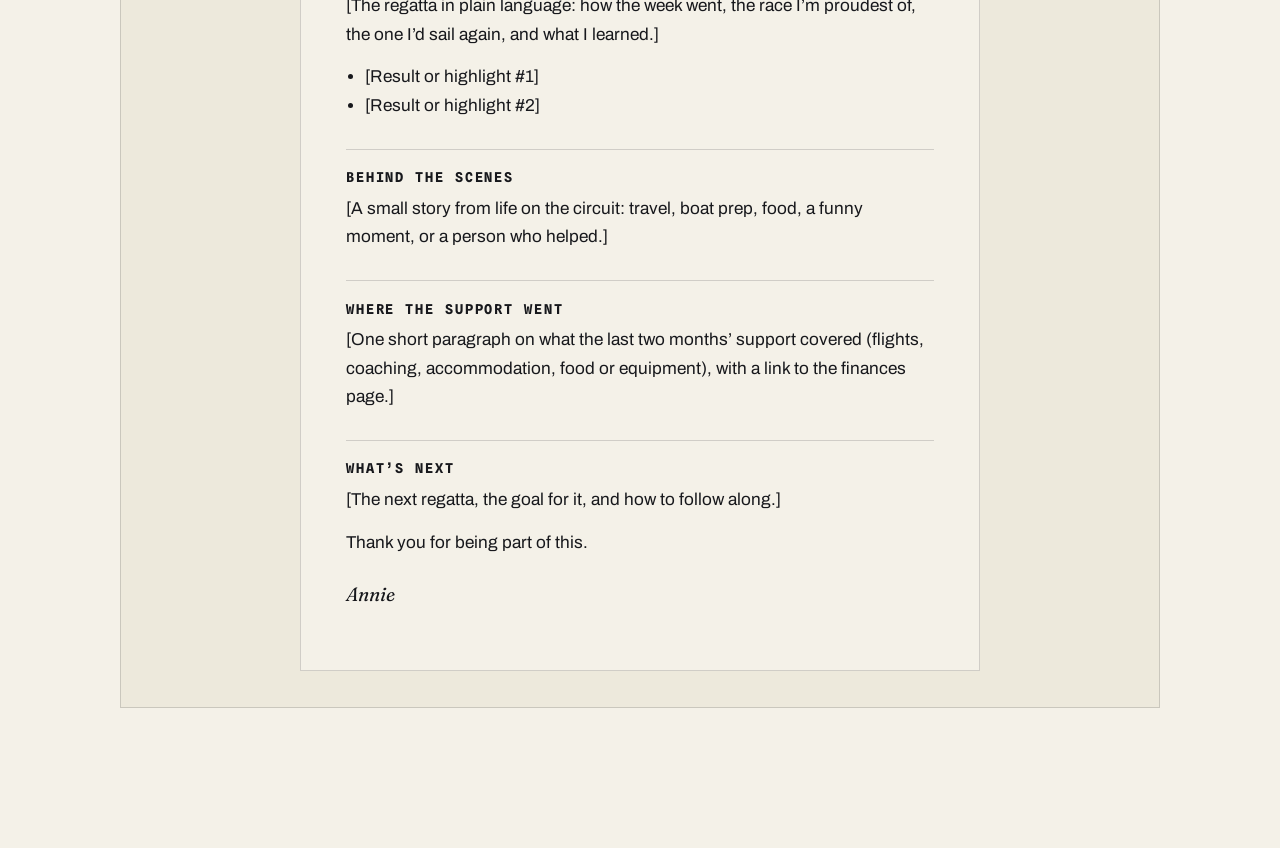
<file: newsletter.html>
<!DOCTYPE html>
<html lang="en">
<head>
<meta charset="UTF-8">
<meta name="color-scheme" content="only light">
<meta name="viewport" content="width=device-width, initial-scale=1">
<title>Newsletter — Annie Balasubramanian</title>
<meta name="description" content="A newsletter, sent every other month, from Annie Balasubramanian, Canadian Sailing Team, ILCA 6: training, racing, travel and what's next on the road to LA 2028.">
<link rel="canonical" href="https://anniesailing.ca/newsletter.html">
<link rel="icon" href="/favicon.ico" sizes="48x48">
<link rel="icon" href="/favicon.svg" type="image/svg+xml">
<link rel="icon" href="/favicon-48.png" type="image/png" sizes="48x48">
<link rel="icon" href="/favicon-192.png" type="image/png" sizes="192x192">
<link rel="apple-touch-icon" href="/apple-touch-icon.png">
<link rel="preconnect" href="https://fonts.googleapis.com">
<link rel="preconnect" href="https://fonts.gstatic.com" crossorigin>
<link href="https://fonts.googleapis.com/css2?family=Fraunces:ital,opsz,wght@0,9..144,300;0,9..144,400;0,9..144,500;0,9..144,700;0,9..144,800;1,9..144,400;1,9..144,700;1,9..144,800&family=Archivo:wght@400;500&family=Spline+Sans+Mono:wght@400;500;700&display=swap" rel="stylesheet">
<link rel="stylesheet" href="assets/css/style.css">
<style>
  .nl h2{font-family:var(--f-display);font-weight:700;font-size:clamp(1.7rem,2.4vw + 1rem,2.6rem);letter-spacing:-.02em;line-height:1.1;margin:4.5rem 0 1.2rem}
  .nl__lede{max-width:58ch;color:var(--ink-soft);margin-top:1rem;font-size:1.08rem}
  .nl__how{display:grid;grid-template-columns:repeat(auto-fit,minmax(220px,1fr));gap:1px;background:var(--rule);border:1px solid var(--rule);margin-top:2rem}
  .nl__how div{background:var(--paper);padding:1.4rem}
  .nl__how h3{font-family:var(--f-display);font-weight:700;font-size:1.3rem;margin-bottom:.4rem}
  .nl__how p{color:var(--ink-soft);font-size:.95rem}
  .sub{margin-top:2.4rem;border:2px solid var(--ink);padding:clamp(1.5rem,4vw,2.6rem);display:grid;grid-template-columns:1fr auto;gap:1.5rem 2.5rem;align-items:center}
  .sub__price{font-family:var(--f-display);font-weight:800;font-size:clamp(2.6rem,5vw,4rem);letter-spacing:-.03em;line-height:1}
  .sub__price small{font:500 .9rem var(--f-mono);letter-spacing:.08em;color:var(--ink-soft)}
  .sub__perks{margin-top:.9rem;color:var(--ink-soft);max-width:44ch}
  .sub__cta{display:flex;flex-direction:column;gap:.6rem;align-items:stretch;min-width:240px}
  .sub__cta .btn{justify-content:center;background:var(--red);border-color:var(--red);color:#fff}
  .sub__cta .btn:hover{background:var(--ink);border-color:var(--ink);color:var(--paper)}
  .sub__cta .btn[aria-disabled="true"]{background:var(--paper-2);border-color:var(--rule);color:var(--ink-soft);pointer-events:none}
  .sub__fine{font-size:.82rem;color:var(--ink-soft);text-align:center}
  .sub__fine a{color:var(--red)}
  @media (max-width:720px){.sub{grid-template-columns:1fr}}
  .issue{margin-top:1.4rem;border:1px solid var(--rule);background:var(--paper-2)}
  .issue__tag{display:block;padding:.8rem 1.2rem;background:var(--ink);color:var(--paper);font:700 .78rem/1.4 var(--f-mono);letter-spacing:.14em;text-transform:uppercase}
  .issue__paper{max-width:680px;margin:clamp(1rem,3vw,2.2rem) auto;background:var(--paper);border:1px solid var(--rule);padding:clamp(1.4rem,4vw,2.8rem)}
  .issue__meta{font:500 .75rem/1.4 var(--f-mono);letter-spacing:.14em;text-transform:uppercase;color:var(--red)}
  .issue h3{font-family:var(--f-display);font-weight:700;font-size:clamp(1.7rem,3vw,2.3rem);letter-spacing:-.02em;line-height:1.1;margin:.5rem 0 1.4rem}
  .issue h4{font:700 .85rem/1.3 var(--f-mono);letter-spacing:.14em;text-transform:uppercase;margin:1.8rem 0 .5rem;padding-top:1.2rem;border-top:1px solid var(--rule)}
  .issue p{margin-bottom:.9rem;line-height:1.65}
  .issue ul{margin:0 0 .9rem 1.2rem;line-height:1.65}
  .issue .sig{font-family:var(--f-display);font-style:italic;font-size:1.2rem;margin-top:1.4rem}
  .sub__form{display:flex;flex-direction:column;gap:.5rem;min-width:min(100%,300px)}
  .sub__form label{font:500 .72rem/1.4 var(--f-mono);letter-spacing:.14em;text-transform:uppercase;color:var(--ink-soft)}
  .sub__form input[type="text"],.sub__form input[type="email"]{font:inherit;padding:.85rem .9rem;border:1px solid var(--ink);background:var(--paper);color:var(--ink);border-radius:0;width:100%}
  .sub__form input:focus-visible{outline:2px solid var(--red);outline-offset:2px}
  .sub__form .btn{justify-content:center;background:var(--red);border-color:var(--red);color:#fff;margin-top:.6rem;cursor:pointer}
  .sub__form .btn:hover{background:var(--ink);border-color:var(--ink);color:var(--paper)}
  .sub__status{min-height:1.4em;font-size:.9rem;margin-top:.3rem}
  .sub__status.ok{color:#2e7d32}
  .sub__status.err{color:var(--red)}
</style>
</head>
<body class="gpage">
<div class="grain" aria-hidden="true"></div>
<main class="section nl gpage__main">
  <a class="arrow" href="index.html">&larr; Back to home</a>
  <h1 class="gpage__title">The newsletter</h1>
  <p class="nl__lede">Every other month, I&rsquo;ll send you the story behind the results: what training really looks like, what happened at the regatta, where I&rsquo;m headed next, and where the support is going. It&rsquo;s the closest thing to sailing alongside me on the road to LA&nbsp;2028.</p>

  <div class="nl__how">
    <div><h3>Behind the scenes</h3><p>Training, travel and the parts of a campaign you don&rsquo;t see on the results sheet.</p></div>
    <div><h3>Race recaps</h3><p>What went right, what went wrong, and what I&rsquo;m changing for the next regatta.</p></div>
    <div><h3>Where the money goes</h3><p>A short, honest look at the last two months&rsquo; spending, in line with my <a href="finances.html">finances page</a>.</p></div>
  </div>

  <div class="sub" id="subscribe">
    <div>
      <div class="sub__price">Free</div>
      <p class="sub__perks">One email every other month, straight to your inbox. No spam, and you can unsubscribe any time.</p>
    </div>
    <form class="sub__form" id="sub-form" action="https://api.web3forms.com/submit" method="POST">
      <input type="hidden" name="access_key" value="4fe59f4c-4e31-4375-b5a3-5883f3d20dca">
      <input type="hidden" name="subject" value="New newsletter signup">
      <input type="hidden" name="from_name" value="anniesailing.ca newsletter">
      <input type="checkbox" name="botcheck" tabindex="-1" autocomplete="off" style="display:none">
      <label for="nl-name">First name</label>
      <input id="nl-name" name="name" type="text" autocomplete="given-name" required>
      <label for="nl-email">Email</label>
      <input id="nl-email" name="email" type="email" autocomplete="email" required>
      <button class="btn" type="submit">Subscribe</button>
      <p class="sub__status" id="sub-status" role="status" aria-live="polite"></p>
    </form>
  </div>

  <h2>What you&rsquo;re in for</h2>
  <p class="nl__lede" style="margin-top:0">Here&rsquo;s a sample issue so you know what lands in your inbox.</p>
  <div class="issue">
    <span class="issue__tag">Sample issue &mdash; layout and tone only; details are illustrative</span>
    <article class="issue__paper">
      <p class="issue__meta">Issue 01 &middot; [Month&ndash;Month Year]</p>
      <h3>[A headline for this issue]</h3>
      <p>Hi everyone,</p>
      <p>[A short, personal opening: where I am, what the last couple of months felt like, and the one thing I want you to take away from this issue.]</p>

      <h4>On the water</h4>
      <p>[A few sentences on training over the last two months: the venue, the conditions, what we worked on, and one thing that surprised me.]</p>

      <h4>Race recap</h4>
      <p>[The regatta in plain language: how the week went, the race I&rsquo;m proudest of, the one I&rsquo;d sail again, and what I learned.]</p>
      <ul>
        <li>[Result or highlight #1]</li>
        <li>[Result or highlight #2]</li>
      </ul>

      <h4>Behind the scenes</h4>
      <p>[A small story from life on the circuit: travel, boat prep, food, a funny moment, or a person who helped.]</p>

      <h4>Where the support went</h4>
      <p>[One short paragraph on what the last two months&rsquo; support covered (flights, coaching, accommodation, food or equipment), with a link to the finances page.]</p>

      <h4>What&rsquo;s next</h4>
      <p>[The next regatta, the goal for it, and how to follow along.]</p>

      <p>Thank you for being part of this.</p>
      <p class="sig">Annie</p>
    </article>
  </div>
</main>
<script>
  (function () {
    var form = document.getElementById("sub-form");
    var status = document.getElementById("sub-status");
    var key = form.querySelector('[name="access_key"]');
    var btn = form.querySelector('button[type="submit"]');
    form.addEventListener("submit", function (ev) {
      ev.preventDefault();
      status.className = "sub__status";
      if (!key.value || key.value.indexOf("REPLACE_WITH") === 0) {
        status.className = "sub__status err";
        status.textContent = "Signups aren\u2019t open just yet. Please check back soon.";
        return;
      }
      btn.disabled = true; btn.textContent = "Subscribing\u2026";
      fetch("https://api.web3forms.com/submit", {
        method: "POST",
        headers: { "Accept": "application/json" },
        body: new FormData(form)
      }).then(function (r) { return r.json(); }).then(function (d) {
        if (d.success) {
          form.reset();
          status.className = "sub__status ok";
          status.textContent = "You\u2019re in! Thanks for subscribing.";
        } else { throw new Error(); }
      }).catch(function () {
        status.className = "sub__status err";
        status.textContent = "Something went wrong. Please try again in a moment.";
      }).then(function () { btn.disabled = false; btn.textContent = "Subscribe"; });
    });
  })();
</script>
<script src="assets/js/main.js" defer></script>
</body>
</html>
</file>
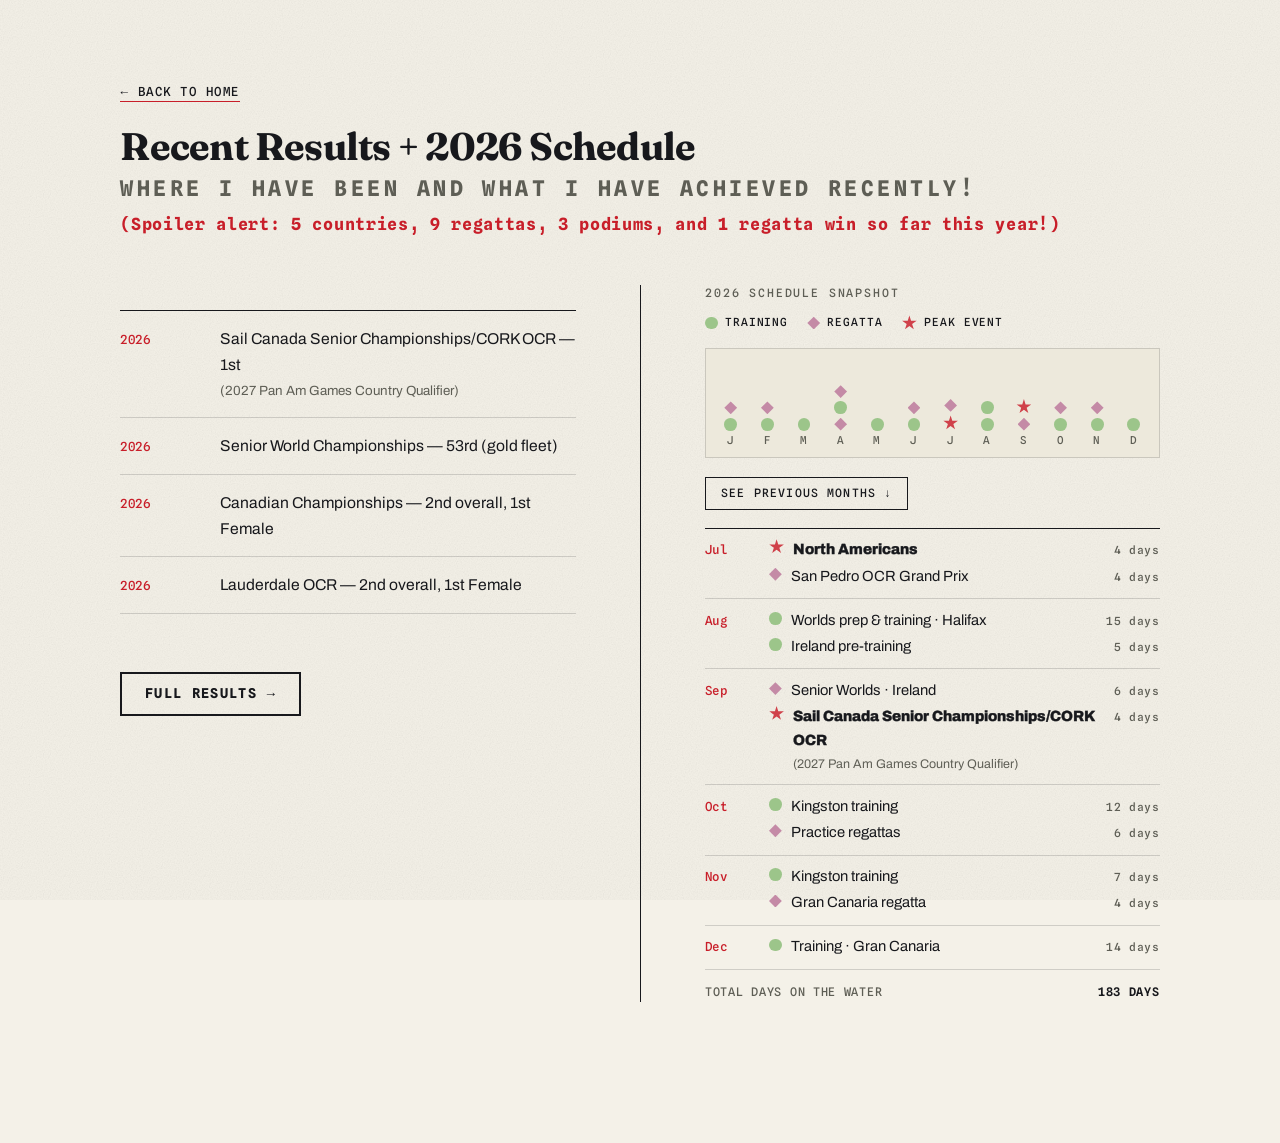
<file: results.html>
<!DOCTYPE html>
<html lang="en">
<head>
<meta charset="UTF-8">
<meta name="color-scheme" content="only light">
<meta name="viewport" content="width=device-width, initial-scale=1">
<title>Results + Schedule — Annie Balasubramanian</title>
<meta name="description" content="Recent results and 2026 schedule — Annie Balasubramanian, Canadian Sailing Team, ILCA 6.">
<link rel="canonical" href="https://anniesailing.ca/results.html">
<link rel="icon" href="/favicon.ico" sizes="48x48">
<link rel="icon" href="/favicon.svg" type="image/svg+xml">
<link rel="icon" href="/favicon-48.png" type="image/png" sizes="48x48">
<link rel="icon" href="/favicon-192.png" type="image/png" sizes="192x192">
<link rel="apple-touch-icon" href="/apple-touch-icon.png">

<link rel="preconnect" href="https://fonts.googleapis.com">
<link rel="preconnect" href="https://fonts.gstatic.com" crossorigin>
<link href="https://fonts.googleapis.com/css2?family=Fraunces:ital,opsz,wght@0,9..144,300;0,9..144,400;0,9..144,500;0,9..144,700;0,9..144,800;1,9..144,400;1,9..144,700;1,9..144,800&family=Archivo:wght@400;500&family=Spline+Sans+Mono:wght@400;500;700&display=swap" rel="stylesheet">
<link rel="stylesheet" href="assets/css/style.css">
</head>
<body class="gpage rpage">
<div class="grain" aria-hidden="true"></div>
<main class="section gpage__main">
  <a class="arrow" href="index.html">&larr; Back to home</a>
  <section class="section results">
  <header class="results__head reveal">
    <h2 class="results__title">Recent Results + 2026 Schedule</h2>
    <p class="label">Where I have been and what I have achieved recently!</p>
    <p class="results__stats">(Spoiler alert: 5 countries, 9 regattas, 3 podiums, and 1 regatta win so far this year!)</p>
  </header>
  <div class="results__split">
    <div class="results__main">
  <ul class="rlist">
    <li class="reveal"><span>2026</span> <div>Sail Canada Senior Championships/CORK OCR — 1st<small class="rlist__sub">(2027 Pan Am Games Country Qualifier)</small></div></li>
    <li class="reveal"><span>2026</span> Senior World Championships — 53rd (gold fleet)</li>
    <li class="reveal"><span>2026</span> Canadian Championships — 2nd overall, 1st Female</li>
    <li class="reveal"><span>2026</span> Lauderdale OCR — 2nd overall, 1st Female</li>
  </ul>
  <a class="fullbtn reveal" href="full-results.html">Full results <span aria-hidden="true">&rarr;</span></a>
  </div>
    <aside class="results__aside sched reveal" aria-label="2026 schedule snapshot">
      <p class="sched__title">2026 schedule snapshot</p>
      <ul class="sched__legend">
        <li><i class="sched__dot sched__dot--t"></i>Training</li>
        <li><i class="sched__dot sched__dot--r"></i>Regatta</li>
        <li><i class="sched__dot sched__dot--p"></i>Peak event</li>
      </ul>
      <ul class="sched__strip" aria-hidden="true">
        <li><span class="sched__stack"><i class="sched__dot sched__dot--t"></i><i class="sched__dot sched__dot--r"></i></span><span class="sched__mo">J</span></li>
        <li><span class="sched__stack"><i class="sched__dot sched__dot--t"></i><i class="sched__dot sched__dot--r"></i></span><span class="sched__mo">F</span></li>
        <li><span class="sched__stack"><i class="sched__dot sched__dot--t"></i></span><span class="sched__mo">M</span></li>
        <li><span class="sched__stack"><i class="sched__dot sched__dot--r"></i><i class="sched__dot sched__dot--t"></i><i class="sched__dot sched__dot--r"></i></span><span class="sched__mo">A</span></li>
        <li><span class="sched__stack"><i class="sched__dot sched__dot--t"></i></span><span class="sched__mo">M</span></li>
        <li><span class="sched__stack"><i class="sched__dot sched__dot--t"></i><i class="sched__dot sched__dot--r"></i></span><span class="sched__mo">J</span></li>
        <li><span class="sched__stack"><i class="sched__dot sched__dot--p"></i><i class="sched__dot sched__dot--r"></i></span><span class="sched__mo">J</span></li>
        <li><span class="sched__stack"><i class="sched__dot sched__dot--t"></i><i class="sched__dot sched__dot--t"></i></span><span class="sched__mo">A</span></li>
        <li><span class="sched__stack"><i class="sched__dot sched__dot--r"></i><i class="sched__dot sched__dot--p"></i></span><span class="sched__mo">S</span></li>
        <li><span class="sched__stack"><i class="sched__dot sched__dot--t"></i><i class="sched__dot sched__dot--r"></i></span><span class="sched__mo">O</span></li>
        <li><span class="sched__stack"><i class="sched__dot sched__dot--t"></i><i class="sched__dot sched__dot--r"></i></span><span class="sched__mo">N</span></li>
        <li><span class="sched__stack"><i class="sched__dot sched__dot--t"></i></span><span class="sched__mo">D</span></li>
      </ul>
      <details class="sched__prev">
        <summary class="sched__more"><span class="sched__more-closed">See previous months</span><span class="sched__more-open">Hide previous months</span> <span aria-hidden="true" class="sched__chev">&darr;</span></summary>
        <ul class="sched__list sched__list--prev">
        <li><span class="sched__m">Jan</span><span class="sched__ev"><span class="sched__e"><i class="sched__dot sched__dot--t"></i><span class="sched__t">Training &middot; Fort Lauderdale</span><span class="sched__d">9 days</span></span><span class="sched__e"><i class="sched__dot sched__dot--r"></i><span class="sched__t">Lauderdale OCR</span><span class="sched__d">12 days</span></span></span></li>
        <li><span class="sched__m">Feb</span><span class="sched__ev"><span class="sched__e"><i class="sched__dot sched__dot--t"></i><span class="sched__t">Training &middot; Portugal</span><span class="sched__d">14 days</span></span><span class="sched__e"><i class="sched__dot sched__dot--r"></i><span class="sched__t">Vilamoura Grand Prix</span><span class="sched__d">4 days</span></span></span></li>
        <li><span class="sched__m">Mar</span><span class="sched__ev"><span class="sched__e"><i class="sched__dot sched__dot--t"></i><span class="sched__t">Training &middot; Palma</span><span class="sched__d">10 days</span></span></span></li>
        <li><span class="sched__m">Apr</span><span class="sched__ev"><span class="sched__e"><i class="sched__dot sched__dot--r"></i><span class="sched__t">SOF Palma</span><span class="sched__d">6 days</span></span><span class="sched__e"><i class="sched__dot sched__dot--t"></i><span class="sched__t">Pre-Hy&egrave;res training</span><span class="sched__d">5 days</span></span><span class="sched__e"><i class="sched__dot sched__dot--r"></i><span class="sched__t">Hy&egrave;res</span><span class="sched__d">6 days</span></span></span></li>
        <li><span class="sched__m">May</span><span class="sched__ev"><span class="sched__e"><i class="sched__dot sched__dot--t"></i><span class="sched__t">RCYC training &middot; Toronto</span><span class="sched__d">17 days</span></span></span></li>
        <li><span class="sched__m">Jun</span><span class="sched__ev"><span class="sched__e"><i class="sched__dot sched__dot--t"></i><span class="sched__t">Training &middot; Kingston</span><span class="sched__d">15 days</span></span><span class="sched__e"><i class="sched__dot sched__dot--r"></i><span class="sched__t">Canadian Championships</span><span class="sched__d">4 days</span></span></span></li>
        </ul>
      </details>
      <ul class="sched__list sched__list--now">
        <li><span class="sched__m">Jul</span><span class="sched__ev"><span class="sched__e"><i class="sched__dot sched__dot--p"></i><span class="sched__t sched__t--peak">North Americans</span><span class="sched__d">4 days</span></span><span class="sched__e"><i class="sched__dot sched__dot--r"></i><span class="sched__t">San Pedro OCR Grand Prix</span><span class="sched__d">4 days</span></span></span></li>
        <li><span class="sched__m">Aug</span><span class="sched__ev"><span class="sched__e"><i class="sched__dot sched__dot--t"></i><span class="sched__t">Worlds prep &amp; training &middot; Halifax</span><span class="sched__d">15 days</span></span><span class="sched__e"><i class="sched__dot sched__dot--t"></i><span class="sched__t">Ireland pre-training</span><span class="sched__d">5 days</span></span></span></li>
        <li><span class="sched__m">Sep</span><span class="sched__ev"><span class="sched__e"><i class="sched__dot sched__dot--r"></i><span class="sched__t">Senior Worlds &middot; Ireland</span><span class="sched__d">6 days</span></span><span class="sched__e"><i class="sched__dot sched__dot--p"></i><span class="sched__t sched__t--peak">Sail Canada Senior Championships/CORK OCR<span class="sched__sub">(2027 Pan Am Games Country Qualifier)</span></span><span class="sched__d">4 days</span></span></span></li>
        <li><span class="sched__m">Oct</span><span class="sched__ev"><span class="sched__e"><i class="sched__dot sched__dot--t"></i><span class="sched__t">Kingston training</span><span class="sched__d">12 days</span></span><span class="sched__e"><i class="sched__dot sched__dot--r"></i><span class="sched__t">Practice regattas</span><span class="sched__d">6 days</span></span></span></li>
        <li><span class="sched__m">Nov</span><span class="sched__ev"><span class="sched__e"><i class="sched__dot sched__dot--t"></i><span class="sched__t">Kingston training</span><span class="sched__d">7 days</span></span><span class="sched__e"><i class="sched__dot sched__dot--r"></i><span class="sched__t">Gran Canaria regatta</span><span class="sched__d">4 days</span></span></span></li>
        <li><span class="sched__m">Dec</span><span class="sched__ev"><span class="sched__e"><i class="sched__dot sched__dot--t"></i><span class="sched__t">Training &middot; Gran Canaria</span><span class="sched__d">14 days</span></span></span></li>
      </ul>
      <div class="sched__total"><span>Total days on the water</span><span><strong>183 days</strong></span></div>
    </aside>
  </div>
</section>
</main>
<script src="assets/js/main.js" defer></script>
</body>
</html>
</file>
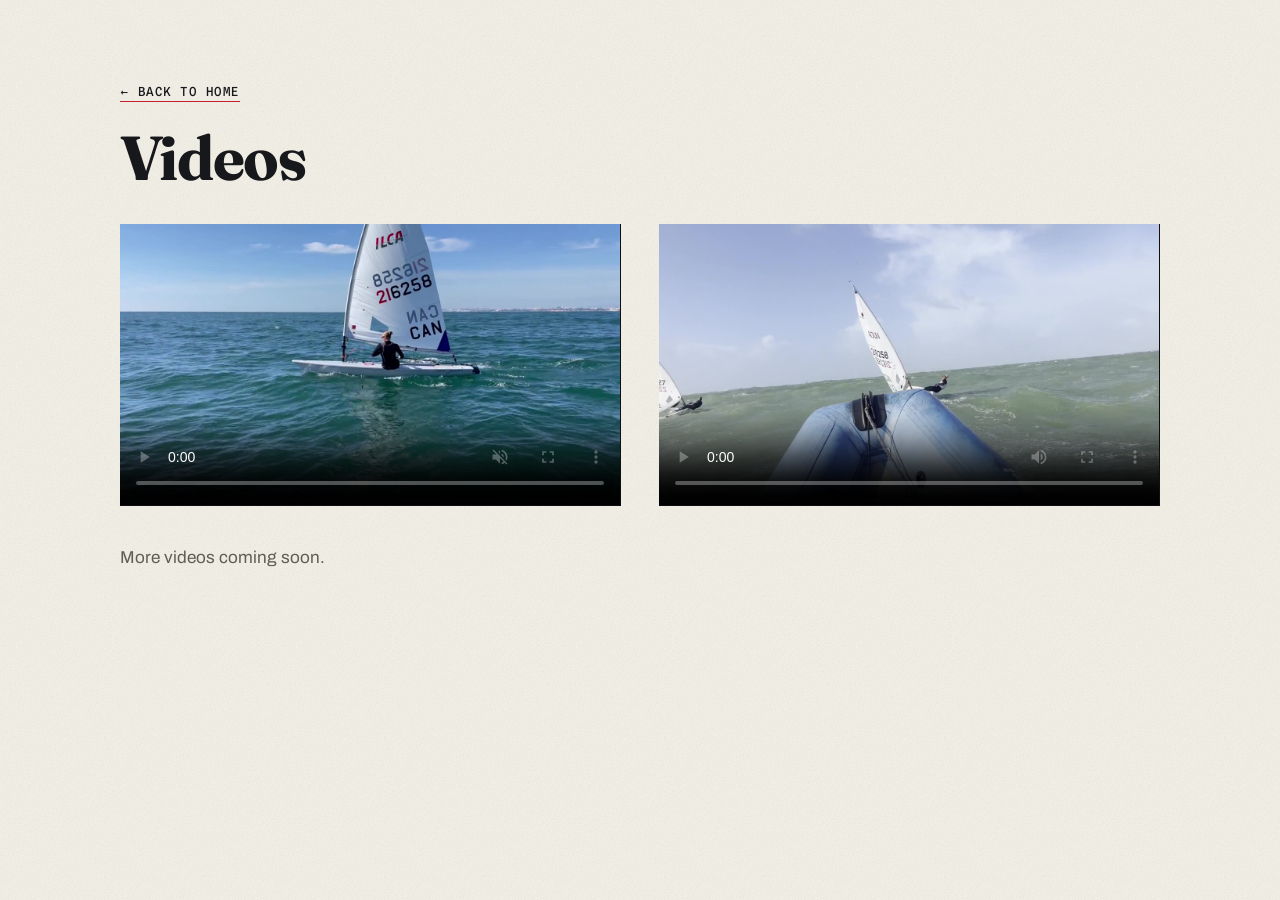
<file: videos.html>
<!DOCTYPE html>
<html lang="en">
<head>
<meta charset="UTF-8">
<meta name="color-scheme" content="only light">
<meta name="viewport" content="width=device-width, initial-scale=1">
<title>Videos — Annie Balasubramanian</title>
<meta name="description" content="Videos — Annie Balasubramanian, Canadian Sailing Team, ILCA 6.">
<link rel="canonical" href="https://anniesailing.ca/videos.html">
<link rel="icon" href="/favicon.ico" sizes="48x48">
<link rel="icon" href="/favicon.svg" type="image/svg+xml">
<link rel="icon" href="/favicon-48.png" type="image/png" sizes="48x48">
<link rel="icon" href="/favicon-192.png" type="image/png" sizes="192x192">
<link rel="apple-touch-icon" href="/apple-touch-icon.png">

<link rel="preconnect" href="https://fonts.googleapis.com">
<link rel="preconnect" href="https://fonts.gstatic.com" crossorigin>
<link href="https://fonts.googleapis.com/css2?family=Fraunces:ital,opsz,wght@0,9..144,300;0,9..144,400;0,9..144,500;0,9..144,700;0,9..144,800;1,9..144,400;1,9..144,700;1,9..144,800&family=Archivo:wght@400;500&family=Spline+Sans+Mono:wght@400;500;700&display=swap" rel="stylesheet">
<link rel="stylesheet" href="assets/css/style.css">
<style>
  .vgrid{display:grid;grid-template-columns:repeat(auto-fill,minmax(min(100%,420px),1fr));gap:clamp(1.4rem,3vw,2.4rem);margin-top:2rem}
  .vcard{margin:0}
  .vcard video,.vcard iframe{display:block;width:100%;aspect-ratio:16/9;background:#0E0F12;border:0}
  .vcard figcaption{margin-top:.7rem;font-size:.95rem;line-height:1.5;color:var(--ink-soft)}
  .vcard figcaption strong{display:block;color:var(--ink);font-family:var(--f-display);font-size:1.15rem;margin-bottom:.2rem}
  .vsoon{margin-top:2.4rem;color:var(--ink-soft)}
</style>
</head>
<body class="gpage">
<div class="grain" aria-hidden="true"></div>
<main class="section gpage__main">
  <a class="arrow" href="index.html">&larr; Back to home</a>
  <h1 class="gpage__title">Videos</h1>
  <div class="vgrid">
    <figure class="vcard">
      <video controls muted loop playsinline preload="metadata" poster="assets/video/ilca-body-position.jpg" src="assets/video/ilca-body-position.mp4"></video>
    </figure>
    <figure class="vcard">
      <video controls playsinline preload="metadata" poster="assets/video/big-waves-vilamoura-2026.jpg" src="assets/video/big-waves-vilamoura-2026.mp4"></video>
    </figure>
    <!-- ADD MORE VIDEOS: copy one of these blocks.
    Your own file: put the .mp4 in assets/video/ and use
      <figure class="vcard"><video controls playsinline preload="metadata" src="assets/video/NAME.mp4"></video><figcaption><strong>Title</strong>Short description</figcaption></figure>
    YouTube: use
      <figure class="vcard"><iframe src="https://www.youtube.com/embed/VIDEO_ID" title="Title" allowfullscreen loading="lazy"></iframe><figcaption><strong>Title</strong>Short description</figcaption></figure>
    -->
  </div>
  <p class="vsoon">More videos coming soon.</p>
</main>
<script src="assets/js/main.js" defer></script>
</body>
</html>
</file>
<file: assets/css/style.css>
/* ============================================================
   anniesailing.ca — editorial / minimal
   Fraunces (display) · Archivo (body) · Spline Sans Mono (data)
   ============================================================ */

:root{color-scheme:light only;
  --paper:#F4F1E8;
  --paper-2:#EDE9DC;
  --ink:#17181C;
  --ink-soft:#5E5E55;
  --rule:rgba(23,24,28,.16);
  --red:#C81E29;
  --panel:#131418;
  --panel-text:#ECE7DA;
  --panel-soft:#9C988C;

  --max:1180px;
  --gutter:clamp(20px,5.5vw,80px);
  --sp:clamp(72px,11vw,150px);

  --f-display:"Fraunces",Georgia,"Times New Roman",serif;
  --f-body:"Archivo","Helvetica Neue",Arial,sans-serif;
  --f-mono:"Spline Sans Mono",ui-monospace,"SFMono-Regular",Menlo,monospace;
}


*,*::before,*::after{box-sizing:border-box;margin:0;padding:0}
html{-webkit-text-size-adjust:100%}
body{
  background:var(--paper);
  color:var(--ink);
  font-family:var(--f-body);
  font-size:clamp(1rem,.55vw + .9rem,1.075rem);
  line-height:1.62;
  font-weight:400;
  -webkit-font-smoothing:antialiased;
  text-rendering:optimizeLegibility;
  overflow-x:hidden;
}
img{display:block;max-width:100%;height:auto}
a{color:inherit}

::selection{background:var(--red);color:#fff}

.skip{
  position:absolute;left:-9999px;top:0;z-index:200;
  background:var(--ink);color:var(--paper);padding:.7em 1.1em;
  font:500 .8rem/1 var(--f-mono);text-decoration:none;
}
.skip:focus{left:12px;top:12px}

:focus-visible{outline:2px solid var(--red);outline-offset:3px}

/* grain overlay ------------------------------------------------ */
.grain{
  position:fixed;inset:0;z-index:1;pointer-events:none;
  opacity:.5;mix-blend-mode:multiply;
  background-image:url("data:image/svg+xml,%3Csvg xmlns='http://www.w3.org/2000/svg' width='140' height='140'%3E%3Cfilter id='n'%3E%3CfeTurbulence type='fractalNoise' baseFrequency='.85' numOctaves='2' stitchTiles='stitch'/%3E%3CfeColorMatrix type='saturate' values='0'/%3E%3C/filter%3E%3Crect width='100%25' height='100%25' filter='url(%23n)' opacity='.32'/%3E%3C/svg%3E");
}

/* shared type ------------------------------------------------- */
.label{
  font:700 clamp(1.05rem,.8vw + .85rem,1.35rem)/1.2 var(--f-mono);
  letter-spacing:.16em;text-transform:uppercase;
  color:var(--ink-soft);
  margin:1.2rem 0 1.8rem;
}
.label--light{color:var(--panel-soft)}

.kicker{
  font:500 .8rem/1.4 var(--f-mono);
  letter-spacing:.24em;text-transform:uppercase;
}

.section{
  position:relative;z-index:2;
  max-width:var(--max);
  margin-inline:auto;
  padding:var(--sp) var(--gutter);
  scroll-margin-top:70px;
}
.section + .section{padding-top:0}

.section__head{
  font-family:var(--f-display);
  font-weight:700;
  font-size:clamp(2.2rem,5.2vw,4rem);
  line-height:1.05;
  letter-spacing:-.02em;
  margin:.5em 0 .6em;
  max-width:20ch;
}
.section__intro{max-width:52ch;color:var(--ink-soft)}
.section__note{
  margin-top:2.4em;font:400 .8rem/1.5 var(--f-mono);
  letter-spacing:.02em;color:var(--ink-soft);
}

/* buttons --------------------------------------------------- */
.btn{
  display:inline-flex;align-items:center;gap:.5em;
  font:500 .82rem/1 var(--f-mono);
  letter-spacing:.1em;text-transform:uppercase;
  text-decoration:none;
  padding:1.05em 1.5em;
  border:1px solid var(--ink);
  border-radius:0;
  transition:background .35s ease,color .35s ease,transform .35s ease;
}
.btn:hover{transform:translateY(-2px)}
.btn--solid{background:var(--ink);color:var(--paper)}
.btn--solid:hover{background:var(--red);border-color:var(--red);color:#fff}
.btn:not(.btn--solid):hover{background:var(--ink);color:var(--paper)}
.btn--ghost{border-color:var(--panel-text);color:var(--panel-text)}
.btn--ghost:hover{background:var(--panel-text);color:var(--panel)}

/* ─────────────── HERO ─────────────── */
.hero{
  position:relative;z-index:2;
  min-height:100svh;
  display:flex;flex-direction:column;justify-content:flex-end;
  padding:var(--gutter);
  padding-top:clamp(90px,16vh,180px);
  overflow:hidden;
}
.hero__media{position:absolute;inset:0;z-index:-1}
.hero__media img{width:100%;height:100%;object-fit:cover;object-position:64% center}
.hero__media::after{
  content:"";position:absolute;inset:0;
  background:
    linear-gradient(180deg,rgba(10,10,12,.15) 0%,rgba(10,10,12,.05) 32%,rgba(10,10,12,.62) 100%),
    linear-gradient(90deg,rgba(10,10,12,.42) 0%,rgba(10,10,12,0) 62%);
}

.hero__inner{max-width:var(--max);margin-inline:auto;width:100%;color:#F4F1E8}
.hero .kicker{color:rgba(244,241,232,.95);margin-bottom:.9em;font:700 clamp(1rem,1vw + .8rem,1.45rem)/1.3 var(--f-mono);letter-spacing:.18em}
.hero__name{
  font-family:var(--f-display);
  font-weight:700;
  font-size:clamp(3.2rem,11.5vw,8rem);
  line-height:.92;
  letter-spacing:-.025em;
}
.hero__name span{display:block}
.hero__stand{
  margin:1.4em 0 2em;
  max-width:46ch;
  font-size:clamp(1rem,1.1vw + .8rem,1.2rem);
  color:rgba(244,241,232,.9);
}
.hero__cta{display:flex;flex-wrap:wrap;gap:.9em}
.hero__cta .btn{border:2px solid rgba(244,241,232,.7);color:#F4F1E8;font:700 clamp(.95rem,.5vw + .85rem,1.15rem)/1 var(--f-mono);padding:1.2em 1.8em}
.hero__cta .btn:hover{background:#F4F1E8;color:var(--ink);border-color:#F4F1E8}
.hero__cta .btn--solid{background:#F4F1E8;color:var(--ink);border-color:#F4F1E8}
.hero__cta .btn--solid:hover{background:var(--red);border-color:var(--red);color:#fff}

.hero__scroll{
  position:absolute;right:var(--gutter);bottom:var(--gutter);
  writing-mode:vertical-rl;
  font:500 .7rem/1 var(--f-mono);letter-spacing:.3em;text-transform:uppercase;
  color:rgba(244,241,232,.75);
}
.hero__scroll::after{content:"";display:block;width:1px;height:46px;margin:12px auto 0;background:rgba(244,241,232,.6);animation:drop 2.1s ease-in-out infinite}
@keyframes drop{0%,100%{transform:scaleY(.3);transform-origin:top}50%{transform:scaleY(1);transform-origin:top}}

/* ─────────────── STICKY INDEX ─────────────── */
.index{
  position:sticky;top:0;z-index:50;
  display:flex;align-items:center;justify-content:space-between;gap:1.5rem;
  padding:.85rem var(--gutter);
  background:color-mix(in srgb,var(--paper) 88%,transparent);
  backdrop-filter:blur(10px);-webkit-backdrop-filter:blur(10px);
  border-bottom:1px solid var(--rule);
}
.index__name{
  font:500 .78rem/1 var(--f-mono);letter-spacing:.12em;text-transform:uppercase;
  text-decoration:none;white-space:nowrap;
}
.index__links{
  display:flex;gap:1.8rem;overflow-x:auto;scrollbar-width:none;
  -webkit-overflow-scrolling:touch;
}
.index__links::-webkit-scrollbar{display:none}
.index__links a{
  font:500 1rem/1 var(--f-mono);letter-spacing:.05em;
  text-decoration:none;white-space:nowrap;color:var(--ink-soft);
  padding-bottom:2px;border-bottom:1px solid transparent;
  transition:color .25s,border-color .25s;
}
.index__links a:hover,.index__links a.is-active{color:var(--ink);border-color:var(--red)}
@media (max-width:720px){
  .index__name{display:none}
  .index__links{gap:1.3rem}.index__links a{font-size:.9rem}
  .index{justify-content:flex-start}
}

/* ─────────────── SNAPSHOT ─────────────── */
.snapshot{padding-top:clamp(56px,9vw,110px)}
.powered{display:flex;align-items:flex-start;gap:clamp(1rem,3vw,2.4rem);padding:1.1rem 0;margin-bottom:clamp(1.8rem,4vw,3rem);border-top:1px solid var(--ink);border-bottom:1px solid var(--rule)}
.powered__label{margin:.35rem 0 0;font:500 .72rem/1.4 var(--f-mono);letter-spacing:.16em;text-transform:uppercase;color:var(--ink-soft);white-space:nowrap}
.powered__list{list-style:none;margin:0;padding:0;display:flex;flex:1;flex-wrap:wrap;align-items:flex-start;justify-content:space-between;gap:.8rem clamp(1.2rem,3vw,2.6rem)}
.powered__item{display:grid;grid-template-rows:clamp(38px,4vw,50px) auto;justify-items:center;align-items:center;row-gap:.45rem;text-align:center}
.powered__item small{text-align:center;max-width:15ch;font:500 .62rem/1.35 var(--f-mono);letter-spacing:.1em;text-transform:uppercase;color:var(--ink-soft)}
.powered__item span{font-family:var(--f-display);font-size:clamp(1rem,1.4vw,1.3rem);letter-spacing:-.01em;line-height:1}
.powered__item img{display:block;height:clamp(26px,3vw,38px);width:auto}
.powered__item[data-sponsor="helly-hansen"] img{height:clamp(34px,3.6vw,46px)}
.powered__item[data-sponsor="rcyc"] img{height:clamp(38px,4vw,50px)}
.powered__item[data-sponsor="xm-fitness"] img{height:clamp(28px,3vw,38px)}
.powered__item[data-sponsor="rcyc"] small{max-width:20ch!important;white-space:normal!important}
@media (min-width:701px){.powered__list{flex-wrap:nowrap}}
@media (min-width:1000px){.powered__item small{max-width:16ch;white-space:normal}}
@media (min-width:701px){.powered__list{gap:.8rem clamp(.6rem,1.6vw,1.6rem)}.powered__item{flex:0 1 auto;min-width:0}.powered__item img{flex:none;max-width:100%}}
@media (max-width:700px){.powered{flex-direction:column;align-items:flex-start;gap:.8rem}.powered__list{justify-content:flex-start}}
.snapshot__grid{
  display:grid;grid-template-columns:minmax(0,52ch) minmax(0,1fr);
  gap:clamp(1.6rem,5vw,4rem);align-items:stretch;
}
.snapshot__photo{order:2;width:100%;height:auto;aspect-ratio:1/1;align-self:center;object-fit:cover;object-position:center 6%}
.facts{border-top:1px solid var(--ink)}
.facts > div{
  display:grid;grid-template-columns:9rem 1fr;gap:1rem;
  padding:1rem 0;border-bottom:1px solid var(--rule);
}
.facts dt{
  font:500 .7rem/1.6 var(--f-mono);letter-spacing:.16em;text-transform:uppercase;
  color:var(--ink-soft);
}
.facts dd{font-size:.95rem}
.snapshot__about{margin:1.8rem 0 0;max-width:52ch;line-height:1.65}
.snapshot__label{display:block;margin:.6rem 0 1rem;font:700 clamp(1.05rem,.8vw + .85rem,1.35rem)/1.3 var(--f-mono);letter-spacing:.14em;text-transform:uppercase;color:var(--red)}
.snapshot__bio{margin-top:1.1rem;max-width:52ch;line-height:1.65}
.snapshot__sub{margin:2.2rem 0 0;font-family:var(--f-display);font-weight:700;font-size:clamp(1.6rem,1.8vw + 1.1rem,2.2rem);letter-spacing:-.02em;line-height:1.15}
.snapshot__bio--tight{margin-top:.7rem}
.years{display:flex;gap:clamp(.6rem,1.4vw,1rem);margin-top:clamp(2.2rem,4vw,3.2rem);aspect-ratio:3.6;padding-bottom:0}
.years__item{margin:0;flex:var(--r) 1 0;min-width:0;overflow:hidden;background:var(--panel-soft,#ddd)}
.years__item img{display:block;width:100%;height:100%;object-fit:cover}
@media (max-width:600px){.years{flex-wrap:wrap;aspect-ratio:auto}.years__item{flex:1 1 calc(50% - .4rem);aspect-ratio:4/3}.years__item:last-child:nth-child(odd){flex-basis:100%;aspect-ratio:4/3}}
.years-rule{border:0;border-top:1px solid var(--ink);margin:clamp(2.2rem,4vw,3.2rem) 0 0}
.explain{display:flow-root;margin-top:clamp(2rem,4vw,3rem)}
.explain .snapshot__sub{margin-top:0}
.explain .snapshot__bio{max-width:none}
.explain__video{float:right;width:58%;margin:0 0 1.4rem clamp(1.6rem,4vw,3rem)}
.explain__video video{display:block;width:100%;aspect-ratio:16/9;background:#000}
@media (max-width:800px){.explain__video{float:none;width:100%;margin:0 0 1.4rem}}
.snapshot__line{
  margin-top:1.2rem;max-width:52ch;color:var(--ink-soft);
  font-size:.95rem;
}
@media (max-width:600px){
  .snapshot__grid{grid-template-columns:1fr}
  .snapshot__photo{max-width:260px;height:auto;aspect-ratio:2/3;order:-1}
  .facts > div{grid-template-columns:1fr;gap:.15rem}
}

/* full-bleed band ------------------------------------------- */
.band{
  position:relative;z-index:2;
  margin:var(--sp) 0 0;
}
.band img{width:100%;height:clamp(280px,52vh,540px);object-fit:cover;object-position:center 40%;filter:grayscale(.12)}

/* ─────────────── RESULTS ─────────────── */
.rlist{list-style:none;margin:1.6rem 0 2rem;border-top:1px solid var(--ink)}
.rlist li{
  display:grid;grid-template-columns:5rem 1fr;gap:1.2rem;align-items:baseline;
  padding:.95rem 0;border-bottom:1px solid var(--rule);
  font-size:.98rem;
}
.rlist li span{
  font:500 .78rem/1.5 var(--f-mono);letter-spacing:.04em;color:var(--red);
}
.rlist__sub{display:block;margin-top:.2rem;font-size:.85em;color:var(--ink-soft)}
@media (max-width:520px){
  .rlist li{grid-template-columns:1fr;gap:.15rem}
}

/* ─────────────── SUPPORT (inverted) ─────────────── */
.support{
  max-width:none;width:100%;
  background:var(--panel);color:var(--panel-text);
  margin-top:var(--sp);
}
.support__inner{max-width:var(--max);margin-inline:auto}
.support__head{
  font-family:var(--f-display);font-weight:700;
  font-size:clamp(2.7rem,7.2vw,5.6rem);line-height:1;letter-spacing:-.03em;
  margin:.4em 0 .5em;
}
.support__body{max-width:52ch;color:var(--panel-soft);font-size:1.08rem;margin:0 0 1em}
.support__cta{display:flex;flex-wrap:wrap;gap:1em;margin:2.4em 0 1.4em}
.support__finances{display:flex;justify-content:center;margin:0 0 1.4rem}
.support__cta .btn--solid{background:var(--red);border-color:var(--red);color:#fff}
.support__cta .btn--solid:hover{background:#fff;border-color:#fff;color:var(--panel)}

.support__grid{display:grid;grid-template-columns:minmax(0,1.1fr) minmax(0,.9fr);gap:clamp(2rem,6vw,5rem);align-items:start}
.gives{border:1px solid rgba(236,231,218,.22);padding:clamp(1.2rem,2.4vw,2rem);margin-top:clamp(0rem,2vw,1.6rem)}
.gives__title{margin:0 0 1rem;font:500 .78rem/1.5 var(--f-mono);letter-spacing:.08em;text-transform:uppercase;color:var(--panel-soft)}
.gives__list{list-style:none;margin:0;padding:0}
.gives__list li{display:flex;gap:1.2rem;align-items:baseline;padding:.75rem 0;border-top:1px solid rgba(236,231,218,.16)}
.gives__list li:first-child{border-top:0}
.gives__amt{flex:0 0 5.8rem;font-family:var(--f-display);font-size:1.5rem;letter-spacing:-.02em;color:var(--panel-text)}
.gives__what{color:var(--panel-soft);font-size:1.02rem}
@media (max-width:860px){.support__grid{grid-template-columns:1fr}}

/* ─────────────── WORK ─────────────── */
.work__line{
  margin:1.4rem 0 1.6rem;max-width:44ch;
  font-family:var(--f-display);font-weight:400;
  font-size:clamp(1.15rem,1.4vw + .95rem,1.55rem);
  line-height:1.4;letter-spacing:-.01em;
}
.arrow{
  display:inline-block;
  font:500 .78rem/1 var(--f-mono);letter-spacing:.12em;text-transform:uppercase;
  text-decoration:none;border-bottom:1px solid var(--red);padding-bottom:3px;
  transition:color .25s;
}
.arrow:hover{color:var(--red)}
.results .arrow{margin-top:1.6rem}
.results__split{display:grid;grid-template-columns:minmax(0,1fr) minmax(0,1fr);align-items:stretch}
.results__main{padding-right:clamp(1.4rem,3.5vw,3rem)}
.results__aside{padding-left:clamp(1.4rem,3.5vw,3rem);border-left:1px solid var(--ink)}
.sched__title{margin:0 0 .9rem;font:500 .72rem/1.4 var(--f-mono);letter-spacing:.16em;text-transform:uppercase;color:var(--ink-soft)}
.sched__legend{list-style:none;margin:0 0 1.1rem;padding:0;display:flex;flex-wrap:wrap;gap:.4rem 1.2rem;font:500 .7rem/1.4 var(--f-mono);letter-spacing:.08em;text-transform:uppercase}
.sched__legend li{display:flex;align-items:center;gap:.45rem}
.sched__strip{list-style:none;margin:0 0 1.2rem;padding:.9rem .5rem .6rem;display:grid;grid-template-columns:repeat(12,minmax(0,1fr));gap:.2rem;background:var(--paper-2,transparent);border:1px solid var(--rule)}
.sched__strip li{display:flex;flex-direction:column;align-items:center;justify-content:flex-end;gap:.35rem;min-height:5.2rem}
.sched__stack{display:flex;flex-direction:column-reverse;align-items:center;gap:.22rem}
.sched__mo{font:500 .68rem/1 var(--f-mono);letter-spacing:.06em;color:var(--ink-soft)}
.sched__list{list-style:none;margin:0;padding:0;border-top:1px solid var(--ink)}
.sched__list li{display:grid;grid-template-columns:3rem 1fr;gap:1rem;align-items:baseline;padding:.6rem 0;border-bottom:1px solid var(--rule);font-size:.92rem}
.sched__total{display:flex;justify-content:space-between;align-items:baseline;gap:1rem;flex-wrap:wrap;padding:.9rem 0 0;font:500 .74rem/1.5 var(--f-mono);letter-spacing:.06em;text-transform:uppercase;color:var(--ink-soft)}
.sched__total strong{color:var(--ink);font-weight:600}
.sched__m{font:500 .78rem/1.5 var(--f-mono);letter-spacing:.04em;color:var(--red)}
.sched__ev{display:flex;flex-direction:column;gap:.15rem}
.sched__e{display:flex;align-items:baseline;gap:.55rem}
.sched__t{flex:1;min-width:0}
.sched__sub{display:block;margin-top:.1rem;font-weight:400;font-size:.85em;color:var(--ink-soft);-webkit-text-stroke:0;letter-spacing:0;word-spacing:0}
.sched__t--peak{font-weight:800;color:var(--ink);-webkit-text-stroke:.35px currentColor;paint-order:stroke fill}
.sched__d{flex:0 0 auto;font:500 .7rem/1.4 var(--f-mono);letter-spacing:.06em;color:var(--ink-soft);white-space:nowrap}
.sched__dot{display:inline-block;flex:0 0 auto;width:.8rem;height:.8rem}
.sched__dot--t{background:#9cc58a;border-radius:50%}
.sched__dot--r{background:#c48aa6;clip-path:polygon(50% 0,100% 50%,50% 100%,0 50%)}
.sched__dot--p{background:#d0414a;clip-path:polygon(50% 0%,61% 35%,98% 35%,68% 57%,79% 91%,50% 70%,21% 91%,32% 57%,2% 35%,39% 35%);width:.95rem;height:.95rem}
.sched__dot--o{background:var(--rule)}
@media (max-width:900px){.results__split{grid-template-columns:1fr}.results__main{padding-right:0}.results__aside{padding-left:0;border-left:0;border-top:1px solid var(--ink);margin-top:2.4rem;padding-top:2rem}}

/* news preview grid */
.ngrid{display:grid;grid-template-columns:repeat(3,minmax(0,1fr));gap:clamp(1.4rem,3vw,2.2rem);margin-top:clamp(2.4rem,5vw,3.6rem)}
.ncard{display:flex;flex-direction:column;color:inherit;text-decoration:none;border-top:1px solid var(--ink);padding-top:1rem}
.ncard img{display:block;width:100%;aspect-ratio:3/2;object-fit:cover;margin-bottom:1rem;transition:opacity .2s}
.ncard:hover img{opacity:.88}
.ncard__meta{font:500 .72rem/1.4 var(--f-mono);letter-spacing:.1em;text-transform:uppercase;color:var(--red);margin:0 0 .5rem}
.ncard__title{font-family:var(--f-display);font-weight:700;font-size:1.45rem;line-height:1.2;letter-spacing:-.01em;margin:0 0 .6rem}
.ncard__text{color:var(--ink-soft);font-size:.92rem;line-height:1.55;margin:0 0 1rem}
.ncard__more{margin-top:auto;font:500 .78rem/1.4 var(--f-mono);letter-spacing:.08em;text-transform:uppercase}
.ncard:hover .ncard__more{color:var(--red)}
@media (max-width:900px){.ngrid{grid-template-columns:repeat(2,minmax(0,1fr))}}
@media (max-width:560px){.ngrid{grid-template-columns:1fr}}
/* phones: the smaller news stories become a compact list (no photo or preview) */
@media (max-width:560px){
  .ngrid{gap:0;margin-top:1.6rem}
  .ncard{padding:.95rem 0;border-top:0;border-bottom:1px solid var(--rule)}
  .ncard:first-child{border-top:1px solid var(--ink)}
  .ncard img,.ncard__text,.ncard__more{display:none}
  .ncard__meta{font-size:.68rem;margin:0 0 .3rem}
  .ncard__title{font-size:1.02rem;line-height:1.3;margin:0;font-weight:600}
  .ncard__title::after{content:" \2197";color:var(--red);font-family:var(--f-mono);font-size:.85em}
}
/* ─────────────── RECENT NEWS (featured) ─────────────── */
.feature{
  display:grid;grid-template-columns:minmax(0,1.05fr) minmax(0,1fr);
  gap:clamp(1.6rem,4vw,3.4rem);align-items:center;
  margin-top:1.8rem;padding-top:2rem;border-top:1px solid var(--ink);
}
.feature__media img{width:100%;height:auto;aspect-ratio:3/2;object-fit:cover}
.feature__media figcaption{
  margin-top:.6rem;font:500 .68rem/1.4 var(--f-mono);letter-spacing:.08em;color:var(--ink-soft);
}
.feature__date{font:500 .78rem/1.4 var(--f-mono);letter-spacing:.1em;text-transform:uppercase;color:var(--red)}
.feature__title{
  margin:.7rem 0 1.1rem;
  font-family:var(--f-display);font-weight:700;
  font-size:clamp(2rem,3vw + 1.1rem,3.3rem);
  line-height:1.12;letter-spacing:-.02em;
}
.feature__text{max-width:46ch;color:var(--ink-soft);margin-bottom:1.6rem}
@media (max-width:760px){
  .feature{grid-template-columns:1fr}
}

/* ─────────────── MOMENTS ─────────────── */
.moments__grid{
  display:grid;grid-template-columns:repeat(2,minmax(0,1fr));align-items:start;
  gap:clamp(1.2rem,3vw,2.4rem);
}
.moment img{display:block;width:100%;height:auto;aspect-ratio:1.82/1;object-fit:cover}
.moment figcaption{margin-top:.8rem;font-size:.98rem;color:var(--ink-soft)}
.moment figcaption span{
  font:500 .78rem/1.5 var(--f-mono);letter-spacing:.04em;color:var(--red);margin-right:.7em;
}
@media (max-width:640px){
  .moments__grid{grid-template-columns:1fr}
}

/* ─────────────── GALLERY ─────────────── */
.gallery__grid{
  display:grid;grid-template-columns:repeat(auto-fill,minmax(150px,1fr));
  gap:clamp(.5rem,1.2vw,.9rem);margin-top:1.8rem;
}
.gallery__item{display:block;overflow:hidden;background:var(--paper-2);cursor:zoom-in}
.gallery__item img{
  display:block;width:100%;aspect-ratio:4/3;object-fit:cover;
  transition:transform .35s ease,opacity .2s;
}
.gallery__item img.gallery__top{object-position:center top}
.gallery__item:hover img,.gallery__item:focus-visible img{transform:scale(1.05);opacity:.92}
.gallery__item:focus-visible{outline:2px solid var(--red);outline-offset:2px}
.gallery > .arrow{margin-top:1.8rem}
.gpage__main{padding-top:clamp(40px,6vw,80px);max-width:var(--max);margin:0 auto}
.gpage__title{
  margin:1.2rem 0 0;font-family:var(--f-display);font-weight:700;
  font-size:clamp(2.3rem,3.6vw + 1rem,3.9rem);letter-spacing:-.02em;line-height:1.1;
}
.gpage__main{max-width:var(--max)}
.gpage__main .gallery__grid{
  grid-template-columns:repeat(4,minmax(0,1fr));
  gap:clamp(1.6rem,3vw,2.6rem) clamp(1rem,2vw,1.6rem);margin-top:2rem;
}
.gpage__fig{margin:0}
.gpage__fig .gallery__item img{aspect-ratio:3/2}
.gpage__fig figcaption{margin-top:.7rem;font-size:.88rem;line-height:1.5;color:var(--ink-soft)}
.gpage__fig figcaption span{
  display:block;font:500 .78rem/1.5 var(--f-mono);letter-spacing:.04em;color:var(--red);margin-bottom:.15rem;
}
@media (max-width:1000px){.gpage__main .gallery__grid{grid-template-columns:repeat(3,minmax(0,1fr))}}
@media (max-width:720px){.gpage__main .gallery__grid{grid-template-columns:repeat(2,minmax(0,1fr))}}
@media (max-width:440px){.gpage__main .gallery__grid{grid-template-columns:1fr}}
.lightbox{
  position:fixed;inset:0;z-index:100;background:rgba(15,16,20,.94);
  display:flex;align-items:center;justify-content:center;padding:3.5rem 3.5rem 2rem;
}
.lightbox[hidden]{display:none}
.lightbox__fig{margin:0;max-width:100%;text-align:center}
.lightbox__fig img{max-width:100%;max-height:calc(100vh - 11rem);width:auto;height:auto;display:block;margin:0 auto}
.lightbox__fig figcaption{margin:1rem auto 0;max-width:60ch;color:var(--panel-text);font-size:.98rem;line-height:1.5}
.lightbox button{
  position:absolute;background:none;border:0;color:var(--panel-text);cursor:pointer;
  font-size:2.6rem;line-height:1;padding:.5rem .9rem;
}
.lightbox button:hover{color:#fff}
.lightbox__close{top:.6rem;right:.8rem}
.lightbox__nav{top:50%;transform:translateY(-50%);font-size:3.4rem}
.lightbox__prev{left:.4rem}
.lightbox__next{right:.4rem}
@media (max-width:520px){
  .gallery__grid{grid-template-columns:repeat(2,minmax(0,1fr))}
  .lightbox{padding:3.5rem 1rem 1.5rem}
}

/* ─────────────── INSTAGRAM EMBED ─────────────── */
.social__grid{
  display:grid;grid-template-columns:repeat(2,minmax(0,440px));
  gap:clamp(1.2rem,3vw,2.4rem);margin-top:1.8rem;
}
.social__embed iframe{width:100%;height:640px;border:0;background:transparent}
.social__card{
  align-self:start;
  border:1px solid var(--ink);padding:clamp(1.4rem,3vw,2.2rem);
  display:flex;flex-direction:column;align-items:flex-start;gap:1rem;
}
.social__card-label{font:500 .72rem/1 var(--f-mono);letter-spacing:.22em;text-transform:uppercase;color:var(--ink-soft)}
.social__card-text{
  font-family:var(--f-display);font-weight:400;
  font-size:clamp(1.3rem,1.6vw + 1rem,1.8rem);line-height:1.25;letter-spacing:-.01em;
}
.social .arrow{margin:1.4rem 1.6rem 0 0}
@media (max-width:900px){
  .social__grid{grid-template-columns:minmax(0,440px)}
}

/* ─────────────── CONTACT FORM ─────────────── */
.cform{max-width:560px;margin-top:2.8rem}
.hp{position:absolute;left:-9999px;opacity:0;height:0;width:0}
.cform__row{margin-bottom:1.8rem}
.cform label{
  display:block;margin-bottom:.6rem;
  font:500 .7rem/1 var(--f-mono);letter-spacing:.16em;text-transform:uppercase;
  color:var(--ink-soft);
}
.cform input,.cform select,.cform textarea{
  width:100%;background:transparent;color:var(--ink);
  border:0;border-bottom:1px solid var(--ink);
  padding:.65rem 0;
  font-family:var(--f-body);font-size:1rem;
  border-radius:0;
}
.cform textarea{resize:vertical}
.cform input:focus,.cform select:focus,.cform textarea:focus{
  outline:none;border-color:var(--red);
}
.cform select{appearance:none;background-image:url("data:image/svg+xml,%3Csvg xmlns='http://www.w3.org/2000/svg' width='12' height='8'%3E%3Cpath d='M1 1l5 5 5-5' stroke='%23888' fill='none' stroke-width='1.4'/%3E%3C/svg%3E");background-repeat:no-repeat;background-position:right .2rem center}
.cform button{margin-top:.5rem}
.cform__status{margin-top:1.1rem;font:400 .85rem/1.5 var(--f-mono);min-height:1.2em}
.cform__status.ok{color:var(--ink)}
.cform__status.err{color:var(--red)}
.cform__alt{margin-top:1.6rem;font:400 .82rem/1.5 var(--f-mono);color:var(--ink-soft)}
.cform__alt a{border-bottom:1px solid var(--red)}

/* ─────────────── FOOTER ─────────────── */
.footer{
  position:relative;z-index:2;
  border-top:1px solid var(--ink);
  padding:clamp(3rem,7vw,5rem) var(--gutter);
  max-width:var(--max);margin:var(--sp) auto 0;
}
.footer__grid{display:flex;flex-wrap:wrap;justify-content:space-between;gap:2rem}
.footer__name{
  font-family:var(--f-display);font-style:italic;font-weight:400;
  font-size:1.3rem;
}
.footer__links{display:flex;flex-direction:column;gap:.5rem}
.footer__links a{
  font:400 .8rem/1 var(--f-mono);text-decoration:none;color:var(--ink-soft);
}
.footer__links a:hover{color:var(--ink)}
.footer__fine{
  font:400 .74rem/1.7 var(--f-mono);color:var(--ink-soft);
  align-self:flex-end;text-align:right;
}
@media (max-width:600px){.footer__fine{text-align:left}}

/* ─────────────── MOTION ─────────────── */
.anim{opacity:0;transform:translateY(18px);animation:rise .9s cubic-bezier(.2,.7,.2,1) forwards;animation-delay:var(--d,0ms)}
@keyframes rise{to{opacity:1;transform:none}}

.reveal{opacity:0;transform:translateY(24px);transition:opacity .8s ease,transform .8s cubic-bezier(.2,.7,.2,1)}
.reveal.in{opacity:1;transform:none}

@media (prefers-reduced-motion:reduce){
  *,*::before,*::after{animation-duration:.001ms !important;animation-iteration-count:1 !important;transition-duration:.001ms !important}
  .anim,.reveal{opacity:1;transform:none}
  .hero__scroll::after{animation:none}
}

/* ─────────────── NEWSLETTER BAR ─────────────── */
.newsbar{
  display:block;position:relative;z-index:2;
  background:var(--red);color:#fff;text-decoration:none;
  padding:clamp(1.1rem,2.6vw,1.7rem) var(--gutter);
  transition:background .35s ease;
}
.newsbar:hover{background:#A3171F}
.newsbar__inner{display:flex;align-items:center;justify-content:space-between;gap:2rem;max-width:var(--max);margin-inline:auto}
.newsbar__text{display:block}
.newsbar__kicker{display:block;font:700 .72rem/1.3 var(--f-mono);letter-spacing:.16em;text-transform:uppercase;opacity:.85;margin-bottom:.4rem}
.newsbar__title{display:block;font-family:var(--f-display);font-weight:700;font-size:clamp(1.05rem,1.2vw + .8rem,1.5rem);line-height:1.2;letter-spacing:-.01em;max-width:40ch}
.newsbar__arrow{font-size:clamp(1.4rem,2.4vw,2rem);line-height:1;transition:transform .35s ease}
.newsbar:hover .newsbar__arrow{transform:translateX(.4rem)}

/* ─────────────── PHONES ONLY (laptop layout untouched) ─────────────── */
@media (max-width:600px){
  /* headshot: smaller, with the About me text wrapping around it */
  .snapshot__grid{display:block}
  .snapshot__grid::after{content:"";display:block;clear:both}
  .snapshot__info{display:block}
  .snapshot__photo{float:right;order:0;width:118px;max-width:none;height:auto;aspect-ratio:2/3;margin:.2rem 0 .6rem 1rem}

  /* support: smaller type, paragraph and "where your donation goes" side by side */
  .support__grid{grid-template-columns:minmax(0,1fr) minmax(0,1fr);gap:.8rem;align-items:start}
  .support__head{font-size:1.75rem;margin:.3em 0 .45em}
  .support__body{font-size:.8rem;line-height:1.5;margin:0 0 .8em}
  .support__cta{gap:.5em;margin:1.2em 0 .8em}
  .support__cta .btn,.support__finances .btn{font-size:.62rem;padding:.9em 1em;width:100%;justify-content:center;text-align:center}
  .support__finances{margin:0 0 1rem}
  .gives{padding:.7rem .7rem .4rem;margin-top:0}
  .gives__title{font-size:.6rem;margin:0 0 .5rem}
  .gives__list li{gap:.4rem;padding:.45rem 0}
  .gives__amt{flex:0 0 2.7rem;font-size:.85rem}
  .gives__what{font-size:.64rem;line-height:1.35;min-width:0;overflow-wrap:anywhere;hyphens:auto}
  .gives__list li{min-width:0}
}

/* phones: keep the big name on one line, and keep Annie fully in the banner */
@media (max-width:600px){
  .hero__name{font-size:10.2vw}
  .hero .kicker{font-size:.86rem;letter-spacing:.12em}
  /* zoomed out: the photo sits in its own band at the top, sharp, fading into a dark background */
  .hero{background:#0E0F12;min-height:0;padding-top:calc(82vw - 2.2rem);padding-bottom:2.4rem}
  .hero__media{bottom:auto;height:82vw}
  .hero__media img{object-position:72% center}
  .hero__media::after{background:linear-gradient(180deg,rgba(14,15,18,0) 60%,#0E0F12 100%)}
}

@media (max-width:600px){.hero{padding-top:calc(82vw - 0.4rem)}}

/* bigger, centred finances button */
.support__main .support__finances{justify-content:center;margin:1.6rem 0 1.4rem}
.support__finances .btn{font-size:1.05rem;padding:1.2em 1.8em;text-align:center;justify-content:center;font-weight:700}
@media (max-width:600px){
  .support__finances .btn{font-size:.8rem;padding:1.1em 1em;width:100%}
}
.support__actions{display:inline-flex;flex-direction:column;align-items:stretch;max-width:100%}
.support__actions .support__cta{margin-bottom:0}
.support__actions .support__finances{margin:0 0 1.4rem}
.support__actions .support__finances .btn{width:100%;font-size:.9rem}
.support__actions .support__cta{justify-content:center}

/* older news: smaller cards (tablet/laptop only; phones keep the compact list) */
@media (min-width:561px){
  .ngrid{grid-template-columns:repeat(4,minmax(0,1fr));gap:1.2rem}
  .ncard img{aspect-ratio:16/10;margin-bottom:.7rem}
  .ncard__meta{font-size:.62rem;margin-bottom:.35rem}
  .ncard__title{font-size:1.05rem;line-height:1.25;margin-bottom:.45rem}
  .ncard__text{font-size:.8rem;line-height:1.45;margin-bottom:.7rem}
  .ncard__more{font-size:.68rem}
}
@media (min-width:561px) and (max-width:900px){.ngrid{grid-template-columns:repeat(2,minmax(0,1fr))}}

.results__head{margin-bottom:clamp(1.8rem,4vw,3rem)}
.results__title{font-family:var(--f-display);font-weight:700;font-size:clamp(1.5rem,2vw + .9rem,2.4rem);line-height:1.15;letter-spacing:-.02em;margin:.4rem 0 .6rem;max-width:30ch}
.results__stats{margin:0;color:var(--red);font:700 clamp(.85rem,.4vw + .75rem,1.05rem)/1.5 var(--f-mono);letter-spacing:.04em}
.results__head .label{margin:0 0 .4rem}
.results__title{max-width:none;margin:0 0 .5rem}
.results__head .label{margin:0 0 .6rem}
.support__actions .support__cta{margin-bottom:1.1rem}
.explain__more{margin:1.4rem 0 0}
.explain__more .btn{background:var(--red);border-color:var(--red);color:#fff}
.explain__more .btn:hover{background:var(--ink);border-color:var(--ink)}
.readmore summary{list-style:none;cursor:pointer;display:inline-block;margin:.2rem 0 1rem;font:700 .85rem/1 var(--f-mono);letter-spacing:.1em;text-transform:uppercase;color:var(--red);border-bottom:2px solid var(--red);padding-bottom:3px}
.readmore summary::-webkit-details-marker{display:none}
.readmore .readmore__close,.readmore[open] .readmore__open{display:none}
.readmore[open] .readmore__close{display:inline}
.readmore[open] summary{margin-bottom:1.2rem}

/* About me + What is ILCA sailing side by side on laptops; stacked on phones/tablets */
@media (min-width:1000px){
  .aboutrow{display:grid;grid-template-columns:minmax(0,1fr) minmax(0,1fr);gap:clamp(2rem,4vw,4rem);align-items:start}
  .aboutrow .snapshot__grid{display:block}
  .aboutrow .snapshot__grid::after{content:"";display:block;clear:both}
  .aboutrow .snapshot__photo{float:right;width:38%;margin:0 0 1rem 1.6rem;aspect-ratio:3/4}
  .aboutrow .explain{margin-top:0}
  .aboutrow .explain__video{float:none;width:100%;margin:0 0 1.2rem}
  .aboutrow .snapshot__about,.aboutrow .snapshot__bio,.aboutrow .explain .snapshot__bio{font-size:.95rem;line-height:1.6;max-width:none}
  .aboutrow .explain .snapshot__sub{margin-top:.6rem;font-size:clamp(1.4rem,1.2vw + 1rem,1.8rem)}
}

/* Contact + Latest posts side by side on laptops; stacked on phones/tablets */
@media (min-width:1000px){
  .contactrow{position:relative;z-index:2;max-width:var(--max);margin-inline:auto;padding-inline:var(--gutter);display:grid;grid-template-columns:minmax(0,1fr) minmax(0,1fr);gap:clamp(2rem,5vw,5rem);align-items:start}
  .contactrow .section{max-width:none;margin:0;padding-inline:0}
  .contactrow .cform{max-width:none}
  .contactrow .social__grid{grid-template-columns:minmax(0,1fr);max-width:440px}
}

/* no box around "Where your donation goes" */
.gives{border:0}

/* years strip lives under About me; divider between the two halves */
.aboutrow{display:flex;flex-direction:column}
.aboutcol{display:contents}
.aboutcol .years{order:3;margin-top:1.6rem}
.aboutrow .explain{order:2;margin-top:clamp(2rem,4vw,3rem)}
@media (min-width:1000px){
  .aboutrow{display:grid;grid-template-columns:minmax(0,1fr) minmax(0,1fr);column-gap:0;position:relative}
  .aboutcol{display:block;padding-right:clamp(1.5rem,3vw,3rem)}
  .aboutcol .years{margin-top:1.6rem;aspect-ratio:3.1;gap:.5rem}
  .aboutrow .explain{order:0;margin-top:0;padding-left:clamp(1.5rem,3vw,3rem);border-left:2px solid var(--ink)}
}

/* bigger photo block under About me (laptop): photo 1 on top, photos 2-4 in a row below */
@media (min-width:1000px){
  .aboutcol .years{display:grid;grid-template-columns:repeat(3,minmax(0,1fr));gap:.6rem;aspect-ratio:auto;margin-top:1.6rem}
  .aboutcol .years__item{flex:none;aspect-ratio:3/4}
  .aboutcol .years__item:first-child{grid-column:1 / -1;aspect-ratio:16/8}
  .aboutcol .years__item:first-child img{object-position:center 30%}
}
@media (min-width:1000px){.aboutrow .explain{align-self:stretch}}

/* laptop: photo 1 sits in the text (text wraps beside it), directly above photo 2; photos 2-4 in a row below */
.years__lead{display:none}
@media (min-width:1000px){
  .years__lead{display:block;float:left;width:calc((100% - 1.2rem)/3);margin:.3rem .6rem .6rem 0;aspect-ratio:3/4.3;overflow:hidden}
  .years__lead img{display:block;width:100%;height:100%;object-fit:cover}
  .aboutcol .years__item:first-child{display:none}
  .aboutcol .years{grid-template-columns:repeat(3,minmax(0,1fr));gap:.6rem}
  .aboutcol .years__item{aspect-ratio:3/4}
}
@media (min-width:1000px){.years__lead{clear:right}}
/* zoom in a little on the two-kids photo (laptop; same crop on phones' first tile) */
.years__lead img{transform:scale(1.25);transform-origin:50% 40%}
.years__item:first-child img{transform:scale(1.25);transform-origin:50% 40%}
/* zoom out the middle photo: give it a wider tile so more of the picture shows */
@media (min-width:1000px){
  .aboutcol .years{grid-template-columns:1fr 1.7fr 1fr}
  .aboutcol .years__item:nth-child(3){aspect-ratio:auto}
  .aboutcol .years__item:nth-child(3) img{object-position:center 40%}
}
@media (min-width:1000px){.aboutcol .years{grid-template-columns:1fr 1.4fr 1fr}}
/* zoom in a little on the left-hand photo of the row */
@media (min-width:1000px){.aboutcol .years__item:nth-child(2) img{transform:scale(1.25);transform-origin:50% 40%}}

/* wider About me / What is ILCA sailing on large screens */
@media (min-width:1000px){
  .aboutrow{--aw:min(1260px,calc(100vw - 2 * var(--gutter)));width:var(--aw);margin-left:calc(50% - var(--aw) / 2)}
}
/* more space either side of the divider between results and schedule */
@media (min-width:901px){
  .results__main{padding-right:clamp(2.4rem,5vw,4.5rem)}
  .results__aside{padding-left:clamp(2.4rem,5vw,4.5rem)}
}

/* Whimsy Works photo in the About me text: right side, above the last photo of the row (laptop) */
.about__whimsy{margin:1rem 0}
.about__whimsy img{display:block;width:100%;height:auto}
@media (min-width:1000px){
  .about__whimsy{float:right;clear:right;width:calc((100% - 1.2rem)/3);margin:.4rem 0 .8rem 1.2rem}
}
@media (max-width:999px){.about__whimsy{max-width:420px}}
@media (min-width:1000px){.about__whimsy{width:calc((100% - 1.2rem)/3 + 3.5rem)}}
@media (max-width:999px){.about__whimsy{max-width:520px}}
.snapshot__bio a{color:inherit;text-decoration:underline;text-decoration-color:var(--red);text-underline-offset:3px}
.snapshot__bio a:hover{color:var(--red)}
.readmore--about summary{margin-top:.4rem}

/* top menu: slightly smaller links + a red Donate button that stays put while scrolling */
.index__links a{font-size:.88rem}
.index__links{min-width:0}
.index__donate{flex:0 0 auto;margin-left:1.2rem;padding:.7em 1.3em;background:var(--red);border:2px solid var(--red);color:#fff;font:700 .85rem/1 var(--f-mono);letter-spacing:.1em;text-transform:uppercase;text-decoration:none;white-space:nowrap;transition:background .2s,color .2s}
.index__donate:hover{background:#fff;color:var(--red)}
@media (max-width:720px){
  .index__links a{font-size:.8rem}
  .index__donate{margin-left:.7rem;padding:.65em 1em;font-size:.72rem}
}

/* phones: the "through the years" photos stay hidden until About me > Read more is opened, then sit right under the About me text */
@media (max-width:600px){
  .aboutcol .years{display:none}
  .aboutrow:has(.readmore--about[open]) .aboutcol .years{display:flex;order:1;margin-top:1.2rem}
  .aboutrow:has(.readmore--about[open]) .explain{margin-top:2rem}
}
.hero__name span.hero__nick{display:inline;font-weight:300;font-size:.75em;letter-spacing:0;white-space:nowrap}
.newsbar--soon{cursor:default}
.newsbar--soon:hover{background:var(--red)}
.support__body strong{color:var(--panel-text)}
.support__body a{color:var(--panel-text);text-decoration:underline;text-underline-offset:3px}
.gives__tax{margin:1.4rem 0 0;padding-top:1.2rem;border-top:1px solid rgba(236,231,218,.16);color:var(--panel-soft);font-size:.92rem;line-height:1.55}
.gives__tax strong{color:var(--panel-text)}
.gives__tax a{color:var(--panel-text);text-decoration:underline;text-underline-offset:3px}
@media (max-width:600px){.gives__tax{font-size:.62rem;line-height:1.4;margin-top:.7rem;padding-top:.6rem}}

/* newsletter signup inside the red banner */
.newsbar__inner--form{flex-wrap:wrap}
.nbform{flex:1 1 360px;max-width:560px}
.nbform__row{display:flex;gap:.6rem;flex-wrap:wrap}
.nbform input[type=text],.nbform input[type=email]{flex:1 1 140px;min-width:0;padding:.85em 1em;border:2px solid #fff;background:#fff;color:#15161A;font:500 .95rem/1.2 var(--f-body,inherit);border-radius:0}
.nbform input::placeholder{color:#777}
.nbform button{flex:0 0 auto;padding:.85em 1.4em;border:2px solid #15161A;background:#15161A;color:#fff;font:700 .78rem/1 var(--f-mono);letter-spacing:.12em;text-transform:uppercase;cursor:pointer}
.nbform button:hover{background:#fff;color:#15161A;border-color:#fff}
.nbform__status{margin:.6rem 0 0;min-height:1.2em;font:500 .8rem/1.4 var(--f-mono);color:#fff}
@media (max-width:600px){.nbform{flex-basis:100%;margin-top:.8rem}.nbform input[type=text],.nbform input[type=email]{font-size:.85rem}}
/* keep the signup row vertically centred with the banner text; status message floats below */
@media (min-width:601px){
  .newsbar__inner--form{align-items:center}
  .nbform{position:relative}
  .nbform__status{position:absolute;left:0;top:100%;margin:.35rem 0 0}
}

/* Results + schedule: own page on phones */
.results__phonelink{display:none}
.rpage .results{padding:1.2rem 0 0}
@media (max-width:600px){
  #results .results__split,#results .results__main{display:none}
  #results .results__phonelink{display:inline-flex;align-items:center;gap:.5rem;margin-top:1.2rem;padding:.85rem 1.3rem;background:var(--red);color:#fff;font:700 .85rem/1 var(--f-mono);letter-spacing:.08em;text-transform:uppercase;text-decoration:none;border-radius:2px}
}

/* phone: drop the donation box so its bottom lines up with the bottom of the left column */
@media (max-width:600px){
  .support__grid{align-items:end}
  .support__grid .gives{margin-bottom:1.4rem}
}

/* tax paragraph now sits under the buttons; funding pie sits in the donation box */
.support__main .gives__tax{max-width:52ch;margin:1.6rem 0 0;padding-top:1.2rem}
.gpie{margin-top:1.8rem;padding-top:1.4rem;border-top:1px solid rgba(236,231,218,.16)}
.gpie__chart{max-width:230px;margin:.4rem auto 1.2rem}
.gpie__chart svg{display:block;width:100%;height:auto}
.gpie__legend{list-style:none;margin:0;padding:0}
.gpie__legend li{display:grid;grid-template-columns:auto auto 1fr;grid-template-areas:"dot cat pct" ". what what";column-gap:.6rem;align-items:baseline;padding:.55rem 0;border-top:1px solid rgba(236,231,218,.12)}
.gpie__legend li:first-child{border-top:0}
.gpie__legend i{grid-area:dot;width:.8rem;height:.8rem;border-radius:50%;align-self:center}
.gpie__cat{grid-area:cat;color:var(--panel-text);font-size:1rem}
.gpie__pct{grid-area:pct;justify-self:end;font-family:var(--f-display);font-size:1.15rem;color:var(--panel-text)}
.gpie__what{grid-area:what;color:var(--panel-soft);font-size:.88rem;line-height:1.4}
@media (max-width:600px){
  .support__main .gives__tax{margin-top:.9rem;padding-top:.7rem}
  .gpie{margin-top:.9rem;padding-top:.7rem}
  .gpie__chart{max-width:110px;margin:.3rem auto .7rem}
  .gpie__legend li{padding:.35rem 0;column-gap:.35rem}
  .gpie__legend i{width:.55rem;height:.55rem}
  .gpie__cat{font-size:.62rem}
  .gpie__pct{font-size:.7rem}
  .gpie__what{font-size:.54rem;line-height:1.3}
}

/* funding pie with arms: lives in its own grid cell under the donation box */
.support__grid{grid-template-areas:"main gives" "main pie"}
.support__main{grid-area:main;align-self:start}
.support__grid .gives{grid-area:gives}
.support__grid .gpie{grid-area:pie;margin:0;padding:1.4rem 0 0;border:0}
.gpie__chart{max-width:none;margin:.6rem 0 0}
.gpie__t{fill:#ECE7DA;font:600 14px/1 var(--f-body,Archivo),sans-serif}
.gpie__cat{font-weight:600}
.gpie__pct{font-family:var(--f-display);font-size:15px}
.gpie__d{fill:#B9B4A8;font:400 10.5px/1 var(--f-body,Archivo),sans-serif}
@media (max-width:860px){.support__grid{grid-template-areas:"main" "gives" "pie"}}
@media (max-width:600px){
  .support__grid{grid-template-areas:"main gives" "pie pie"}
  .support__grid .gpie{padding-top:1.2rem}
}

/* funding pie: bigger labels, svg may not clip, rows hug content */
.support__grid{grid-template-rows:auto 1fr}
.gpie__chart svg{overflow:visible}
.gpie__t{font-size:16px}
.gpie__pct{font-size:17px}
.gpie__d{font-size:12px}

/* funding pie spacing + readable labels on phones */
.support__grid{row-gap:1.2rem}
.support__grid .gpie{padding:0 clamp(1.2rem,2.4vw,2rem)}
@media (max-width:600px){
  .support__grid{row-gap:.8rem}
  .support__grid .gpie{padding:.4rem 0 0}
  .gpie__t{font-size:20px}
  .gpie__pct{font-size:21px}
}
svg .gpie__cat{font-size:inherit;color:inherit;grid-area:auto}
svg .gpie__pct{grid-area:auto;justify-self:auto}
@media (max-width:600px){.gpie__t{font-size:18px}.gpie__pct{font-size:19px}}
/* bigger funding pie */
.gpie__t{font-size:17px}.gpie__pct{font-size:18px}
@media (max-width:600px){.gpie__t{font-size:19px}.gpie__pct{font-size:20px}}

/* funding pie: big pie with colour key on the right */
.gpie--list .gpie__row{display:flex;align-items:center;gap:clamp(1.2rem,3vw,2.4rem);margin-top:.8rem}
.gpie--list .gpie__pie{flex:0 0 50%;max-width:50%}
.gpie--list .gpie__pie svg{display:block;width:100%;height:auto}
.gpie__key{list-style:none;margin:0;padding:0;flex:1;min-width:0}
.gpie__key li{display:flex;align-items:center;gap:.5rem;padding:.5rem 0;border-top:1px solid rgba(236,231,218,.12);color:var(--panel-text);font-size:.9rem}
.gpie__key li:first-child{border-top:0}
.gpie__key i{flex:none;width:.85rem;height:.85rem;border-radius:50%}
.gpie__key span{flex:1;min-width:0;white-space:nowrap}
.gpie__key b{font-family:var(--f-display);font-weight:400;font-size:1rem}
@media (max-width:600px){
  .gpie--list .gpie__row{gap:.6rem}
  .gpie--list .gpie__pie{flex-basis:46%;max-width:46%}
  .gpie__key li{font-size:.68rem;padding:.38rem 0;gap:.35rem}
  .gpie__key i{width:.55rem;height:.55rem}
  .gpie__key b{font-size:.75rem}
}

/* centre the two buttons under the "Back the campaign" paragraphs */
.support__main .support__actions{display:flex;flex-direction:column;align-items:center;width:100%;max-width:52ch}
.support__main .support__actions .support__cta{flex-direction:column;align-items:stretch;justify-content:center;width:max-content;max-width:100%}
@media (max-width:600px){
  .support__main .support__actions{align-items:stretch;max-width:none}
  .support__main .support__actions .support__cta{width:100%}
}

/* phone: home-page gallery shows only 10 small thumbnails */
@media (max-width:600px){
  #gallery .gallery__grid{grid-template-columns:repeat(5,minmax(0,1fr));gap:.3rem;margin-top:1rem}
  #gallery .gallery__item:nth-child(n+11){display:none}
  #gallery .gallery__item img{aspect-ratio:1/1}
}

/* What's next (under Full results & schedule) */
.next{margin-top:2.2rem;padding-top:1.4rem;border-top:1px solid var(--rule)}
.next__title{margin:0 0 .8rem;font-family:var(--f-display);font-weight:700;font-size:clamp(1.3rem,1.2vw + 1rem,1.8rem);letter-spacing:-.02em;line-height:1.15}
.next__list{list-style:none;margin:0;padding:0}
.next__list li{padding:.7rem 0;border-top:1px solid var(--rule)}
.next__list li:first-child{border-top:0}
.next__list a{text-decoration:underline;text-underline-offset:3px}
.next{background:var(--paper-2);border-top:0;padding:1.3rem 1.4rem;border-radius:2px;border-left:4px solid var(--red)}

.next__item{margin:0}
.next__event{margin:0 0 .25rem;font-weight:700;font-size:1.05rem;line-height:1.35}
.next__event a{text-decoration:underline;text-underline-offset:3px}
.next__when{margin:0 0 .6rem;font:500 .72rem/1.4 var(--f-mono);letter-spacing:.12em;text-transform:uppercase;color:var(--red)}
.next__body{margin:0;font-size:.98rem;line-height:1.6;color:var(--ink-soft)}

.next__item + .next__item{margin-top:1.2rem;padding-top:1.2rem;border-top:1px solid var(--rule)}

/* Full results tab */
.fullbtn{display:inline-flex;align-items:center;gap:.6rem;margin-top:1.6rem;padding:.85rem 1.4rem;border:2px solid var(--ink);color:var(--ink);font:700 .85rem/1 var(--f-mono);letter-spacing:.1em;text-transform:uppercase;text-decoration:none;transition:background .2s,color .2s}
.fullbtn:hover,.fullbtn:focus-visible{background:var(--ink);color:var(--paper)}

/* Site search */
.index__search{flex:0 0 auto;display:inline-flex;align-items:center;justify-content:center;width:2.4rem;height:2.4rem;margin-left:1rem;background:none;border:2px solid var(--ink);color:var(--ink);cursor:pointer;transition:background .2s,color .2s}
.index__search:hover,.index__search:focus-visible{background:var(--ink);color:var(--paper)}
@media (max-width:600px){.index__search{width:2rem;height:2rem;margin-left:.5rem}.index__search svg{width:15px;height:15px}}
html.ssearch-open{overflow:hidden}
.ssearch{position:fixed;inset:0;z-index:300;background:rgba(16,18,22,.62);display:flex;justify-content:center;align-items:flex-start;padding:clamp(1rem,8vh,5rem) 1rem 1rem}
.ssearch[hidden]{display:none}
.ssearch__box{width:100%;max-width:640px;max-height:84vh;display:flex;flex-direction:column;background:var(--paper);color:var(--ink);box-shadow:0 20px 60px rgba(0,0,0,.4);border-top:4px solid var(--red)}
.ssearch__bar{display:flex;align-items:center;border-bottom:1px solid var(--rule)}
.ssearch__input{flex:1;min-width:0;padding:1rem 1.1rem;border:0;background:transparent;font:500 1.1rem/1.2 var(--f-body);color:var(--ink);outline:none}
.ssearch__close{flex:none;width:3rem;height:3rem;border:0;background:none;font-size:1.8rem;line-height:1;color:var(--ink-soft);cursor:pointer}
.ssearch__status{margin:0;padding:.6rem 1.1rem;font:500 .72rem/1.4 var(--f-mono);letter-spacing:.08em;text-transform:uppercase;color:var(--ink-soft)}
.ssearch__list{list-style:none;margin:0;padding:0 0 .4rem;overflow:auto}
.ssearch__list li{border-top:1px solid var(--rule)}
.ssearch__list a{display:flex;gap:.8rem;align-items:flex-start;padding:.8rem 1.1rem;color:inherit;text-decoration:none}
.ssearch__list a:hover,.ssearch__list a:focus-visible{background:var(--paper-2)}
.ssearch__list img{flex:none;width:64px;height:48px;object-fit:cover}
.ssearch__where{display:block;margin-bottom:.15rem;font:500 .66rem/1.4 var(--f-mono);letter-spacing:.12em;text-transform:uppercase;color:var(--red)}
.ssearch__snip{display:block;font-size:.95rem;line-height:1.45}
.ssearch__snip mark{background:rgba(200,30,41,.18);color:inherit;padding:0 .1em}

.rlist strong{font-weight:700}

.ssearch__input::-webkit-search-cancel-button{display:none}

/* space out each year on the full results page */
.rlist li.yr-first{border-top:1px solid var(--ink)}
.rlist li.yr-head{display:block;margin:2.6rem 0 .7rem;padding:0;border:0;font-family:var(--f-display);font-size:clamp(1.5rem,1.2vw + 1.1rem,2rem);line-height:1;letter-spacing:-.02em}
.rlist li.yr-head:first-child{margin-top:1.4rem}
.rlist li.yr-head strong{font-weight:800}

/* "Coming soon..." above the newsletter banner */
.soon-label{margin:0;padding:1.4rem 1rem .7rem;text-align:center;font-family:var(--f-display);font-weight:700;font-size:clamp(1.4rem,1.2vw + 1.1rem,2rem);letter-spacing:-.02em;line-height:1.1;color:var(--ink)}

/* What's up next — two halves under the newsletter */
.upnext{max-width:1100px;margin:0 auto;padding:2.6rem 1.25rem 3rem}
.upnext__title{margin:0 0 1.4rem;text-align:center;font-family:var(--f-display);font-weight:700;font-size:clamp(1.8rem,2vw + 1.2rem,2.8rem);letter-spacing:-.02em;line-height:1.1}
.upnext__grid{display:grid;grid-template-columns:1fr 1fr;gap:1.4rem;align-items:stretch}
.upnext .next{margin-top:0}
.upnext .next__title{font-size:clamp(1.2rem,1vw + 1rem,1.6rem);color:var(--red)}
@media (max-width:760px){.upnext__grid{grid-template-columns:1fr}}

/* Schedule: July onwards, earlier months fold out */
.sched__prev{margin:0 0 .2rem}
.sched__more{list-style:none;cursor:pointer;display:inline-flex;align-items:center;gap:.5rem;margin:0 0 .9rem;padding:.55rem .95rem;border:1px solid var(--ink);font:500 .72rem/1.2 var(--f-mono);letter-spacing:.1em;text-transform:uppercase;color:var(--ink);background:transparent;transition:background .15s,color .15s}
.sched__more::-webkit-details-marker{display:none}
.sched__more:hover{background:var(--ink);color:var(--paper,#fff)}
.sched__more:focus-visible{outline:2px solid var(--red);outline-offset:2px}
.sched__more-open{display:none}
.sched__prev[open] .sched__more-open{display:inline}
.sched__prev[open] .sched__more-closed{display:none}
.sched__chev{display:inline-block;transition:transform .2s}
.sched__prev[open] .sched__chev{transform:rotate(180deg)}
.sched__prev[open] .sched__list--prev{margin-bottom:0;border-bottom:0}
@media (max-width:900px) and (min-width:761px){
  .results__split{grid-template-columns:minmax(0,1fr) minmax(0,1fr)}
  .results__main{padding-right:1.4rem}
  .results__aside{padding-left:1.4rem;border-left:1px solid var(--ink);border-top:0;margin-top:0;padding-top:0}
}

/* small photo under the Trick or Suite blurb */
.next__photo{margin:1rem 0 0;max-width:210px}
.next__photo img{display:block;width:100%;height:auto;border-radius:2px;border:1px solid var(--rule)}
.next__photo figcaption{margin-top:.45rem;font-size:.78rem;line-height:1.4;color:var(--ink-soft)}

/* What's up next: dropdown halves */
.upnext .next{align-self:start}
.upnext summary.next__title{list-style:none;cursor:pointer;display:flex;align-items:center;justify-content:space-between;gap:1rem;margin:0}
.upnext summary.next__title::-webkit-details-marker{display:none}
.upnext details[open] > summary.next__title{margin-bottom:.8rem}
.next__chev{flex:0 0 auto;display:inline-flex;align-items:center;justify-content:center;width:2rem;height:2rem;border:1px solid var(--red);border-radius:50%;font:500 .9rem/1 var(--f-mono);transition:transform .2s}
.upnext details[open] > summary .next__chev{transform:rotate(180deg)}
.upnext summary:focus-visible{outline:2px solid var(--red);outline-offset:4px}
/* dropdowns are phone-only: on laptop both halves stay open, not clickable */
@media (min-width:761px){
  .upnext summary.next__title{pointer-events:none;cursor:default}
  .next__chev{display:none}
  .upnext details[open] > summary.next__title{margin-bottom:.8rem}
}
@media (min-width:761px){.upnext .next{align-self:stretch}}

/* sailing regattas as their own dropdowns (phone) */
.next__reg > summary{list-style:none;cursor:pointer;display:flex;align-items:center;justify-content:space-between;gap:1rem}
.next__reg > summary::-webkit-details-marker{display:none}
.next__regtxt{display:block;min-width:0}
.next__regtxt .next__event,.next__regtxt .next__when{display:block}
.next__reg[open] > summary{margin-bottom:.6rem}
.next__reg[open] > summary .next__chev{transform:rotate(180deg)}
.next__more{white-space:nowrap;text-decoration:underline;text-underline-offset:3px;font-weight:600;color:var(--ink)}
@media (min-width:761px){.next__reg > summary{pointer-events:none;cursor:default}}

/* "Upcoming regattas" sub-dropdown inside Sailing */
.next__sub{margin:0}
.next__sub > summary{list-style:none;cursor:pointer;display:flex;align-items:center;justify-content:space-between;gap:1rem;margin:0 0 .9rem;padding:0 0 .55rem;border-bottom:1px solid var(--rule);font:500 .76rem/1.4 var(--f-mono);letter-spacing:.14em;text-transform:uppercase;color:var(--ink)}
.next__sub > summary::-webkit-details-marker{display:none}
.next__sub[open] > summary .next__chev{transform:rotate(180deg)}
.next__sub > summary .next__chev{width:1.7rem;height:1.7rem;font-size:.8rem}
@media (min-width:761px){.next__sub > summary{pointer-events:none;cursor:default}.next__sub > summary .next__chev{display:none}}

/* fifth photo under About me: full-width tile on laptop */
@media (min-width:1000px){
  .aboutcol .years__item:nth-child(5){grid-column:1 / -1;aspect-ratio:3/2}
  .aboutcol .years__item:nth-child(5) img{object-position:center 40%}
}

/* phone: gallery page shows rows of 3 square thumbnails (captions appear when a photo is opened) */
@media (max-width:720px){
  .gpage__main .gallery__grid{grid-template-columns:repeat(3,minmax(0,1fr));gap:.3rem;margin-top:1.2rem}
  .gpage__fig .gallery__item img{aspect-ratio:1/1}
  .gpage__fig figcaption{display:none}
}

/* About me: the three-children photo spans the full width, cropped shorter (bottom cut off) */
@media (min-width:1000px){
  .aboutcol .years__item:nth-child(5){width:auto;grid-column:1 / -1;aspect-ratio:2.5/1}
  .aboutcol .years__item:nth-child(5) img{object-position:center 28%}
}
@media (max-width:600px){
  .aboutcol .years__item:nth-child(5):last-child{flex:0 0 100%;aspect-ratio:3/2;margin:0}
  .aboutcol .years__item:nth-child(5) img{object-position:center 28%}
}

/* phone: "Upcoming regattas" is just a heading, always open (no second dropdown) */
.next__sub > summary{pointer-events:none;cursor:default}
.next__sub > summary .next__chev{display:none}

/* "What does my training look like?" sits under the ILCA explainer */
.training{margin-top:clamp(2rem,3.5vw,3rem)}
.training .snapshot__sub{margin-top:0}
.training .snapshot__bio{max-width:none}


.training{display:flow-root}
.training__photo{float:right;width:min(38%,240px);margin:.3rem 0 1rem 1.4rem}
.training__photo img{display:block;width:100%;height:auto}
.training__photo figcaption{margin-top:.5rem;font-size:.78rem;line-height:1.4;color:var(--ink-soft)}

/* footer: one wrapping row of links (site sections + Instagram, Facebook, WindAthletes) */
.footer__links{flex-direction:row;flex-wrap:wrap;justify-content:center;gap:.6rem 1.6rem}
.footer{display:flex;flex-direction:column;align-items:center;gap:1.3rem;text-align:center}
.footer__fine{align-self:center;text-align:center}
@media (max-width:600px){.footer__fine{text-align:center}.footer__links{gap:.8rem 1.2rem}}
</file>
